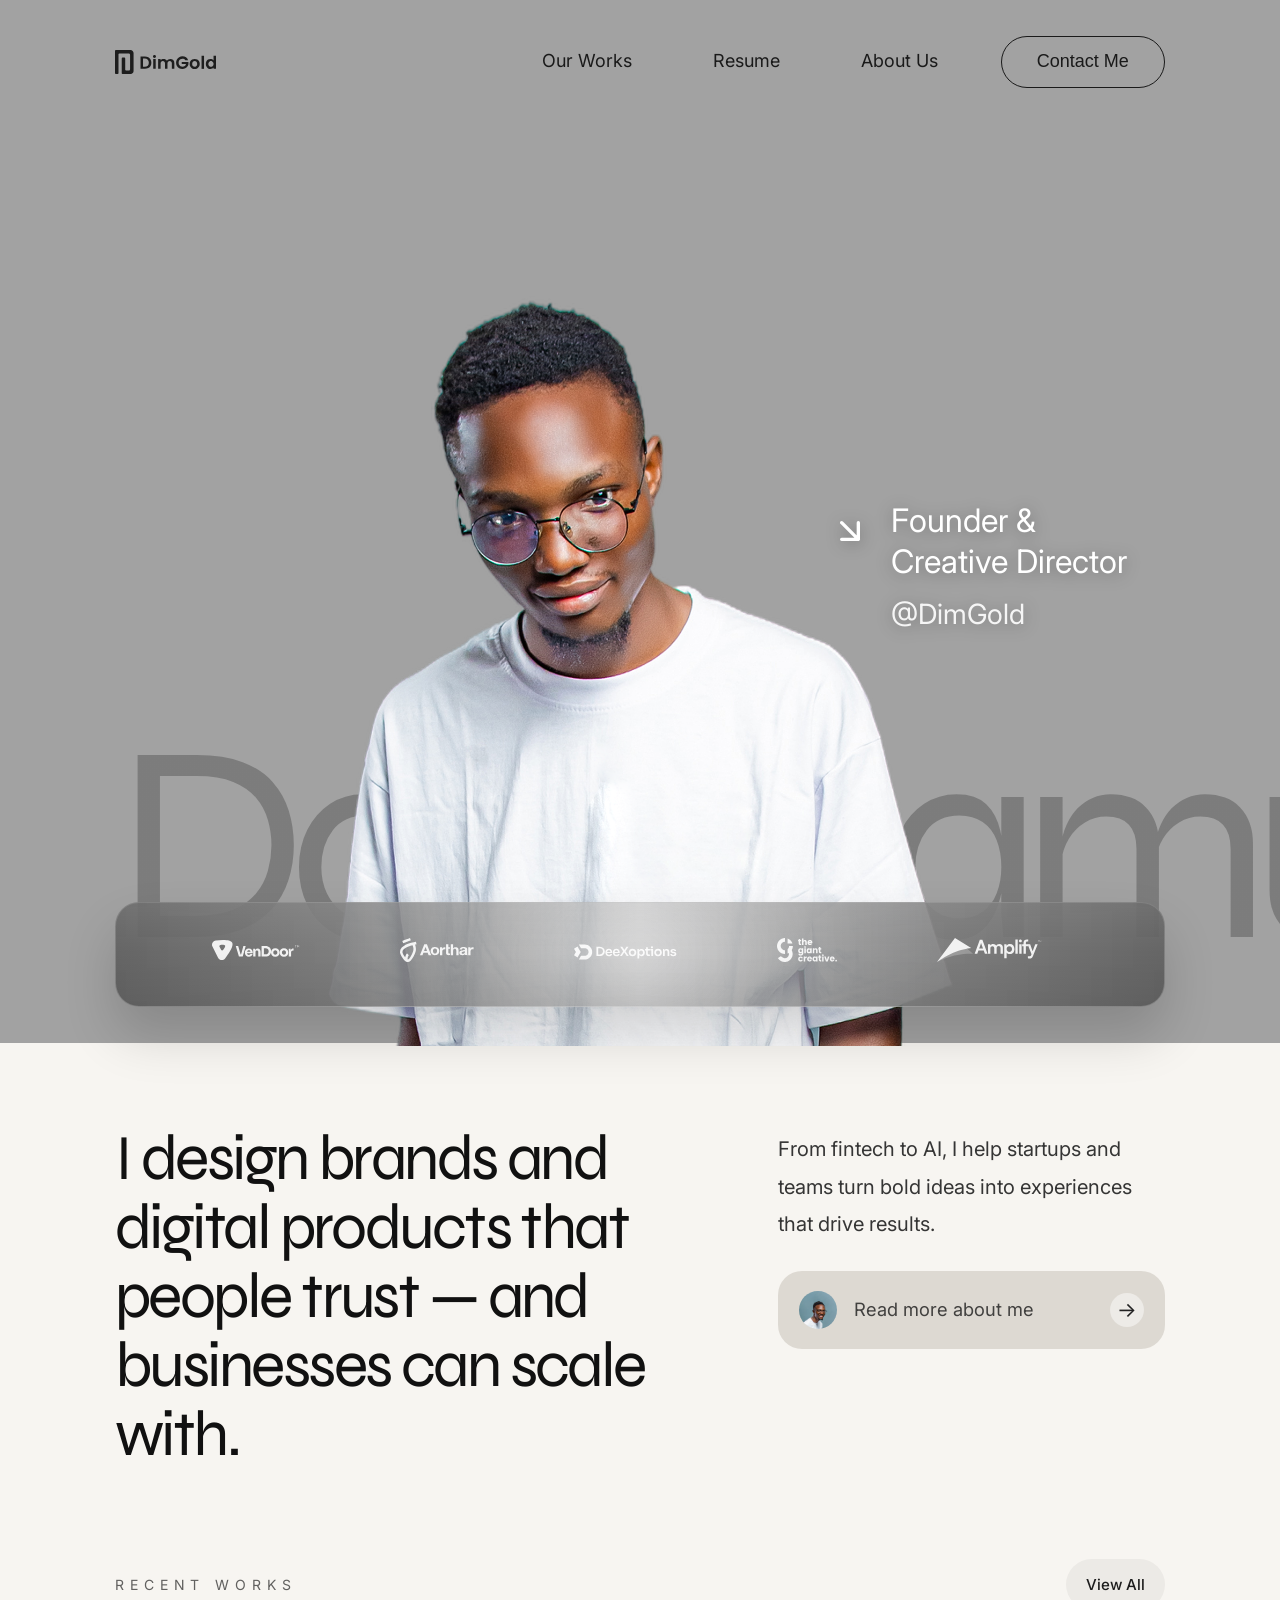
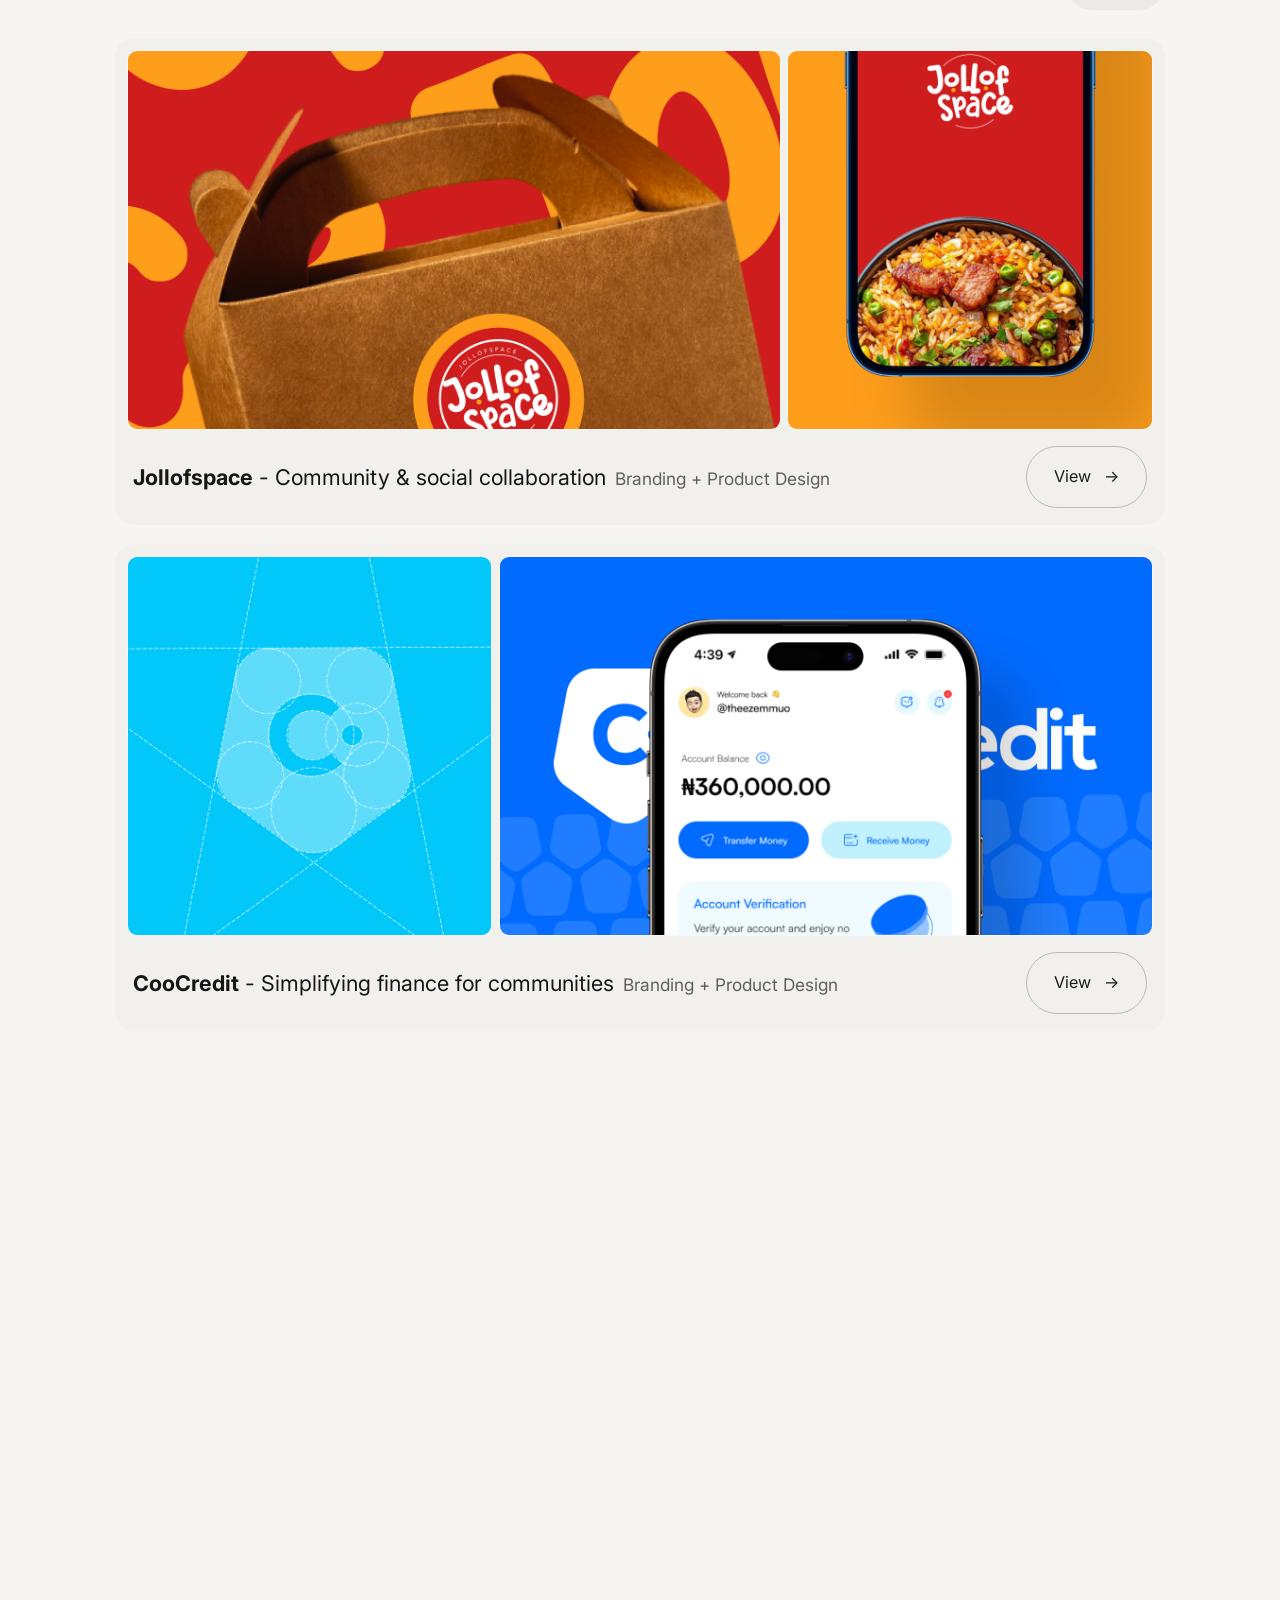
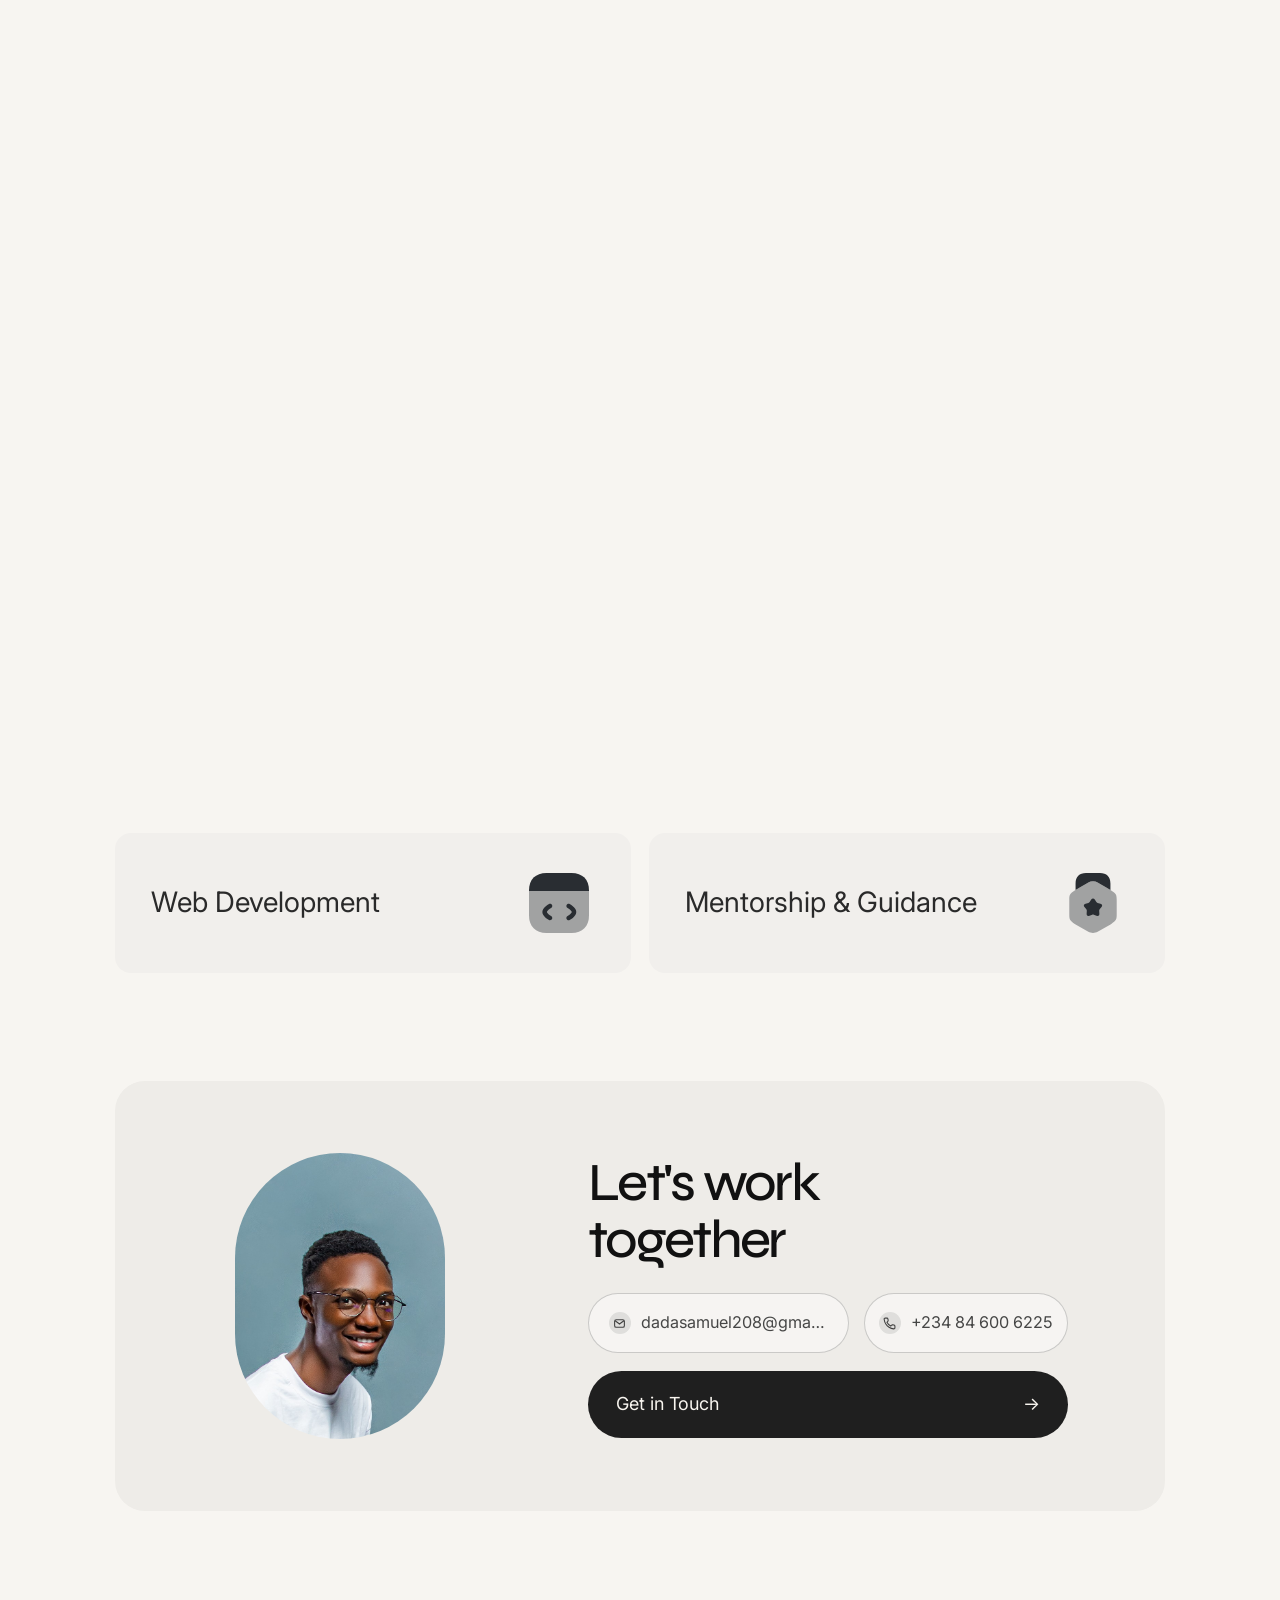
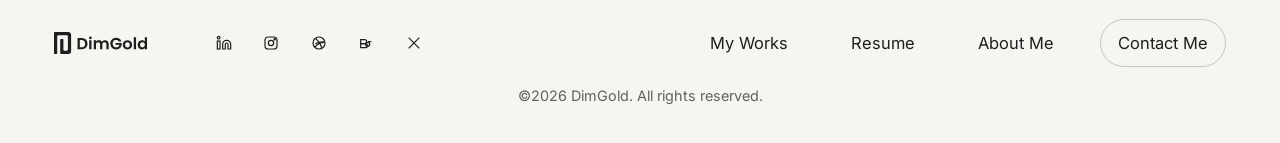
<file: index.html>
<!DOCTYPE html>
<html lang="en">
<head>
    <meta charset="UTF-8">
    <meta name="viewport" content="width=device-width, initial-scale=1.0">
    <title>DimGold - Portfolio</title>
    <link rel="icon" type="image/svg+xml" href="favicon.svg">
    <link rel="stylesheet" href="style.css">
    <link href="https://fonts.googleapis.com/css2?family=Syne:wght@400;600;700;800&family=Inter:wght@300;400;500&display=swap" rel="stylesheet">
    <link href="https://api.fontshare.com/v2/css?f[]=satoshi@400&display=swap" rel="stylesheet">
</head>
<body class="home-page">
    <div class="container">
        <header class="header">
            <div class="header-brand">
                <div class="logo">
                    <img src="logo/logo.svg" alt="DimGold">
                </div>
                <button class="menu-toggle" type="button" aria-expanded="false" aria-controls="site-nav" aria-label="Open menu">
                    <span></span>
                    <span></span>
                    <span></span>
                </button>
            </div>
            <nav class="nav" id="site-nav">
                <button class="nav-close" type="button" aria-label="Close menu" data-close-nav="true">
                    <span aria-hidden="true">&larr;</span>
                    <span>Back</span>
                </button>
                <a href="selected-works.html">Our Works</a>
                <a href="#resume">Resume</a>
                <a href="about.html">About Us</a>
                <button class="contact-btn">Contact Me</button>
            </nav>
            <button class="nav-backdrop" type="button" aria-label="Close menu"></button>
        </header>

        <section class="hero">
            <div class="hero-content">
                <div class="hero-image">
                    <img src="hero-image.png" alt="Creative Director">
                </div>
                <div class="hero-overlay">
                    <div class="hero-text">
                        <svg width="40" height="40" viewBox="0 0 24 24" fill="none" stroke="white" stroke-width="2" stroke-linecap="round" stroke-linejoin="round">
                            <path d="M7 7l10 10M17 7v10H7"/>
                        </svg>
                        <div class="hero-title">
                            <p class="subtitle">Founder &</p>
                            <p class="subtitle">Creative Director</p>
                            <p class="handle">@DimGold</p>
                        </div>
                    </div>
                </div>
                <div class="background-text">
                    <span>Dada Samuel Oladimeji  Dada Samuel Oladimeji  </span>
                </div>
            </div>
        </section>

        <section class="companies">
            <div class="company-strip">
                <div class="company-marquee">
                    <div class="company-track">
                        <div class="company-logo">
                            <img src="company_strip/Logo 1.svg" alt="Logo 1">
                        </div>
                        <div class="company-logo">
                            <img src="company_strip/Logo 2.svg" alt="Logo 2">
                        </div>
                        <div class="company-logo">
                            <img src="company_strip/Logo 3.svg" alt="Logo 3">
                        </div>
                        <div class="company-logo">
                            <img src="company_strip/Logo 4.svg" alt="Logo 4">
                        </div>
                        <div class="company-logo">
                            <img src="company_strip/Logo 5.svg" alt="Logo 5">
                        </div>
                    </div>
                    <div class="company-track" aria-hidden="true">
                        <div class="company-logo">
                            <img src="company_strip/Logo 6.svg" alt="Logo 6">
                        </div>
                        <div class="company-logo">
                            <img src="company_strip/Logo 7.svg" alt="Logo 7">
                        </div>
                        <div class="company-logo">
                            <img src="company_strip/Logo 8.svg" alt="Logo 8">
                        </div>
                        <div class="company-logo">
                            <img src="company_strip/Logo 9.svg" alt="Logo 9">
                        </div>
                        <div class="company-logo">
                            <img src="company_strip/Logo 10.svg" alt="Logo 10">
                        </div>
                    </div>
                </div>
            </div>
        </section>

        <section class="intro-section">
            <div class="intro-grid">
                <div class="intro-heading">
                    <h2>I design brands and digital products that people trust &mdash; and businesses can scale with.</h2>
                </div>
                <div class="intro-side">
                    <p class="intro-copy">From fintech to AI, I help startups and teams turn bold ideas into experiences that drive results.</p>
                    <a class="about-card" href="about.html" aria-label="Read more about me">
                        <div class="about-avatar" aria-hidden="true">
                            <img src="worktg.jpg" alt="">
                        </div>
                        <span class="about-card-text">Read more about me</span>
                        <span class="about-arrow" aria-hidden="true">&rarr;</span>
                    </a>
                </div>
            </div>
        </section>

        <section class="works-section" id="works">
            <div class="works-header">
                <p class="works-kicker">RECENT WORKS</p>
                <a class="works-all" href="selected-works.html">View All</a>
            </div>
            <div class="works-panel">
                <div class="works-gallery">
                    <div class="work-frame">
                        <img src="thumbnail/jollofspace_1.png" alt="Jollofspace thumbnail">
                    </div>
                    <div class="work-frame">
                        <img src="thumbnail/jollofspace_2.png" alt="Jollofspace thumbnail">
                    </div>
                </div>
                <div class="works-footer">
                    <div class="works-meta">
                        <p class="work-title"><strong>Jollofspace</strong> - Community & social collaboration</p>
                        <p class="work-category">Branding + Product Design</p>
                    </div>
                    <a class="work-view" href="jollofspace.html">
                        <span>View</span>
                        <span aria-hidden="true">&rarr;</span>
                    </a>
                </div>
            </div>
            <div class="works-panel works-panel-alt">
                <div class="works-gallery works-gallery-alt">
                    <div class="work-frame">
                        <img src="thumbnail/coocredit_1.png" alt="CooCredit thumbnail">
                    </div>
                    <div class="work-frame">
                        <img src="thumbnail/coocredit_2.png" alt="CooCredit thumbnail">
                    </div>
                </div>
                <div class="works-footer">
                    <div class="works-meta">
                        <p class="work-title"><strong>CooCredit</strong> - Simplifying finance for communities</p>
                        <p class="work-category">Branding + Product Design</p>
                    </div>
                    <a class="work-view" href="coming-soon.html?p=coocredit">
                        <span>View</span>
                        <span aria-hidden="true">&rarr;</span>
                    </a>
                </div>
            </div>
            <div class="works-panel">
                <div class="works-gallery">
                    <div class="work-frame">
                        <img src="thumbnail/stake_1.png" alt="Stakesmat AI thumbnail">
                    </div>
                    <div class="work-frame">
                        <img src="thumbnail/stake_2.png" alt="Stakesmat AI thumbnail">
                    </div>
                </div>
                <div class="works-footer">
                    <div class="works-meta">
                        <p class="work-title"><strong>Stakesmat AI</strong> - Predictive decision tools</p>
                        <p class="work-category">Branding + Product Design</p>
                    </div>
                    <a class="work-view" href="coming-soon.html?p=stakesmat">
                        <span>View</span>
                        <span aria-hidden="true">&rarr;</span>
                    </a>
                </div>
            </div>
        </section>

        <section class="testimonial-section">
            <div class="testimonial-wrap">
                <p class="testimonial-copy">DimGold's design transformed our product experience we went from idea to a scalable identity fast.</p>
                <div class="testimonial-person">
                    <div class="testimonial-avatar" aria-hidden="true">
                        <img src="worktg.jpg" alt="">
                    </div>
                    <div class="testimonial-meta">
                        <p class="testimonial-name">Peter Kolade</p>
                        <p class="testimonial-role">Founder, Amplify</p>
                    </div>
                </div>
            </div>
        </section>

        <section class="services-section" id="services">
            <div class="services-head">
                <h2>My Services</h2>
                <p>I don't just design I help you turn ideas into digital experiences people can trust and love. Here's how I can support you</p>
            </div>
            <div class="services-grid">
                <article class="service-card">
                    <p>Brand Design &amp; Strategy</p>
                    <span class="service-icon" aria-hidden="true">
                        <img src="logo/brand_design.svg" alt="">
                    </span>
                </article>
                <article class="service-card">
                    <p>Digital Product Design</p>
                    <span class="service-icon" aria-hidden="true">
                        <img src="logo/digital_product.svg" alt="">
                    </span>
                </article>
                <article class="service-card">
                    <p>Web Development</p>
                    <span class="service-icon" aria-hidden="true">
                        <img src="logo/web_development.svg" alt="">
                    </span>
                </article>
                <article class="service-card">
                    <p>Mentorship &amp; Guidance</p>
                    <span class="service-icon" aria-hidden="true">
                        <img src="logo/mentorship.svg" alt="">
                    </span>
                </article>
            </div>
        </section>

        <section class="cta-section" id="contact">
            <div class="cta-panel">
                <div class="cta-photo">
                    <img src="worktg.jpg" alt="DimGold portrait">
                </div>
                <div class="cta-content">
                    <h2>Let's work<br>together</h2>
                    <div class="cta-chips">
                        <a class="cta-chip cta-chip-email" href="mailto:dadasamuel208@gmail.com">
                            <span class="cta-chip-icon" aria-hidden="true">
                                <svg width="12" height="12" viewBox="0 0 24 24" fill="none" stroke="currentColor" stroke-width="2">
                                    <rect x="3" y="5" width="18" height="14" rx="3"></rect>
                                    <path d="M4 7l8 6 8-6"></path>
                                </svg>
                            </span>
                            <span>dadasamuel208@gmail.com</span>
                        </a>
                        <a class="cta-chip" href="tel:+234846002625">
                            <span class="cta-chip-icon" aria-hidden="true">
                                <svg width="12" height="12" viewBox="0 0 24 24" fill="none" stroke="currentColor" stroke-width="2">
                                    <path d="M22 16.9v3a2 2 0 0 1-2.2 2 19.8 19.8 0 0 1-8.6-3.1 19.5 19.5 0 0 1-6-6A19.8 19.8 0 0 1 2.1 4.2 2 2 0 0 1 4.1 2h3a2 2 0 0 1 2 1.7l.4 2.6a2 2 0 0 1-.6 1.8L7.3 9.7a16 16 0 0 0 7 7l1.6-1.6a2 2 0 0 1 1.8-.6l2.6.4a2 2 0 0 1 1.7 2z"></path>
                                </svg>
                            </span>
                            <span>+234 84 600 6225</span>
                        </a>
                    </div>
                    <a class="cta-button" href="mailto:dadasamuel208@gmail.com">
                        <span>Get in Touch</span>
                        <span aria-hidden="true">&rarr;</span>
                    </a>
                </div>
            </div>
        </section>

        <footer class="footer">
            <div class="footer-top">
                <a class="footer-brand" href="#">
                    <img src="logo/logo.svg" alt="DimGold">
                </a>

                <div class="footer-socials" aria-label="Social media links">
                    <a href="#" aria-label="LinkedIn">
                        <svg width="16" height="16" viewBox="0 0 24 24" fill="none" stroke="currentColor" stroke-width="1.8">
                            <path d="M16 8a6 6 0 0 1 6 6v7h-4v-7a2 2 0 0 0-2-2 2 2 0 0 0-2 2v7h-4v-7a6 6 0 0 1 6-6z"></path>
                            <rect x="2" y="9" width="4" height="12"></rect>
                            <circle cx="4" cy="4" r="2"></circle>
                        </svg>
                    </a>
                    <a href="#" aria-label="Instagram">
                        <svg width="16" height="16" viewBox="0 0 24 24" fill="none" stroke="currentColor" stroke-width="1.8">
                            <rect x="3" y="3" width="18" height="18" rx="5"></rect>
                            <circle cx="12" cy="12" r="4"></circle>
                            <circle cx="17.5" cy="6.5" r="1"></circle>
                        </svg>
                    </a>
                    <a href="#" aria-label="Dribbble">
                        <svg width="16" height="16" viewBox="0 0 24 24" fill="none" stroke="currentColor" stroke-width="1.8">
                            <circle cx="12" cy="12" r="9"></circle>
                            <path d="M7 5.5c4.5 3.3 7.6 8.1 9 13.6"></path>
                            <path d="M20.5 10.5c-5-.4-9.7.4-14 2.7"></path>
                            <path d="M6 18.2c3.3-4.3 7.9-6.8 13.8-7"></path>
                        </svg>
                    </a>
                    <a href="#" aria-label="Behance">
                        <svg width="16" height="16" viewBox="0 0 24 24" fill="none" stroke="currentColor" stroke-width="1.8">
                            <path d="M4 7h6a3 3 0 0 1 0 6H4z"></path>
                            <path d="M4 13h7a3 3 0 0 1 0 6H4z"></path>
                            <path d="M15 10h5"></path>
                            <path d="M14.5 17a3 3 0 1 0 0-6 3 3 0 0 0 0 6z"></path>
                        </svg>
                    </a>
                    <a href="#" aria-label="X">
                        <svg width="16" height="16" viewBox="0 0 24 24" fill="none" stroke="currentColor" stroke-width="1.8">
                            <path d="M4 4l16 16"></path>
                            <path d="M20 4L4 20"></path>
                        </svg>
                    </a>
                </div>

                <div class="footer-links">
                    <a href="selected-works.html">My Works</a>
                    <a href="#resume">Resume</a>
                    <a href="about.html">About Me</a>
                    <a class="footer-contact" href="#contact">Contact Me</a>
                </div>
            </div>
            <p class="footer-copy">&copy;2026 DimGold. All rights reserved.</p>
        </footer>
    </div>
    <script src="script.js"></script>
</body>
</html>
</file>
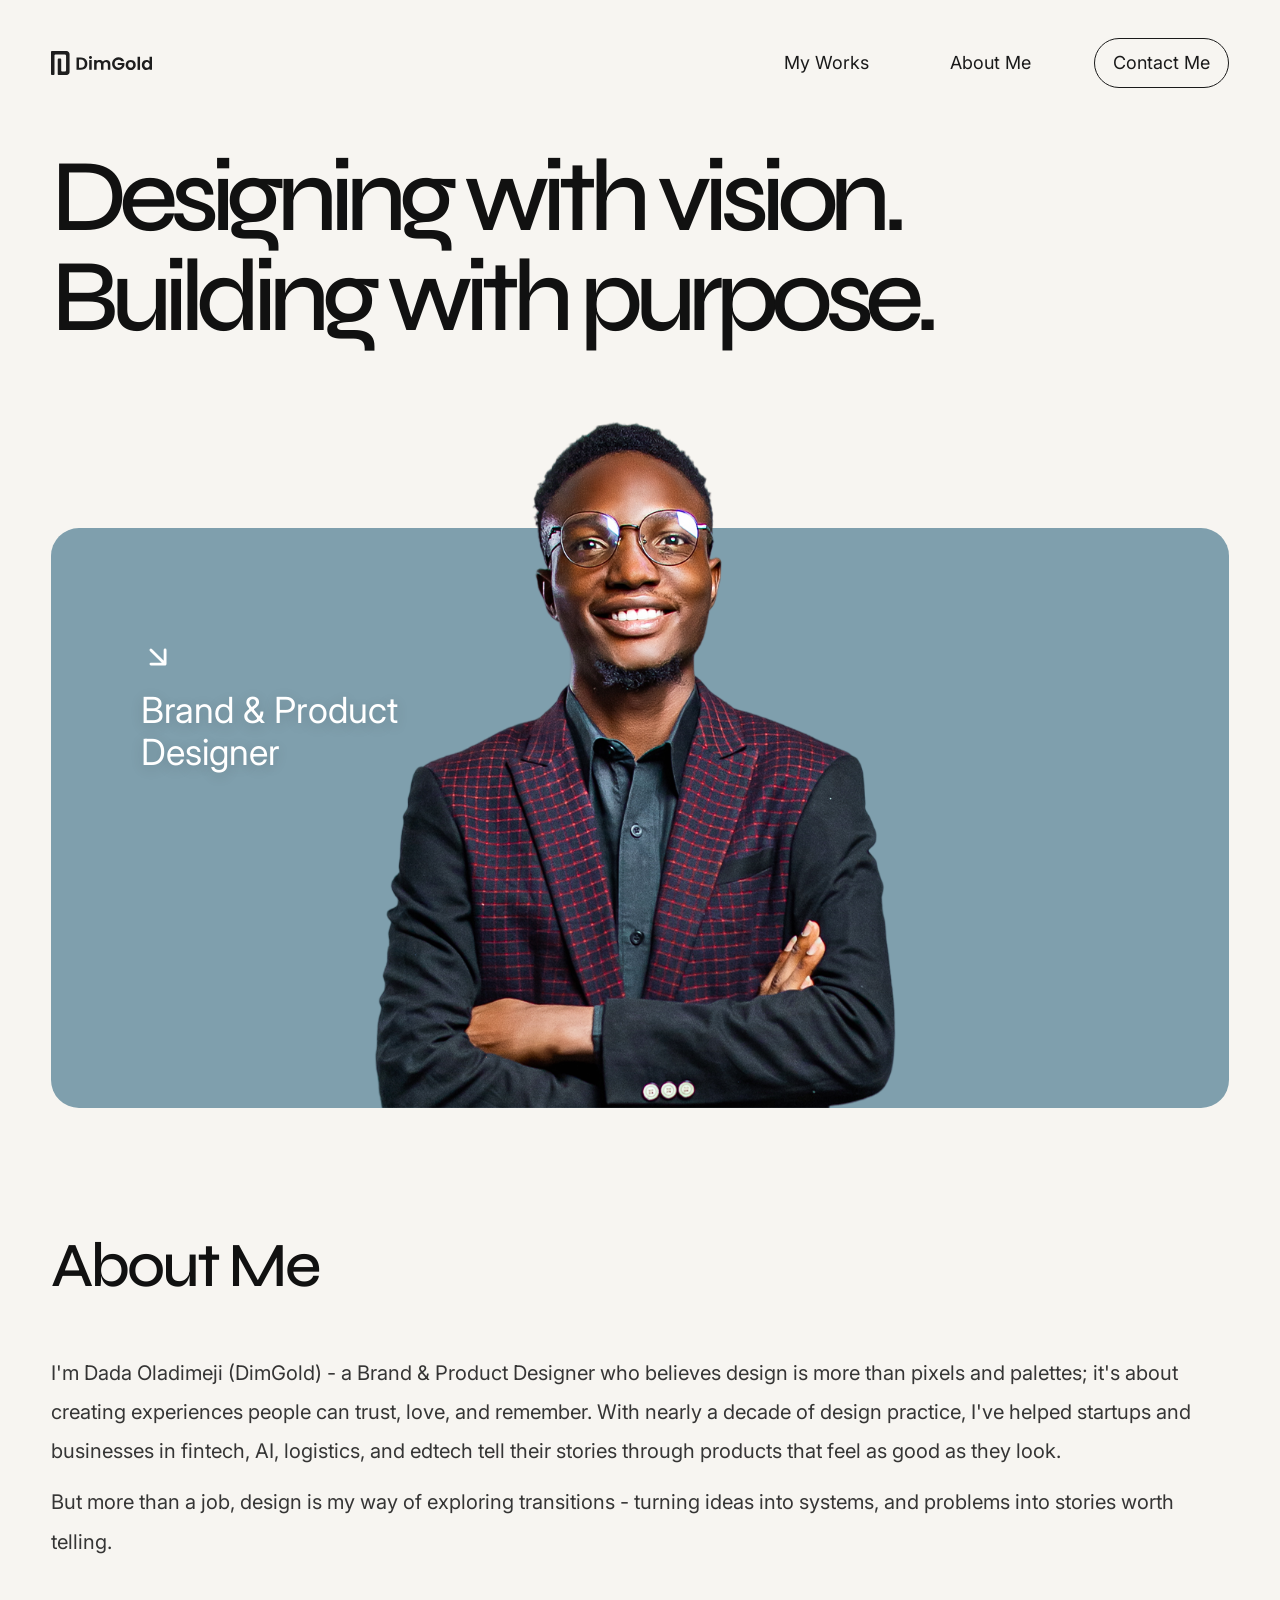
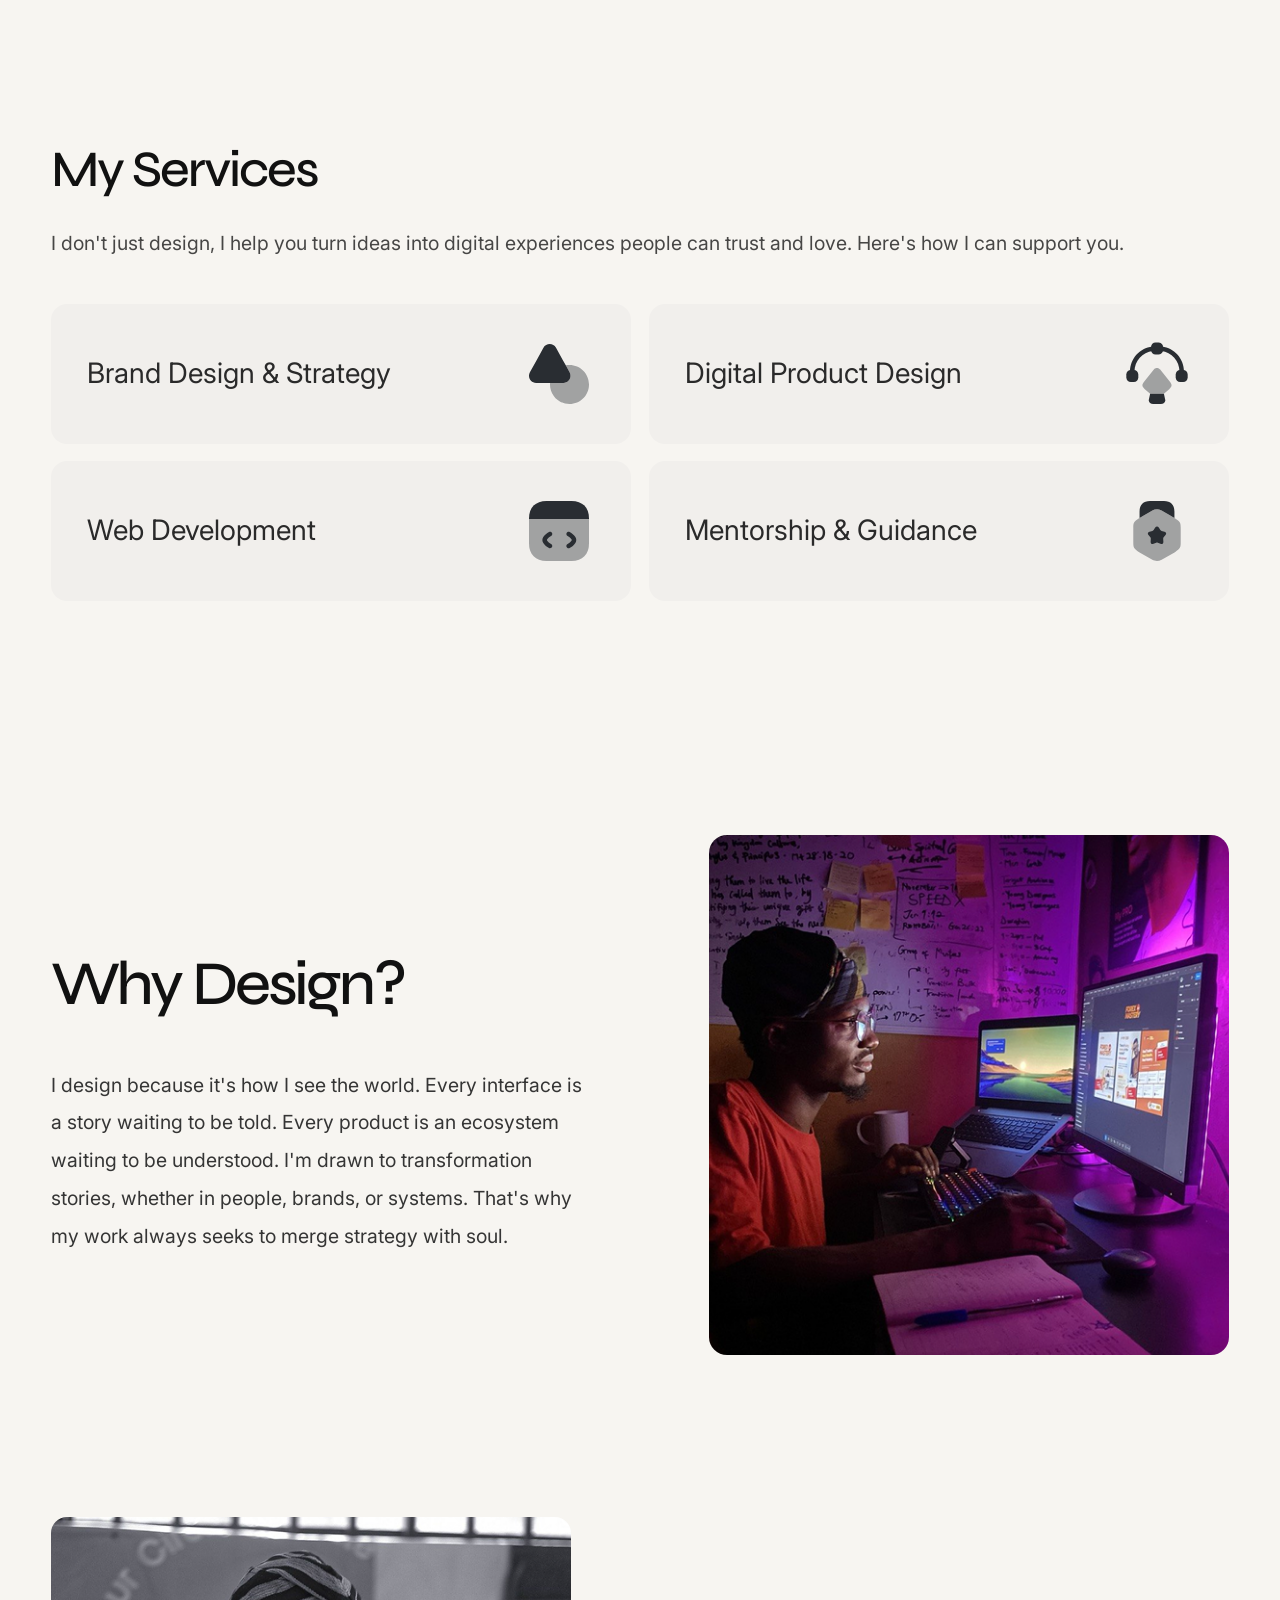
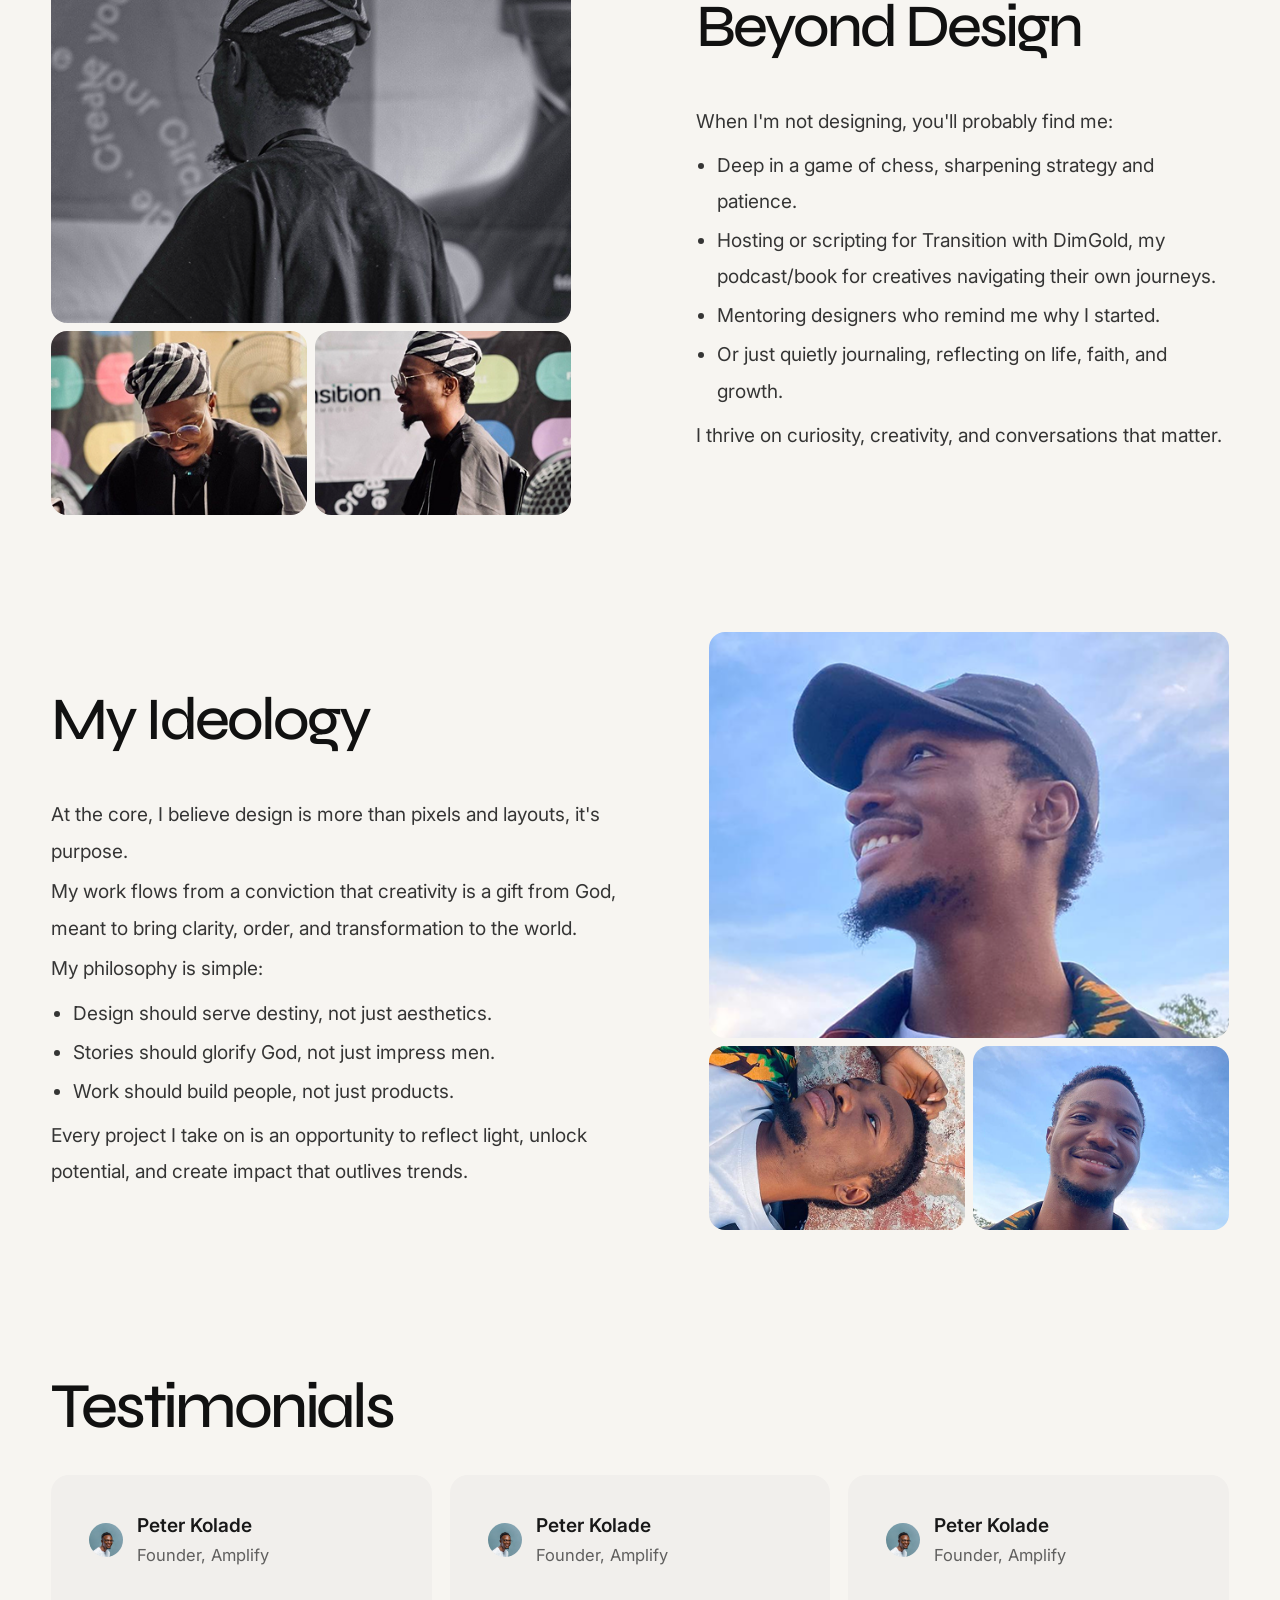
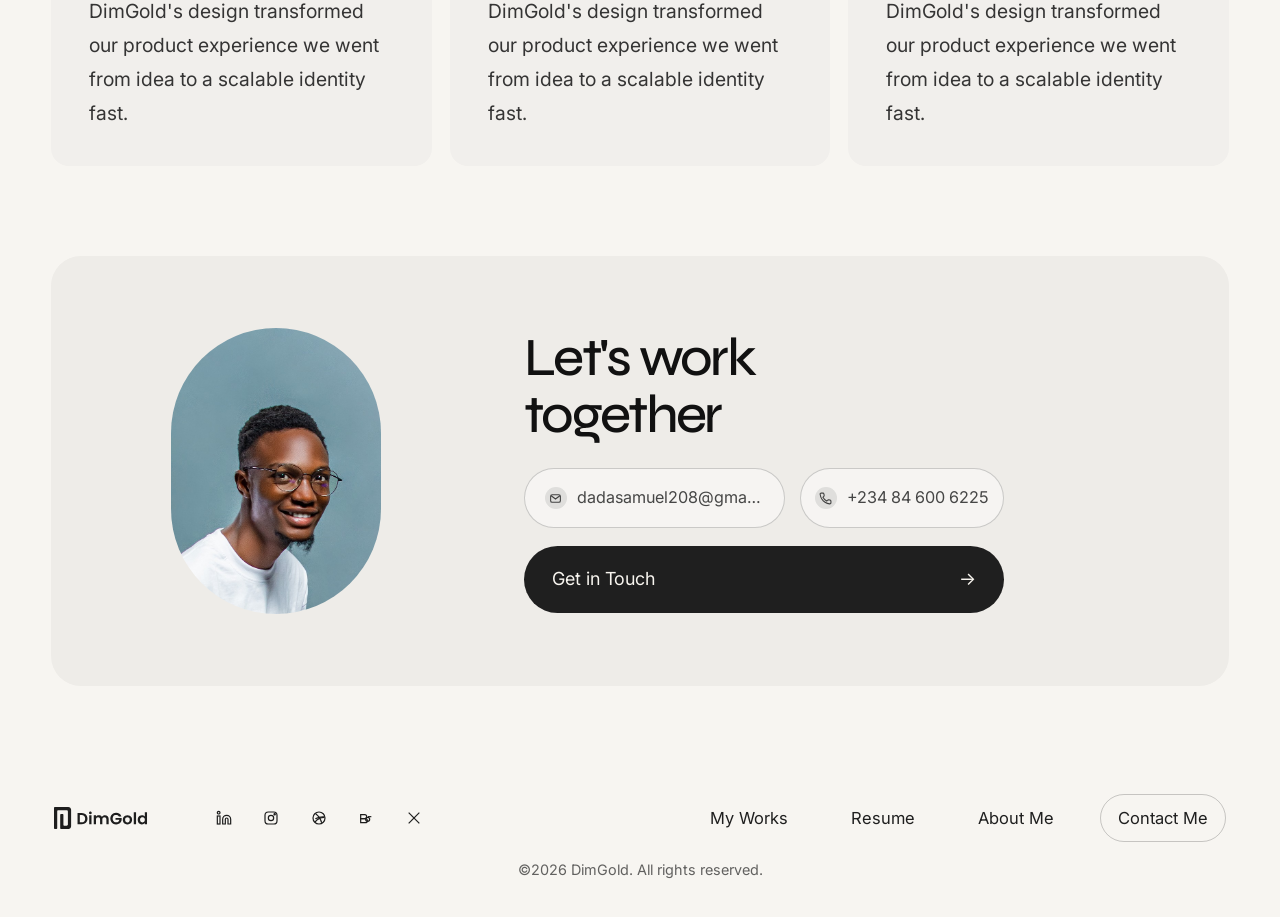
<file: about.html>
<!DOCTYPE html>
<html lang="en">
<head>
    <meta charset="UTF-8">
    <meta name="viewport" content="width=device-width, initial-scale=1.0">
    <title>DimGold - About Me</title>
    <link rel="icon" type="image/svg+xml" href="favicon.svg">
    <link rel="stylesheet" href="style.css">
    <link href="https://fonts.googleapis.com/css2?family=Syne:wght@400;600;700;800&family=Inter:wght@300;400;500&display=swap" rel="stylesheet">
    <link href="https://api.fontshare.com/v2/css?f[]=satoshi@400&display=swap" rel="stylesheet">
</head>
<body class="about-page">
    <div class="container">
        <header class="header works-page-header">
            <a class="logo" href="index.html">
                <img src="logo/logo.svg" alt="DimGold">
            </a>
            <nav class="nav">
                <a href="selected-works.html">My Works</a>
                <a href="about.html">About Me</a>
                <a class="contact-btn works-page-contact" href="index.html#contact">Contact Me</a>
            </nav>
        </header>

        <section class="about-hero">
            <div class="about-hero-inner">
                <h1>Designing with vision.<br>Building with purpose.</h1>

                <div class="about-hero-card">
                    <div class="about-hero-figure">
                        <img src="about_page_img/about_me.png" alt="DimGold brand and product designer portrait">
                    </div>
                    <div class="about-hero-overlay">
                        <svg width="34" height="34" viewBox="0 0 24 24" fill="none" stroke="white" stroke-width="2" stroke-linecap="round" stroke-linejoin="round" aria-hidden="true">
                            <path d="M7 7l10 10M17 7v10H7"/>
                        </svg>
                        <p>Brand &amp; Product<br>Designer</p>
                    </div>
                </div>
            </div>
        </section>

        <section class="about-story-section">
            <div class="about-story-inner">
                <div class="about-story-copy">
                    <h2>About Me</h2>
                    <p>I'm Dada Oladimeji (DimGold) - a Brand &amp; Product Designer who believes design is more than pixels and palettes; it's about creating experiences people can trust, love, and remember. With nearly a decade of design practice, I've helped startups and businesses in fintech, AI, logistics, and edtech tell their stories through products that feel as good as they look.</p>
                    <p>But more than a job, design is my way of exploring transitions - turning ideas into systems, and problems into stories worth telling.</p>
                </div>
            </div>
        </section>

        <section class="services-section about-services-section" id="services">
            <div class="services-head about-services-head">
                <span class="about-services-mark" aria-hidden="true">
                    <svg width="18" height="18" viewBox="0 0 24 24" fill="none" stroke="currentColor" stroke-width="1.8" stroke-linecap="round" stroke-linejoin="round">
                        <rect x="5" y="5" width="14" height="14" rx="4"></rect>
                        <path d="M10 9l5 3-5 3V9z"></path>
                    </svg>
                </span>
                <h2>My Services</h2>
                <p>I don't just design, I help you turn ideas into digital experiences people can trust and love. Here's how I can support you.</p>
            </div>
            <div class="services-grid">
                <article class="service-card">
                    <p>Brand Design &amp; Strategy</p>
                    <span class="service-icon" aria-hidden="true">
                        <img src="logo/brand_design.svg" alt="">
                    </span>
                </article>
                <article class="service-card">
                    <p>Digital Product Design</p>
                    <span class="service-icon" aria-hidden="true">
                        <img src="logo/digital_product.svg" alt="">
                    </span>
                </article>
                <article class="service-card">
                    <p>Web Development</p>
                    <span class="service-icon" aria-hidden="true">
                        <img src="logo/web_development.svg" alt="">
                    </span>
                </article>
                <article class="service-card">
                    <p>Mentorship &amp; Guidance</p>
                    <span class="service-icon" aria-hidden="true">
                        <img src="logo/mentorship.svg" alt="">
                    </span>
                </article>
            </div>
        </section>

        <section class="why-design-section">
            <div class="why-design-inner">
                <div class="why-design-copy">
                    <h2>Why Design?</h2>
                    <p>I design because it's how I see the world. Every interface is a story waiting to be told. Every product is an ecosystem waiting to be understood. I'm drawn to transformation stories, whether in people, brands, or systems. That's why my work always seeks to merge strategy with soul.</p>
                </div>
                <div class="why-design-frame">
                    <img src="about_page_img/why_design.png" alt="Illustration representing why design matters">
                </div>
            </div>
        </section>

        <section class="about-grid-section about-grid-section-left">
            <div class="about-grid-inner">
                <div class="about-grid-frames" aria-hidden="true">
                    <div class="about-grid-frame about-grid-frame-large">
                        <img src="about_page_img/beyond_design_1.png" alt="">
                    </div>
                    <div class="about-grid-frame about-grid-frame-small">
                        <img src="about_page_img/beyond_design_2.png" alt="">
                    </div>
                    <div class="about-grid-frame about-grid-frame-small">
                        <img src="about_page_img/beyond_design_3.png" alt="">
                    </div>
                </div>
                <div class="about-grid-copy">
                    <h2>Beyond Design</h2>
                    <p>When I'm not designing, you'll probably find me:</p>
                    <ul>
                        <li>Deep in a game of chess, sharpening strategy and patience.</li>
                        <li>Hosting or scripting for Transition with DimGold, my podcast/book for creatives navigating their own journeys.</li>
                        <li>Mentoring designers who remind me why I started.</li>
                        <li>Or just quietly journaling, reflecting on life, faith, and growth.</li>
                    </ul>
                    <p>I thrive on curiosity, creativity, and conversations that matter.</p>
                </div>
            </div>
        </section>

        <section class="about-grid-section about-grid-section-right">
            <div class="about-grid-inner">
                <div class="about-grid-copy">
                    <h2>My Ideology</h2>
                    <p>At the core, I believe design is more than pixels and layouts, it's purpose.</p>
                    <p>My work flows from a conviction that creativity is a gift from God, meant to bring clarity, order, and transformation to the world.</p>
                    <p>My philosophy is simple:</p>
                    <ul>
                        <li>Design should serve destiny, not just aesthetics.</li>
                        <li>Stories should glorify God, not just impress men.</li>
                        <li>Work should build people, not just products.</li>
                    </ul>
                    <p>Every project I take on is an opportunity to reflect light, unlock potential, and create impact that outlives trends.</p>
                </div>
                <div class="about-grid-frames" aria-hidden="true">
                    <div class="about-grid-frame about-grid-frame-large">
                        <img src="about_page_img/ideology_1.png" alt="">
                    </div>
                    <div class="about-grid-frame about-grid-frame-small">
                        <img src="about_page_img/ideology_2.png" alt="">
                    </div>
                    <div class="about-grid-frame about-grid-frame-small">
                        <img src="about_page_img/ideology_3.png" alt="">
                    </div>
                </div>
            </div>
        </section>

        <section class="works-testimonials-section about-works-testimonials-section">
            <div class="works-testimonials-head">
                <h2>Testimonials</h2>
            </div>
            <div class="works-testimonials-grid">
                <article class="works-testimonial-card">
                    <div class="works-testimonial-top">
                        <div class="works-testimonial-avatar" aria-hidden="true">
                            <img src="worktg.jpg" alt="">
                        </div>
                        <div class="works-testimonial-meta">
                            <p class="works-testimonial-name">Peter Kolade</p>
                            <p class="works-testimonial-role">Founder, Amplify</p>
                        </div>
                    </div>
                    <p class="works-testimonial-copy">DimGold's design transformed our product experience we went from idea to a scalable identity fast.</p>
                </article>

                <article class="works-testimonial-card">
                    <div class="works-testimonial-top">
                        <div class="works-testimonial-avatar" aria-hidden="true">
                            <img src="worktg.jpg" alt="">
                        </div>
                        <div class="works-testimonial-meta">
                            <p class="works-testimonial-name">Peter Kolade</p>
                            <p class="works-testimonial-role">Founder, Amplify</p>
                        </div>
                    </div>
                    <p class="works-testimonial-copy">DimGold's design transformed our product experience we went from idea to a scalable identity fast.</p>
                </article>

                <article class="works-testimonial-card">
                    <div class="works-testimonial-top">
                        <div class="works-testimonial-avatar" aria-hidden="true">
                            <img src="worktg.jpg" alt="">
                        </div>
                        <div class="works-testimonial-meta">
                            <p class="works-testimonial-name">Peter Kolade</p>
                            <p class="works-testimonial-role">Founder, Amplify</p>
                        </div>
                    </div>
                    <p class="works-testimonial-copy">DimGold's design transformed our product experience we went from idea to a scalable identity fast.</p>
                </article>
            </div>
        </section>

        <section class="cta-section" id="contact">
            <div class="cta-panel">
                <div class="cta-photo">
                    <img src="worktg.jpg" alt="DimGold portrait">
                </div>
                <div class="cta-content">
                    <h2>Let's work<br>together</h2>
                    <div class="cta-chips">
                        <a class="cta-chip cta-chip-email" href="mailto:dadasamuel208@gmail.com">
                            <span class="cta-chip-icon" aria-hidden="true">
                                <svg width="12" height="12" viewBox="0 0 24 24" fill="none" stroke="currentColor" stroke-width="2">
                                    <rect x="3" y="5" width="18" height="14" rx="3"></rect>
                                    <path d="M4 7l8 6 8-6"></path>
                                </svg>
                            </span>
                            <span>dadasamuel208@gmail.com</span>
                        </a>
                        <a class="cta-chip" href="tel:+234846002625">
                            <span class="cta-chip-icon" aria-hidden="true">
                                <svg width="12" height="12" viewBox="0 0 24 24" fill="none" stroke="currentColor" stroke-width="2">
                                    <path d="M22 16.9v3a2 2 0 0 1-2.2 2 19.8 19.8 0 0 1-8.6-3.1 19.5 19.5 0 0 1-6-6A19.8 19.8 0 0 1 2.1 4.2 2 2 0 0 1 4.1 2h3a2 2 0 0 1 2 1.7l.4 2.6a2 2 0 0 1-.6 1.8L7.3 9.7a16 16 0 0 0 7 7l1.6-1.6a2 2 0 0 1 1.8-.6l2.6.4a2 2 0 0 1 1.7 2z"></path>
                                </svg>
                            </span>
                            <span>+234 84 600 6225</span>
                        </a>
                    </div>
                    <a class="cta-button" href="mailto:dadasamuel208@gmail.com">
                        <span>Get in Touch</span>
                        <span aria-hidden="true">&rarr;</span>
                    </a>
                </div>
            </div>
        </section>

        <footer class="footer">
            <div class="footer-top">
                <a class="footer-brand" href="#">
                    <img src="logo/logo.svg" alt="DimGold">
                </a>

                <div class="footer-socials" aria-label="Social media links">
                    <a href="#" aria-label="LinkedIn">
                        <svg width="16" height="16" viewBox="0 0 24 24" fill="none" stroke="currentColor" stroke-width="1.8">
                            <path d="M16 8a6 6 0 0 1 6 6v7h-4v-7a2 2 0 0 0-2-2 2 2 0 0 0-2 2v7h-4v-7a6 6 0 0 1 6-6z"></path>
                            <rect x="2" y="9" width="4" height="12"></rect>
                            <circle cx="4" cy="4" r="2"></circle>
                        </svg>
                    </a>
                    <a href="#" aria-label="Instagram">
                        <svg width="16" height="16" viewBox="0 0 24 24" fill="none" stroke="currentColor" stroke-width="1.8">
                            <rect x="3" y="3" width="18" height="18" rx="5"></rect>
                            <circle cx="12" cy="12" r="4"></circle>
                            <circle cx="17.5" cy="6.5" r="1"></circle>
                        </svg>
                    </a>
                    <a href="#" aria-label="Dribbble">
                        <svg width="16" height="16" viewBox="0 0 24 24" fill="none" stroke="currentColor" stroke-width="1.8">
                            <circle cx="12" cy="12" r="9"></circle>
                            <path d="M7 5.5c4.5 3.3 7.6 8.1 9 13.6"></path>
                            <path d="M20.5 10.5c-5-.4-9.7.4-14 2.7"></path>
                            <path d="M6 18.2c3.3-4.3 7.9-6.8 13.8-7"></path>
                        </svg>
                    </a>
                    <a href="#" aria-label="Behance">
                        <svg width="16" height="16" viewBox="0 0 24 24" fill="none" stroke="currentColor" stroke-width="1.8">
                            <path d="M4 7h6a3 3 0 0 1 0 6H4z"></path>
                            <path d="M4 13h7a3 3 0 0 1 0 6H4z"></path>
                            <path d="M15 10h5"></path>
                            <path d="M14.5 17a3 3 0 1 0 0-6 3 3 0 0 0 0 6z"></path>
                        </svg>
                    </a>
                    <a href="#" aria-label="X">
                        <svg width="16" height="16" viewBox="0 0 24 24" fill="none" stroke="currentColor" stroke-width="1.8">
                            <path d="M4 4l16 16"></path>
                            <path d="M20 4L4 20"></path>
                        </svg>
                    </a>
                </div>

                <div class="footer-links">
                    <a href="selected-works.html">My Works</a>
                    <a href="#resume">Resume</a>
                    <a href="about.html">About Me</a>
                    <a class="footer-contact" href="#contact">Contact Me</a>
                </div>
            </div>
            <p class="footer-copy">&copy;2026 DimGold. All rights reserved.</p>
        </footer>
    </div>
    <script src="script.js"></script>
</body>
</html>
</file>
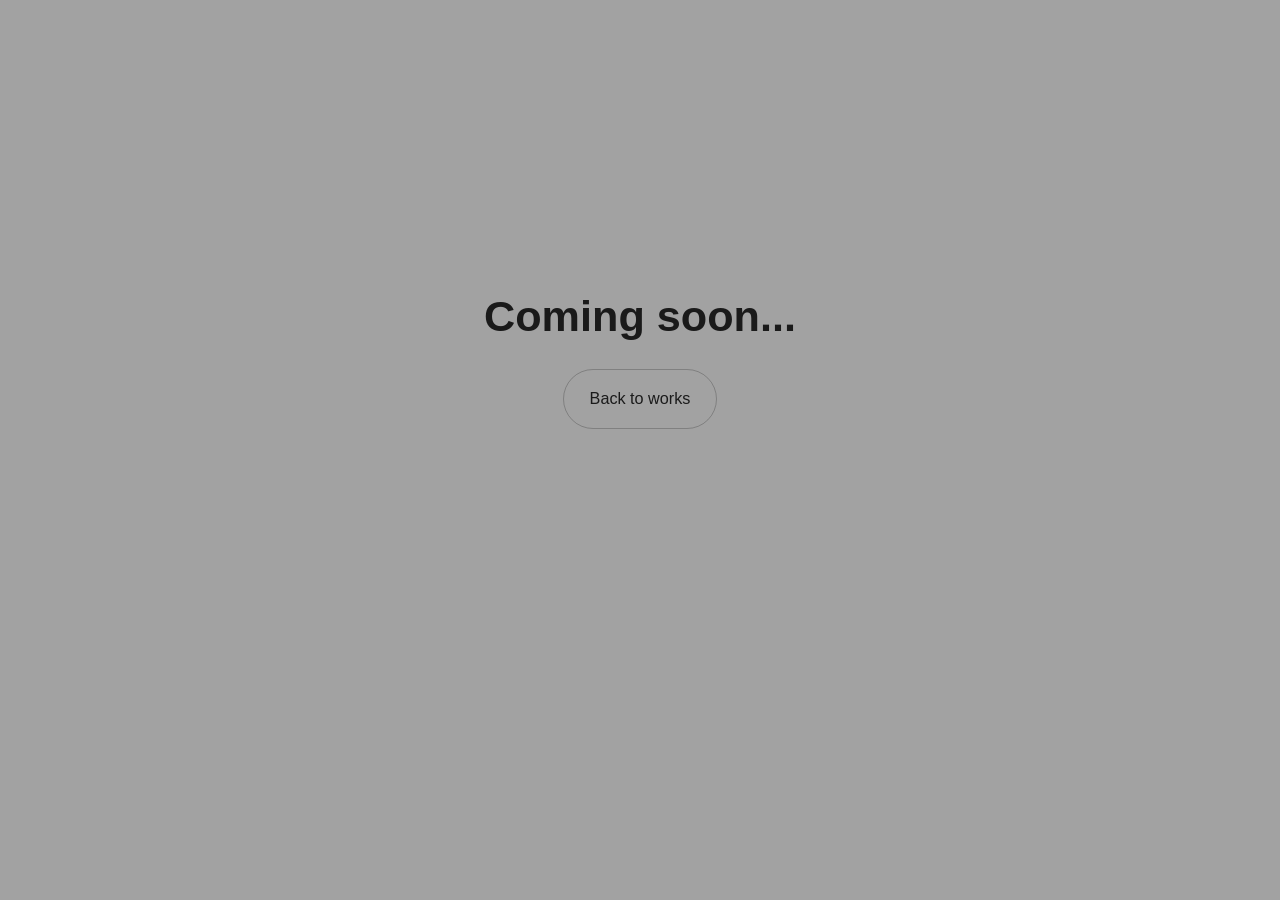
<file: coming-soon.html>
<!DOCTYPE html>
<html lang="en">
<head>
  <meta charset="utf-8">
  <meta name="viewport" content="width=device-width,initial-scale=1">
  <title>Coming soon</title>
  <link rel="stylesheet" href="style.css">
</head>
<body>
  <main style="min-height:80vh; display:flex; align-items:center; justify-content:center;">
    <div style="text-align:center; padding:2rem;">
      <h1 id="cs-title" style="font-size:2.4rem; margin-bottom:1rem;">Coming soon...</h1>
      <p id="cs-sub" style="color:var(--text-muted); margin-bottom:1.25rem; display:none;">This project page is being prepared. Check back soon.</p>
      <a class="work-view" id="cs-back" href="selected-works.html" style="display:inline-block; padding:0.9rem 1.4rem; border-radius:999px; text-decoration:none;">Back to works</a>
    </div>
  </main>

  <script>
    (function(){
      const params = new URLSearchParams(location.search);
      const slug = (params.get('p') || '').toLowerCase();
      const map = {
        'jollofspace': 'Jollofspace',
        'coocredit': 'CooCredit',
        'stakesmat': 'Stakesmat AI',
        'stakesmart': 'Stakesmart'
      };
      if(slug && map[slug]){
        document.getElementById('cs-title').textContent = map[slug] + ' — Coming soon...';
        document.getElementById('cs-sub').style.display = 'block';
      }
    })();
  </script>
</body>
</html>
</file>
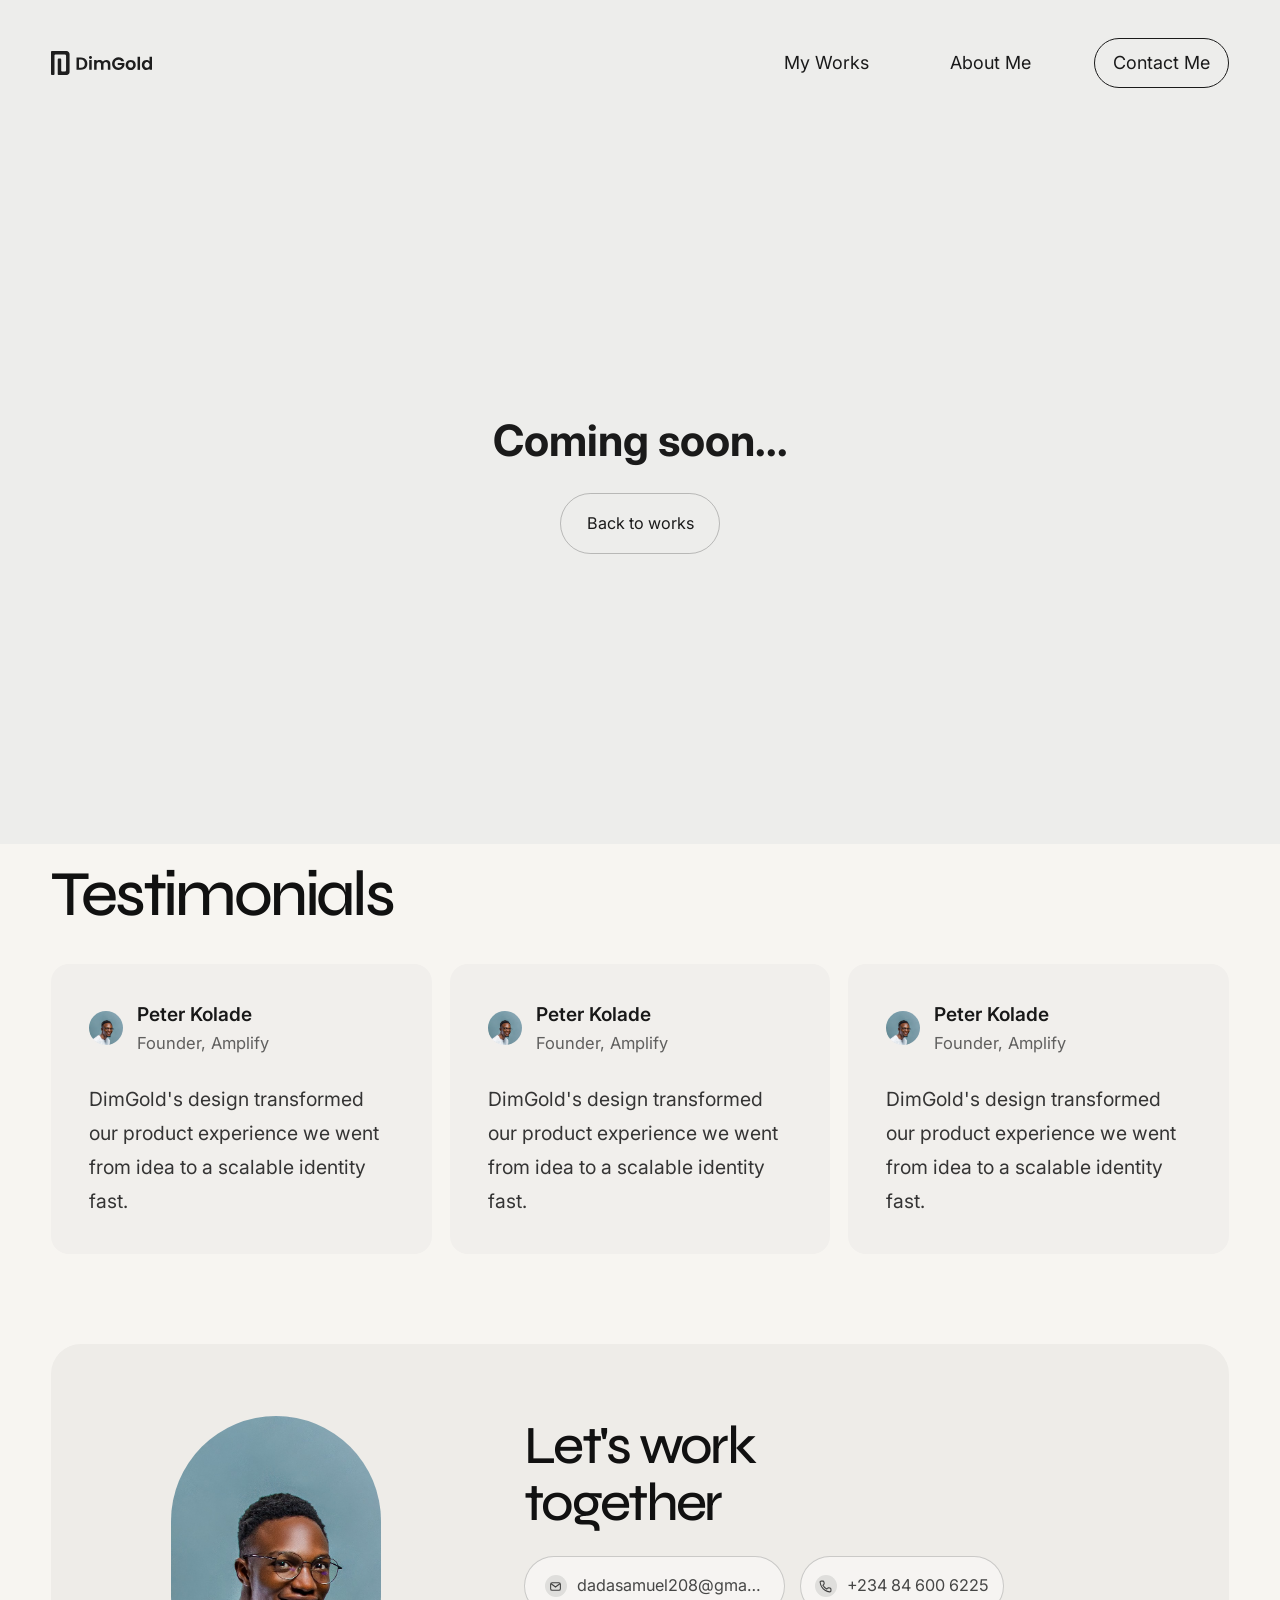
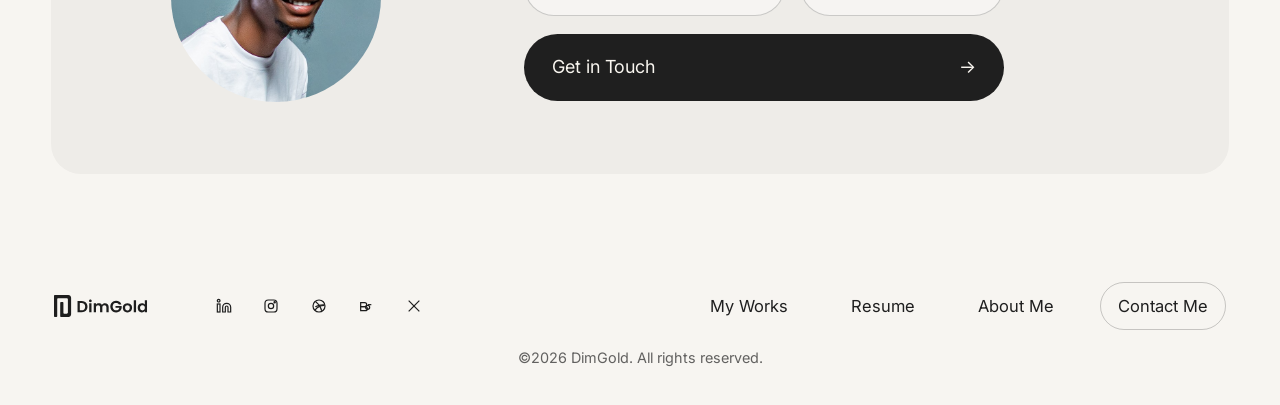
<file: coocredit.html>
<!DOCTYPE html>
<html lang="en">
<head>
    <meta charset="UTF-8">
    <meta name="viewport" content="width=device-width, initial-scale=1.0">
    <title>DimGold - CooCredit</title>
    <link rel="icon" type="image/svg+xml" href="favicon.svg">
    <link rel="stylesheet" href="style.css">
    <link href="https://fonts.googleapis.com/css2?family=Syne:wght@400;600;700;800&family=Inter:wght@300;400;500&display=swap" rel="stylesheet">
    <link href="https://api.fontshare.com/v2/css?f[]=satoshi@400&display=swap" rel="stylesheet">
</head>
<body class="project-page">
    <div class="container">
        <header class="header works-page-header">
            <a class="logo" href="index.html">
                <img src="logo/logo.svg" alt="DimGold">
            </a>
            <nav class="nav">
                <a href="selected-works.html">My Works</a>
                <a href="about.html">About Me</a>
                <a class="contact-btn works-page-contact" href="index.html#contact">Contact Me</a>
            </nav>
        </header>

        <main style="min-height:80vh; display:flex; align-items:center; justify-content:center;">
            <div style="text-align:center; padding:2rem;">
                <h1 style="font-size:2.4rem; margin-bottom:1rem;">Coming soon...</h1>
                <a class="work-view" href="selected-works.html" style="display:inline-block; padding:0.9rem 1.4rem; border-radius:999px; text-decoration:none;">Back to works</a>
            </div>
        </main>

        <section class="works-testimonials-section project-testimonials-section">
            <div class="works-testimonials-head">
                <h2>Testimonials</h2>
            </div>
            <div class="works-testimonials-grid">
                <article class="works-testimonial-card">
                    <div class="works-testimonial-top">
                        <div class="works-testimonial-avatar" aria-hidden="true">
                            <img src="worktg.jpg" alt="">
                        </div>
                        <div class="works-testimonial-meta">
                            <p class="works-testimonial-name">Peter Kolade</p>
                            <p class="works-testimonial-role">Founder, Amplify</p>
                        </div>
                    </div>
                    <p class="works-testimonial-copy">DimGold's design transformed our product experience we went from idea to a scalable identity fast.</p>
                </article>

                <article class="works-testimonial-card">
                    <div class="works-testimonial-top">
                        <div class="works-testimonial-avatar" aria-hidden="true">
                            <img src="worktg.jpg" alt="">
                        </div>
                        <div class="works-testimonial-meta">
                            <p class="works-testimonial-name">Peter Kolade</p>
                            <p class="works-testimonial-role">Founder, Amplify</p>
                        </div>
                    </div>
                    <p class="works-testimonial-copy">DimGold's design transformed our product experience we went from idea to a scalable identity fast.</p>
                </article>

                <article class="works-testimonial-card">
                    <div class="works-testimonial-top">
                        <div class="works-testimonial-avatar" aria-hidden="true">
                            <img src="worktg.jpg" alt="">
                        </div>
                        <div class="works-testimonial-meta">
                            <p class="works-testimonial-name">Peter Kolade</p>
                            <p class="works-testimonial-role">Founder, Amplify</p>
                        </div>
                    </div>
                    <p class="works-testimonial-copy">DimGold's design transformed our product experience we went from idea to a scalable identity fast.</p>
                </article>
            </div>
        </section>

        <section class="cta-section" id="contact">
            <div class="cta-panel">
                <div class="cta-photo">
                    <img src="worktg.jpg" alt="DimGold portrait">
                </div>
                <div class="cta-content">
                    <h2>Let's work<br>together</h2>
                    <div class="cta-chips">
                        <a class="cta-chip cta-chip-email" href="mailto:dadasamuel208@gmail.com">
                            <span class="cta-chip-icon" aria-hidden="true">
                                <svg width="12" height="12" viewBox="0 0 24 24" fill="none" stroke="currentColor" stroke-width="2">
                                    <rect x="3" y="5" width="18" height="14" rx="3"></rect>
                                    <path d="M4 7l8 6 8-6"></path>
                                </svg>
                            </span>
                            <span>dadasamuel208@gmail.com</span>
                        </a>
                        <a class="cta-chip" href="tel:+234846002625">
                            <span class="cta-chip-icon" aria-hidden="true">
                                <svg width="12" height="12" viewBox="0 0 24 24" fill="none" stroke="currentColor" stroke-width="2">
                                    <path d="M22 16.9v3a2 2 0 0 1-2.2 2 19.8 19.8 0 0 1-8.6-3.1 19.5 19.5 0 0 1-6-6A19.8 19.8 0 0 1 2.1 4.2 2 2 0 0 1 4.1 2h3a2 2 0 0 1 2 1.7l.4 2.6a2 2 0 0 1-.6 1.8L7.3 9.7a16 16 0 0 0 7 7l1.6-1.6a2 2 0 0 1 1.8-.6l2.6.4a2 2 0 0 1 1.7 2z"></path>
                                </svg>
                            </span>
                            <span>+234 84 600 6225</span>
                        </a>
                    </div>
                    <a class="cta-button" href="mailto:dadasamuel208@gmail.com">
                        <span>Get in Touch</span>
                        <span aria-hidden="true">&rarr;</span>
                    </a>
                </div>
            </div>
        </section>

        <footer class="footer">
            <div class="footer-top">
                <a class="footer-brand" href="#">
                    <img src="logo/logo.svg" alt="DimGold">
                </a>

                <div class="footer-socials" aria-label="Social media links">
                    <a href="#" aria-label="LinkedIn">
                        <svg width="16" height="16" viewBox="0 0 24 24" fill="none" stroke="currentColor" stroke-width="1.8">
                            <path d="M16 8a6 6 0 0 1 6 6v7h-4v-7a2 2 0 0 0-2-2 2 2 0 0 0-2 2v7h-4v-7a6 6 0 0 1 6-6z"></path>
                            <rect x="2" y="9" width="4" height="12"></rect>
                            <circle cx="4" cy="4" r="2"></circle>
                        </svg>
                    </a>
                    <a href="#" aria-label="Instagram">
                        <svg width="16" height="16" viewBox="0 0 24 24" fill="none" stroke="currentColor" stroke-width="1.8">
                            <rect x="3" y="3" width="18" height="18" rx="5"></rect>
                            <circle cx="12" cy="12" r="4"></circle>
                            <circle cx="17.5" cy="6.5" r="1"></circle>
                        </svg>
                    </a>
                    <a href="#" aria-label="Dribbble">
                        <svg width="16" height="16" viewBox="0 0 24 24" fill="none" stroke="currentColor" stroke-width="1.8">
                            <circle cx="12" cy="12" r="9"></circle>
                            <path d="M7 5.5c4.5 3.3 7.6 8.1 9 13.6"></path>
                            <path d="M20.5 10.5c-5-.4-9.7.4-14 2.7"></path>
                            <path d="M6 18.2c3.3-4.3 7.9-6.8 13.8-7"></path>
                        </svg>
                    </a>
                    <a href="#" aria-label="Behance">
                        <svg width="16" height="16" viewBox="0 0 24 24" fill="none" stroke="currentColor" stroke-width="1.8">
                            <path d="M4 7h6a3 3 0 0 1 0 6H4z"></path>
                            <path d="M4 13h7a3 3 0 0 1 0 6H4z"></path>
                            <path d="M15 10h5"></path>
                            <path d="M14.5 17a3 3 0 1 0 0-6 3 3 0 0 0 0 6z"></path>
                        </svg>
                    </a>
                    <a href="#" aria-label="X">
                        <svg width="16" height="16" viewBox="0 0 24 24" fill="none" stroke="currentColor" stroke-width="1.8">
                            <path d="M4 4l16 16"></path>
                            <path d="M20 4L4 20"></path>
                        </svg>
                    </a>
                </div>

                <div class="footer-links">
                    <a href="selected-works.html">My Works</a>
                    <a href="#resume">Resume</a>
                    <a href="about.html">About Me</a>
                    <a class="footer-contact" href="#contact">Contact Me</a>
                </div>
            </div>
            <p class="footer-copy">&copy;2026 DimGold. All rights reserved.</p>
        </footer>
    </div>
    <script src="script.js"></script>
</body>
</html>
</file>
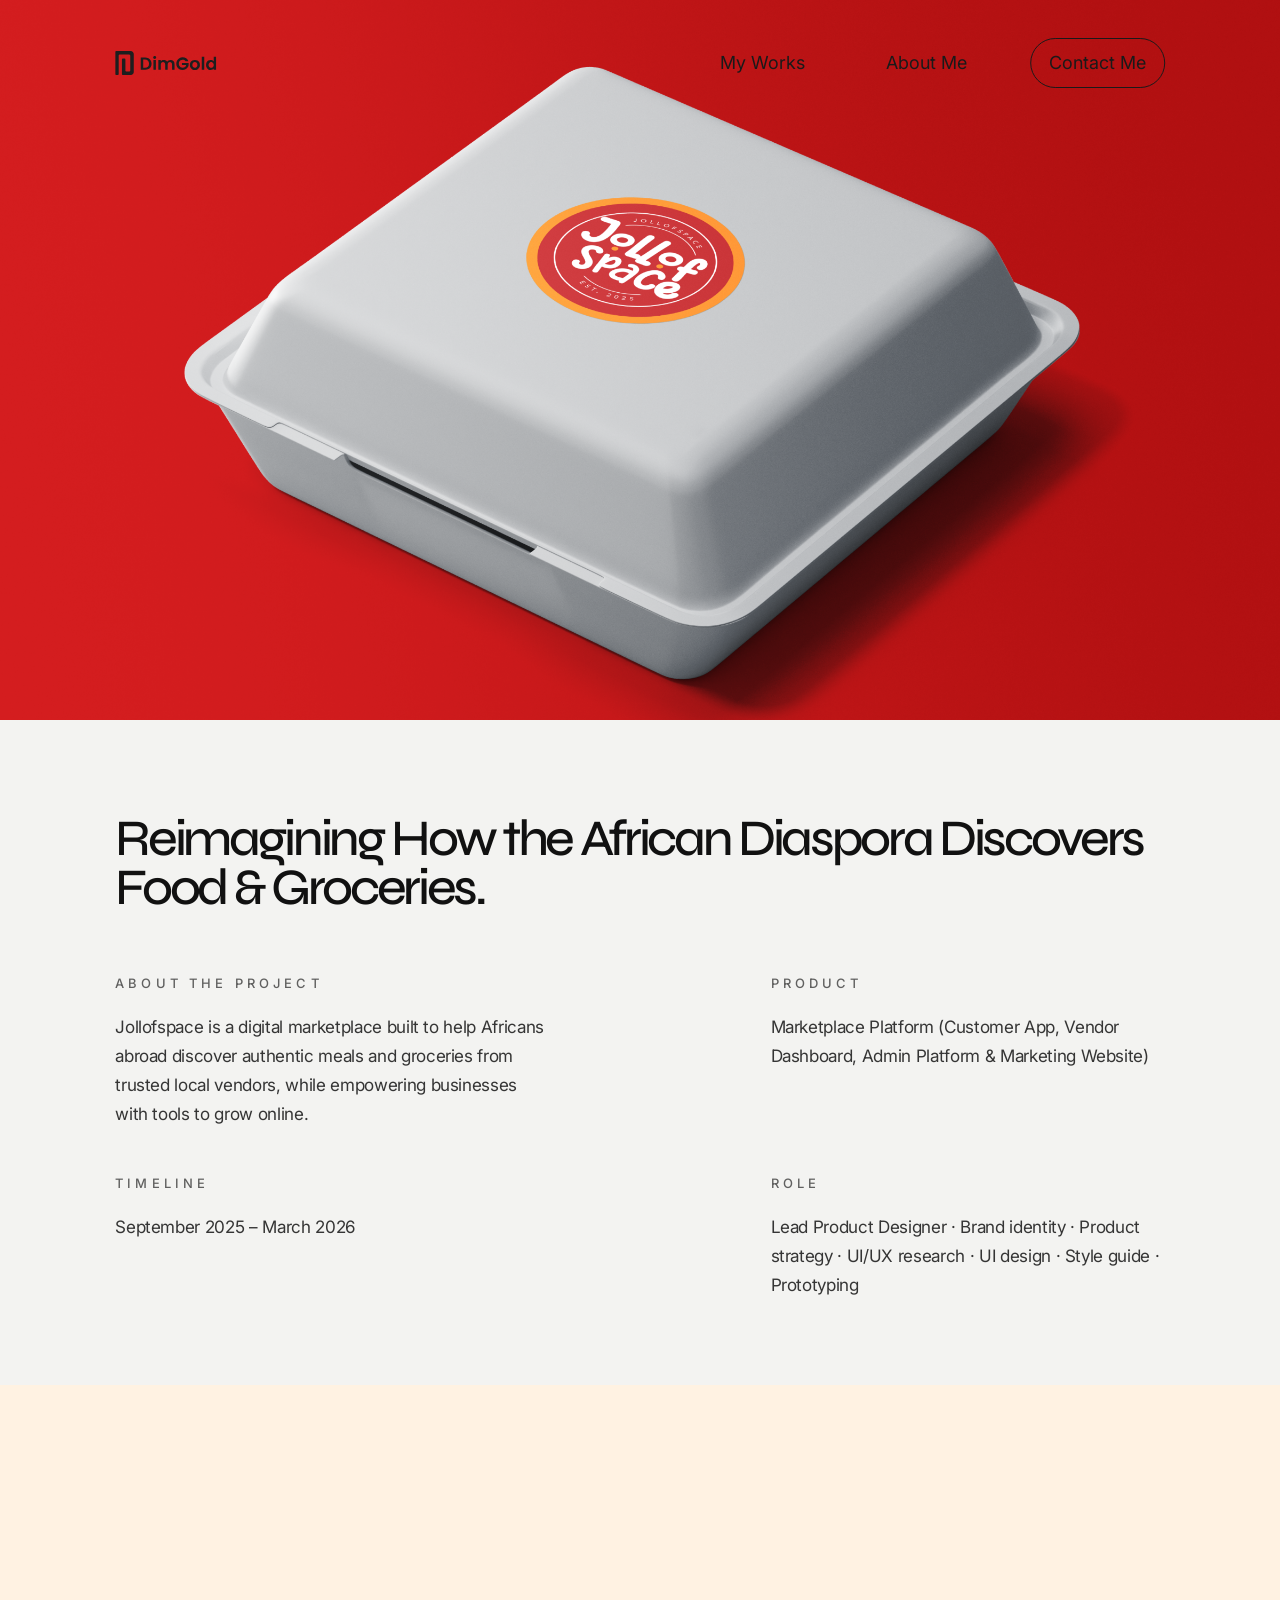
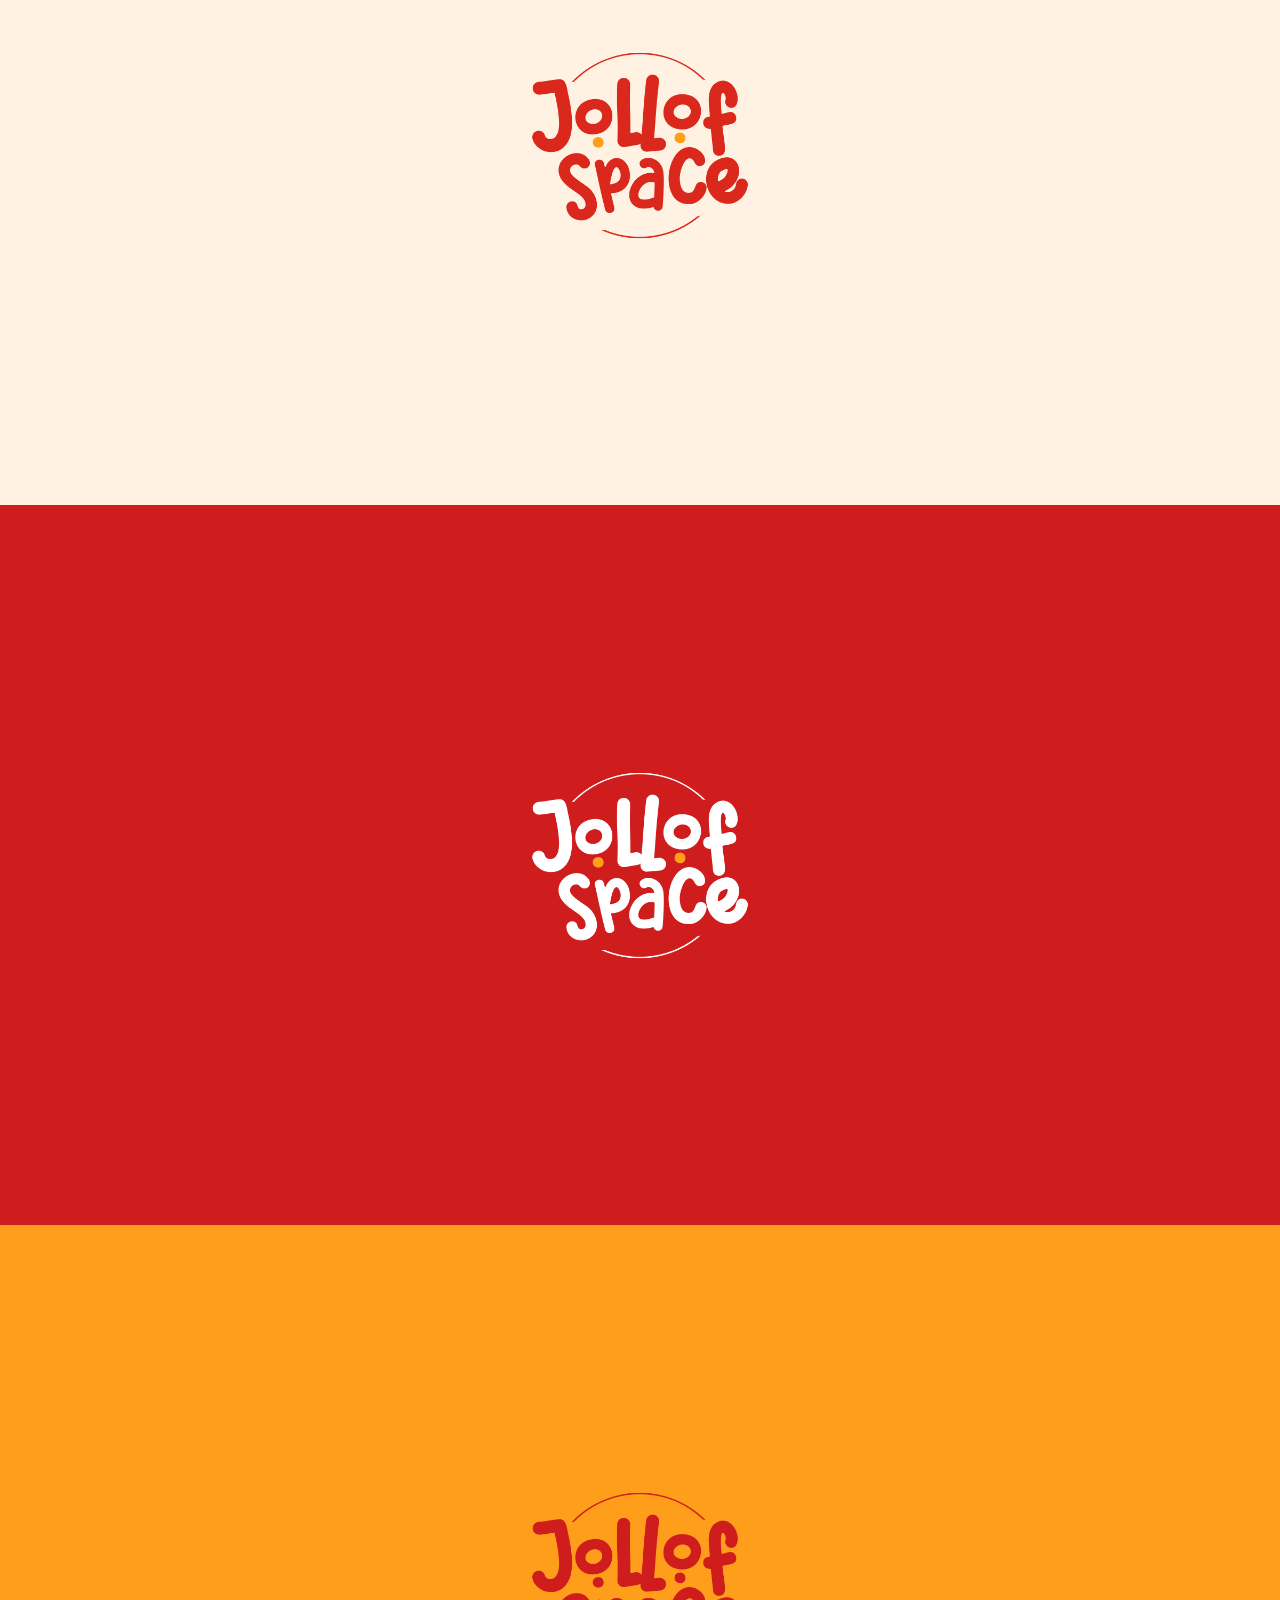
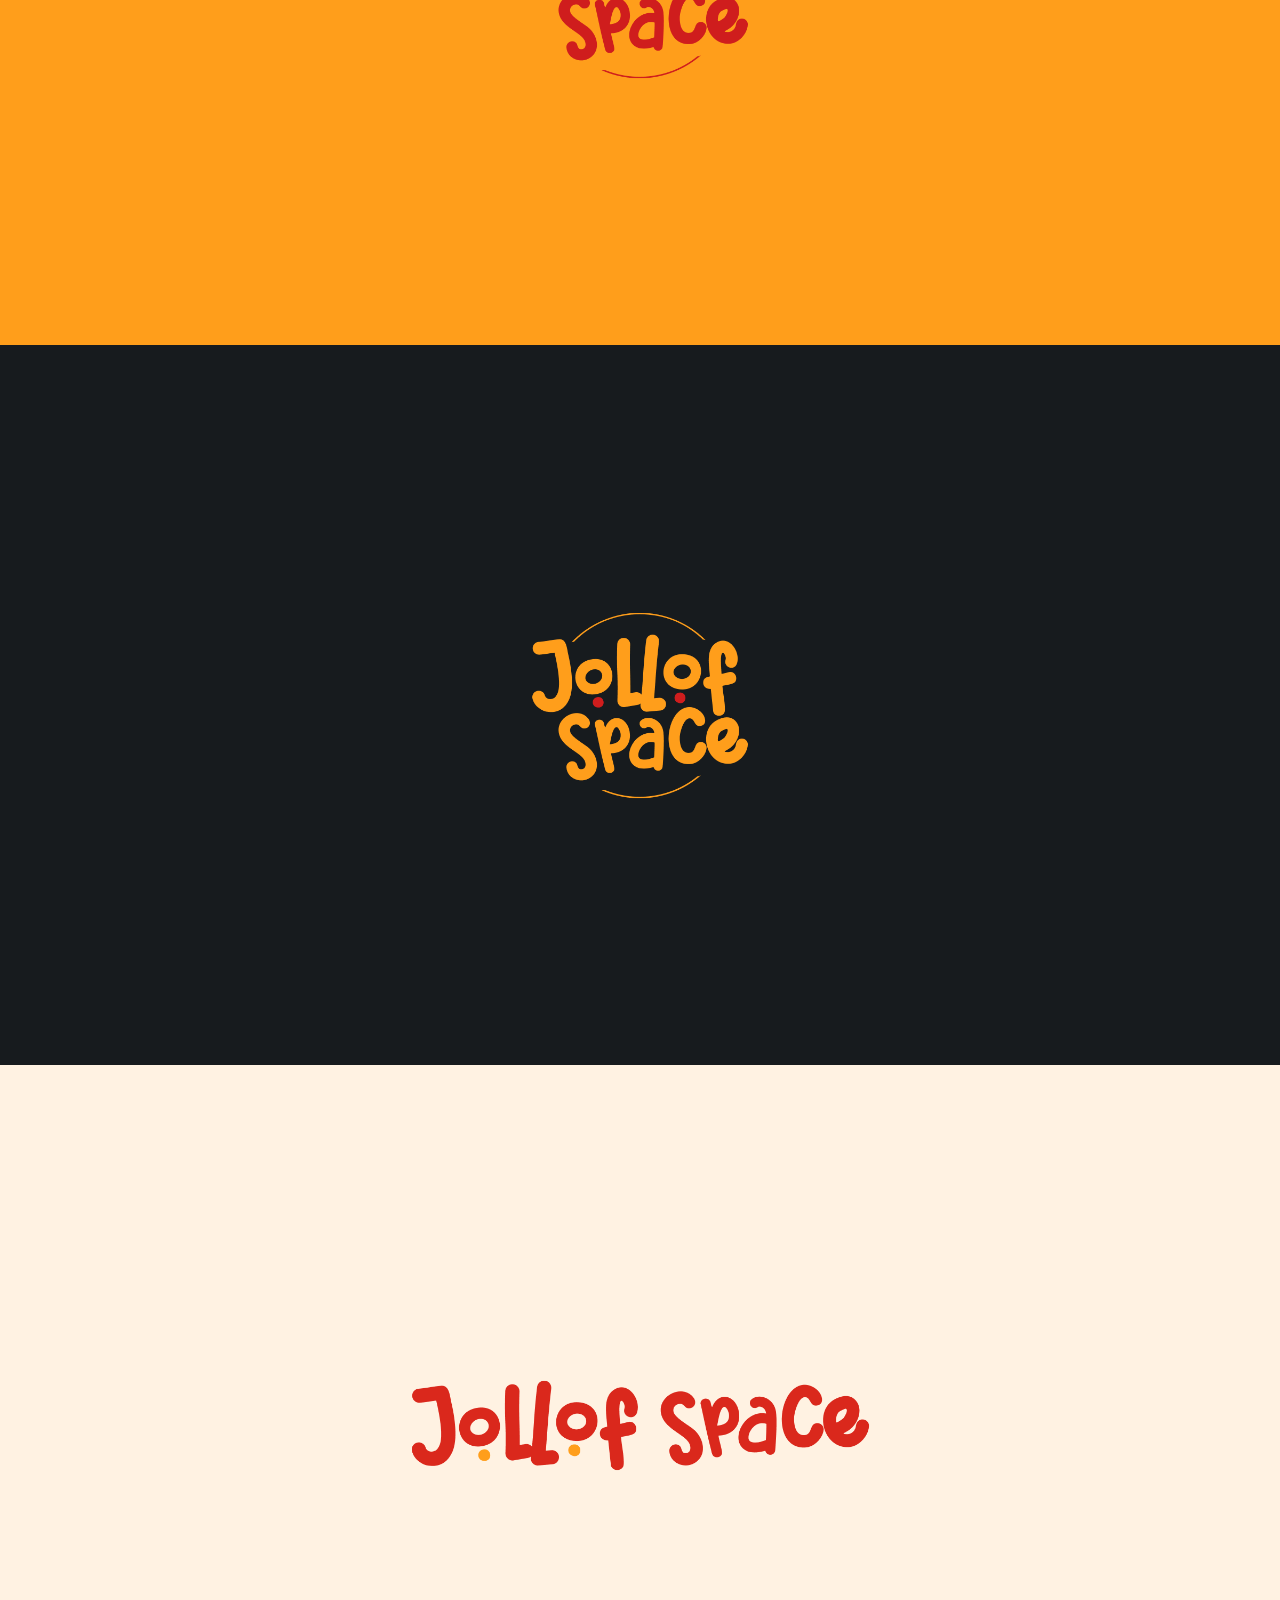
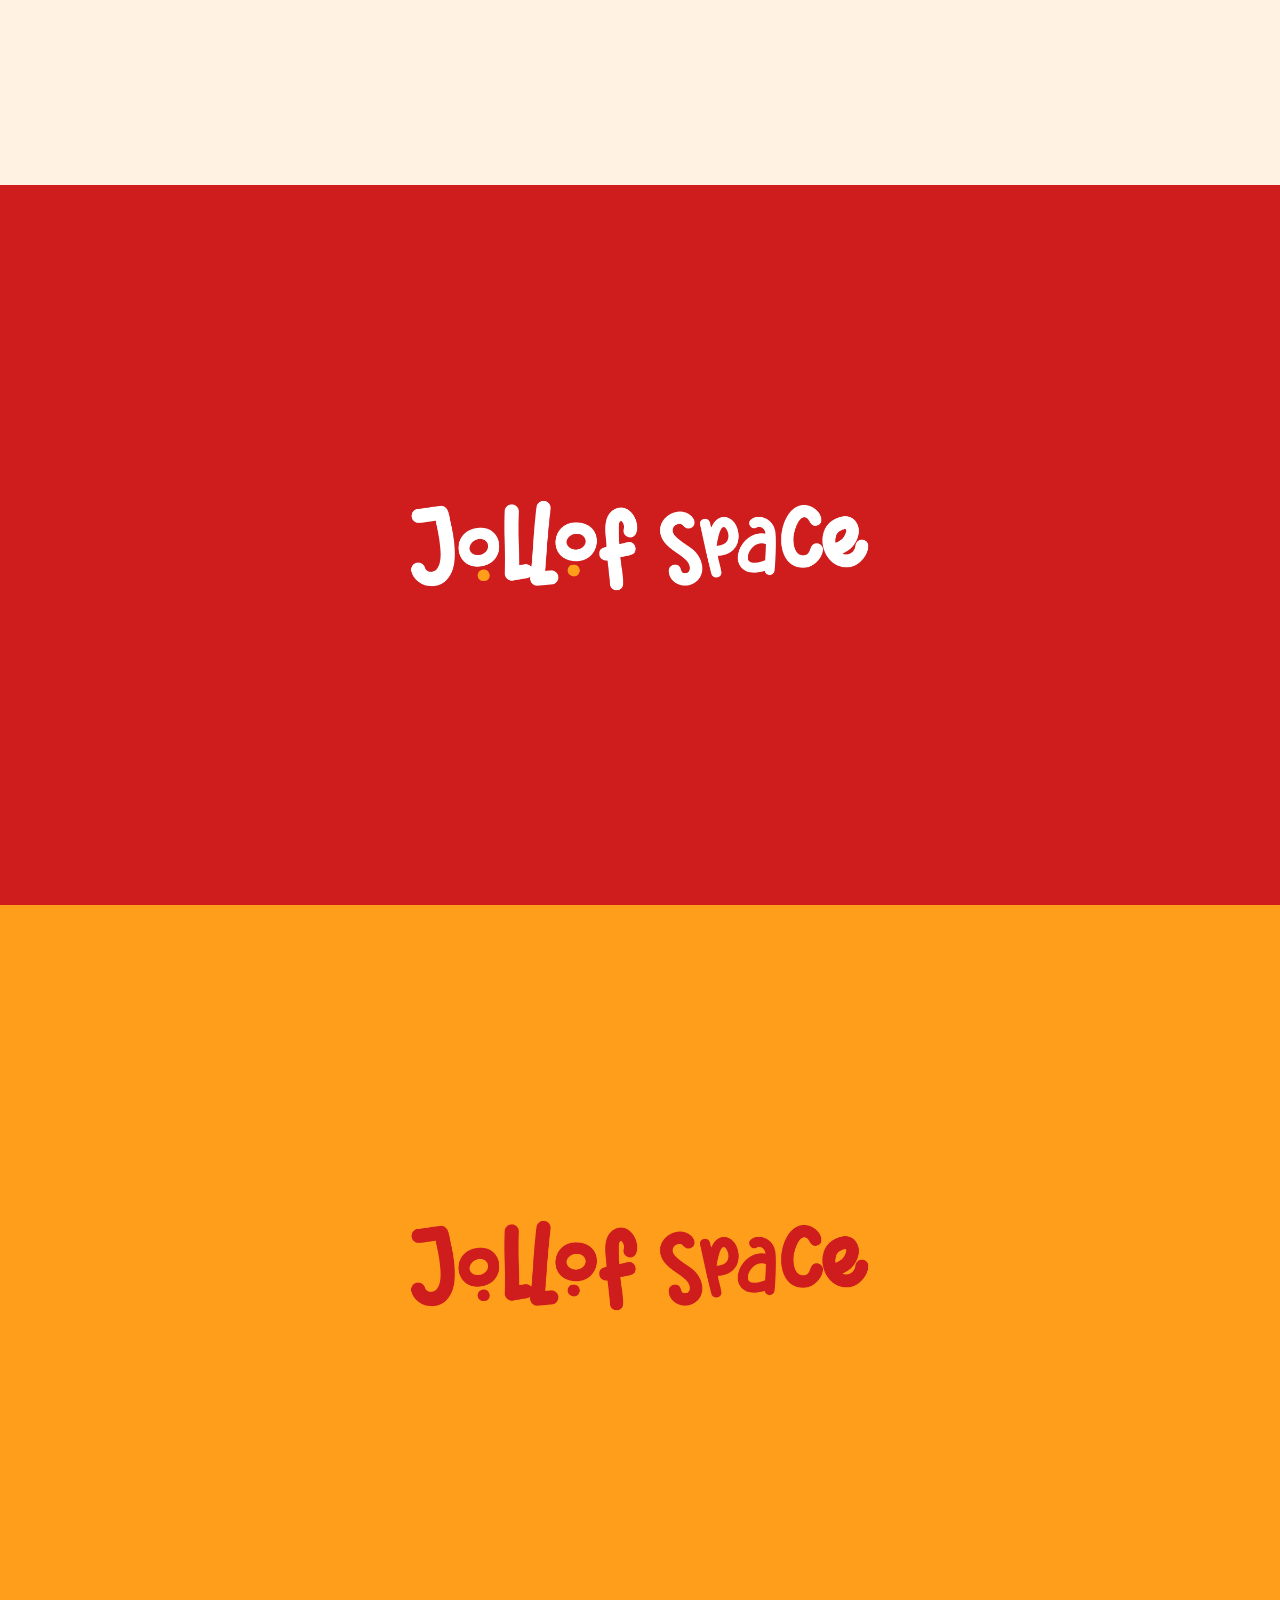
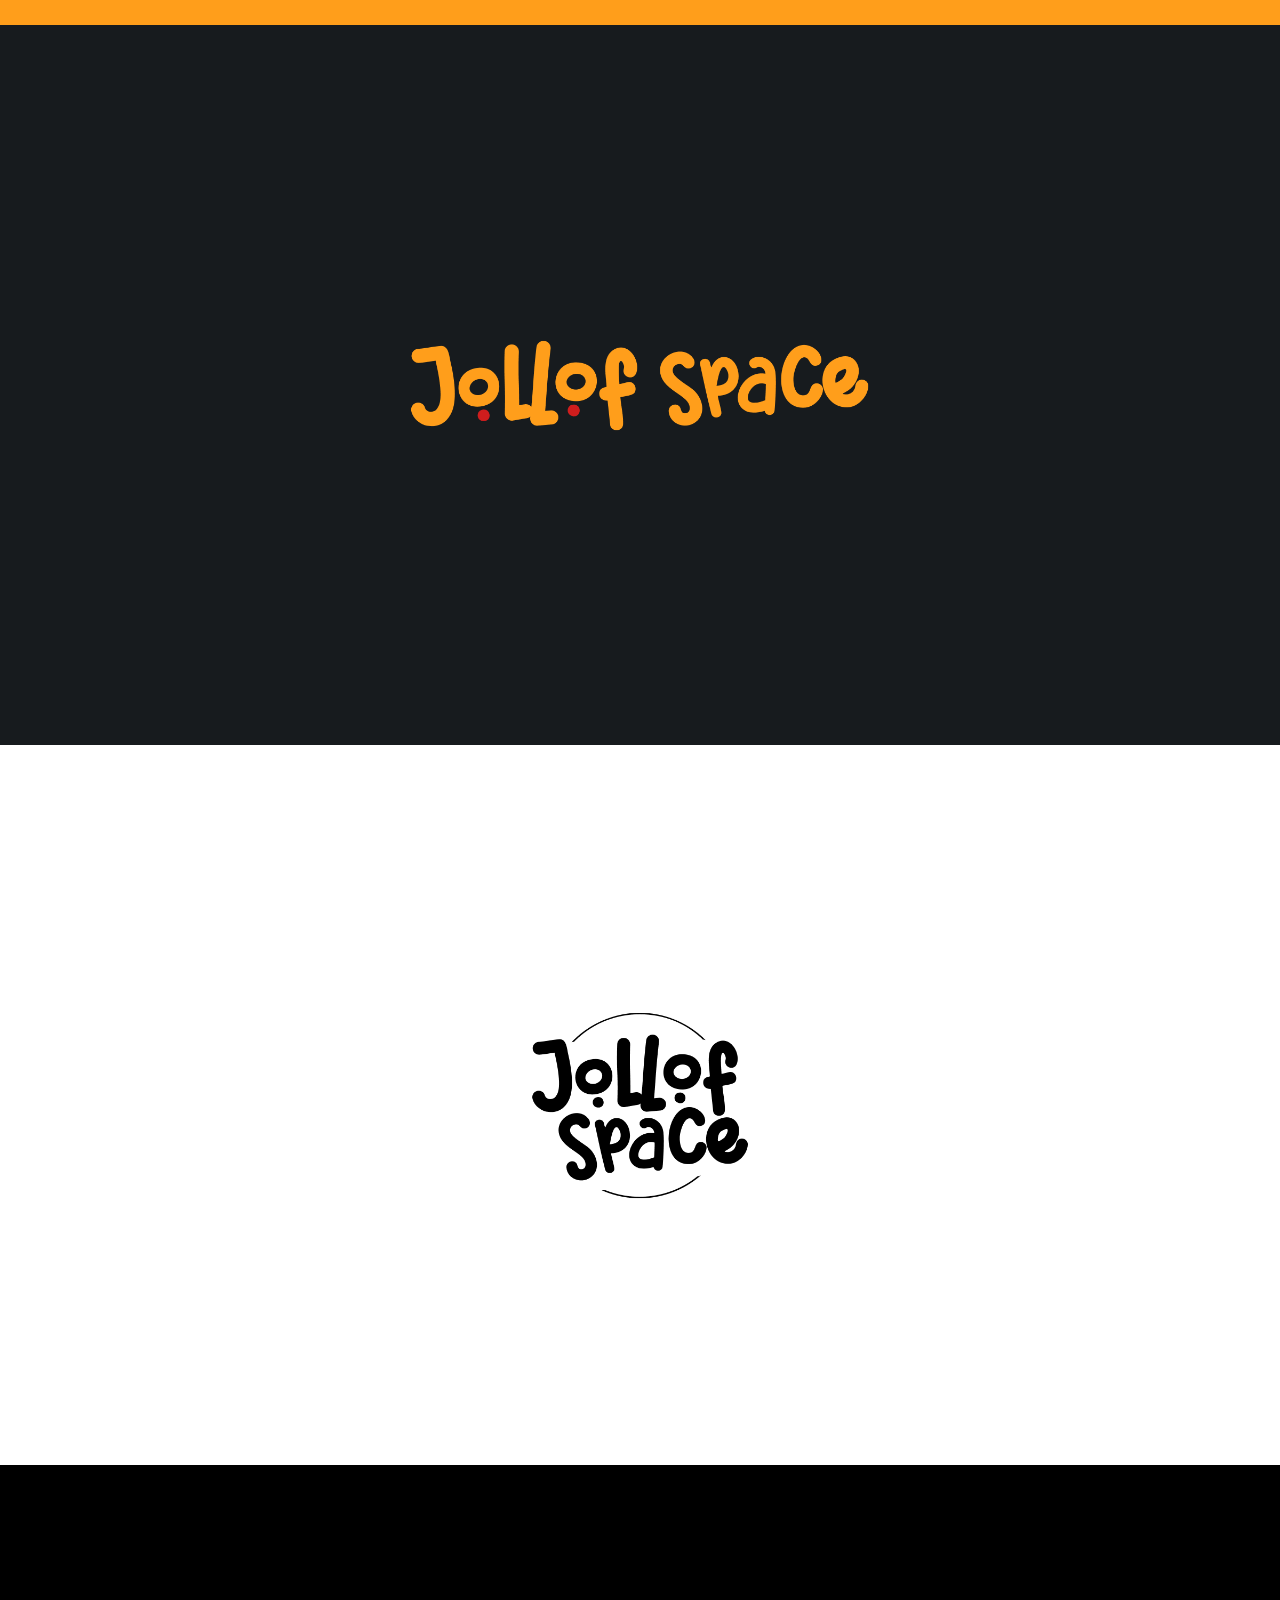
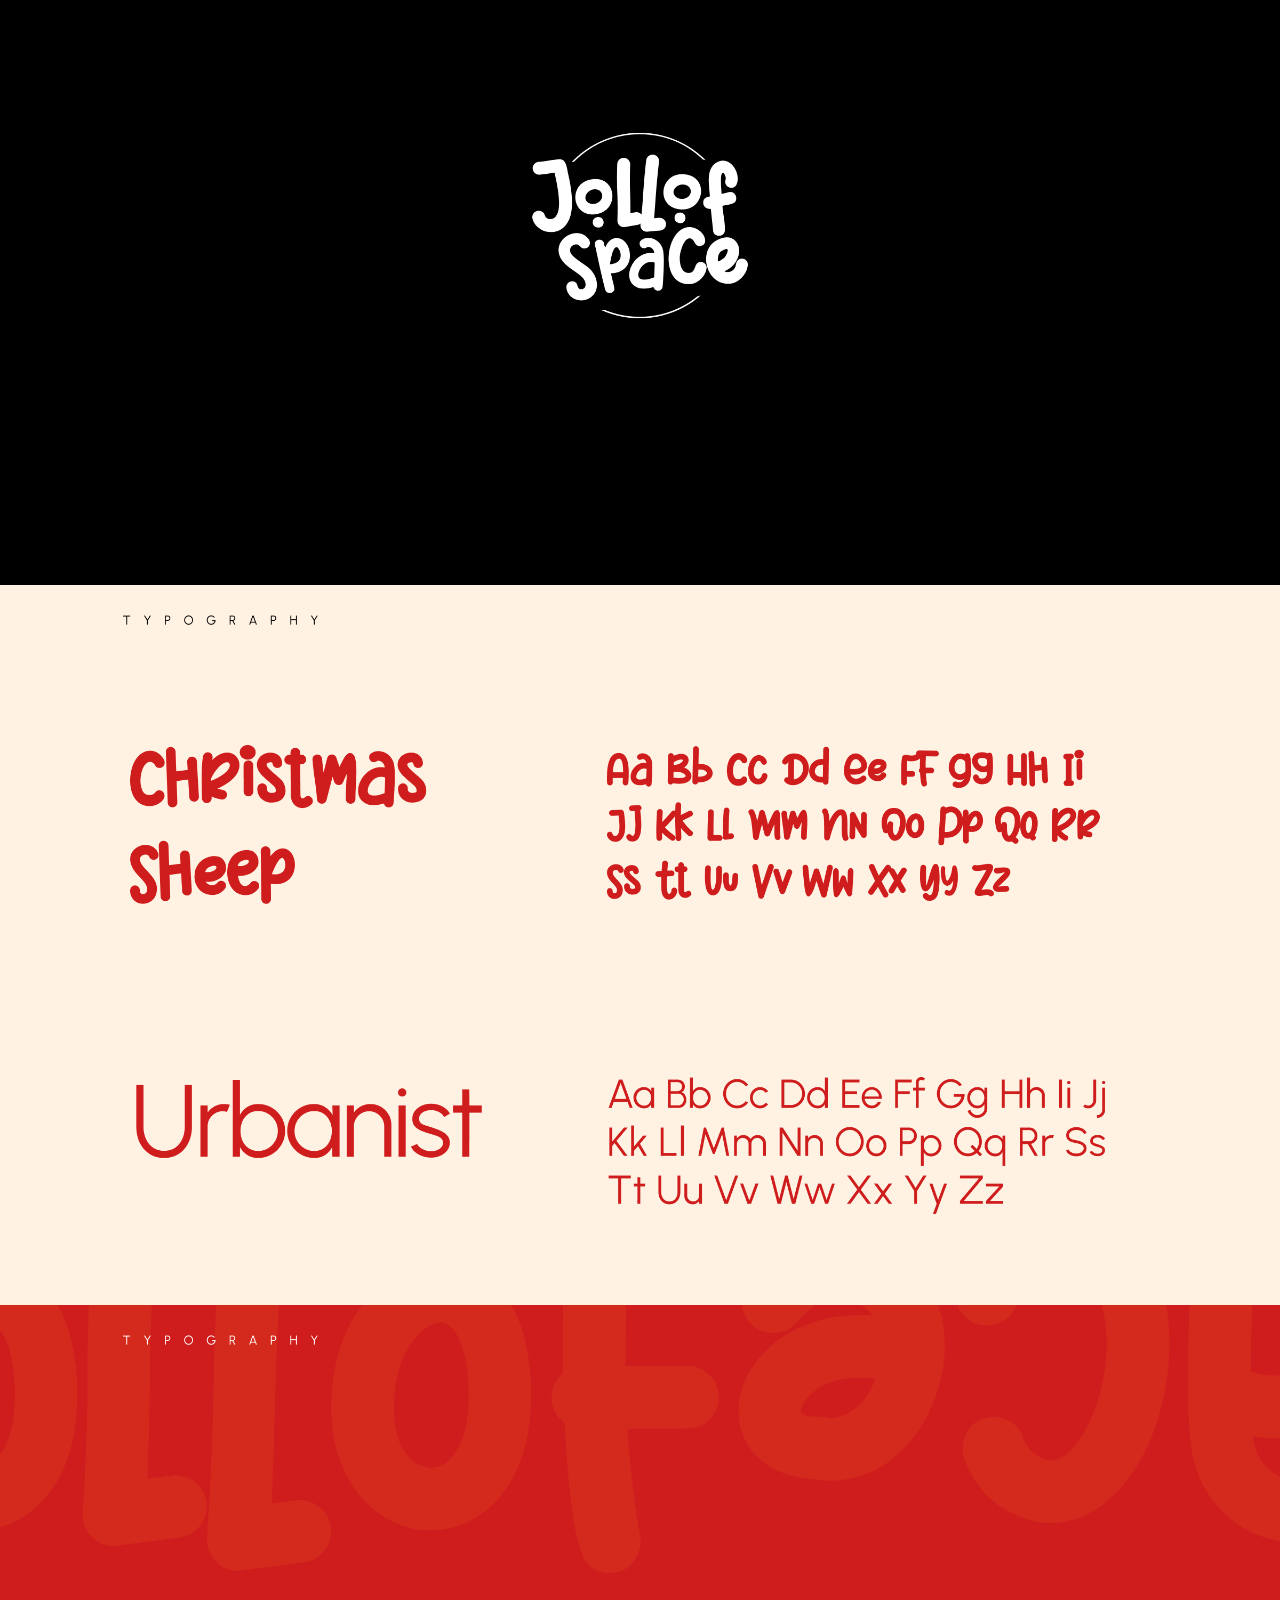
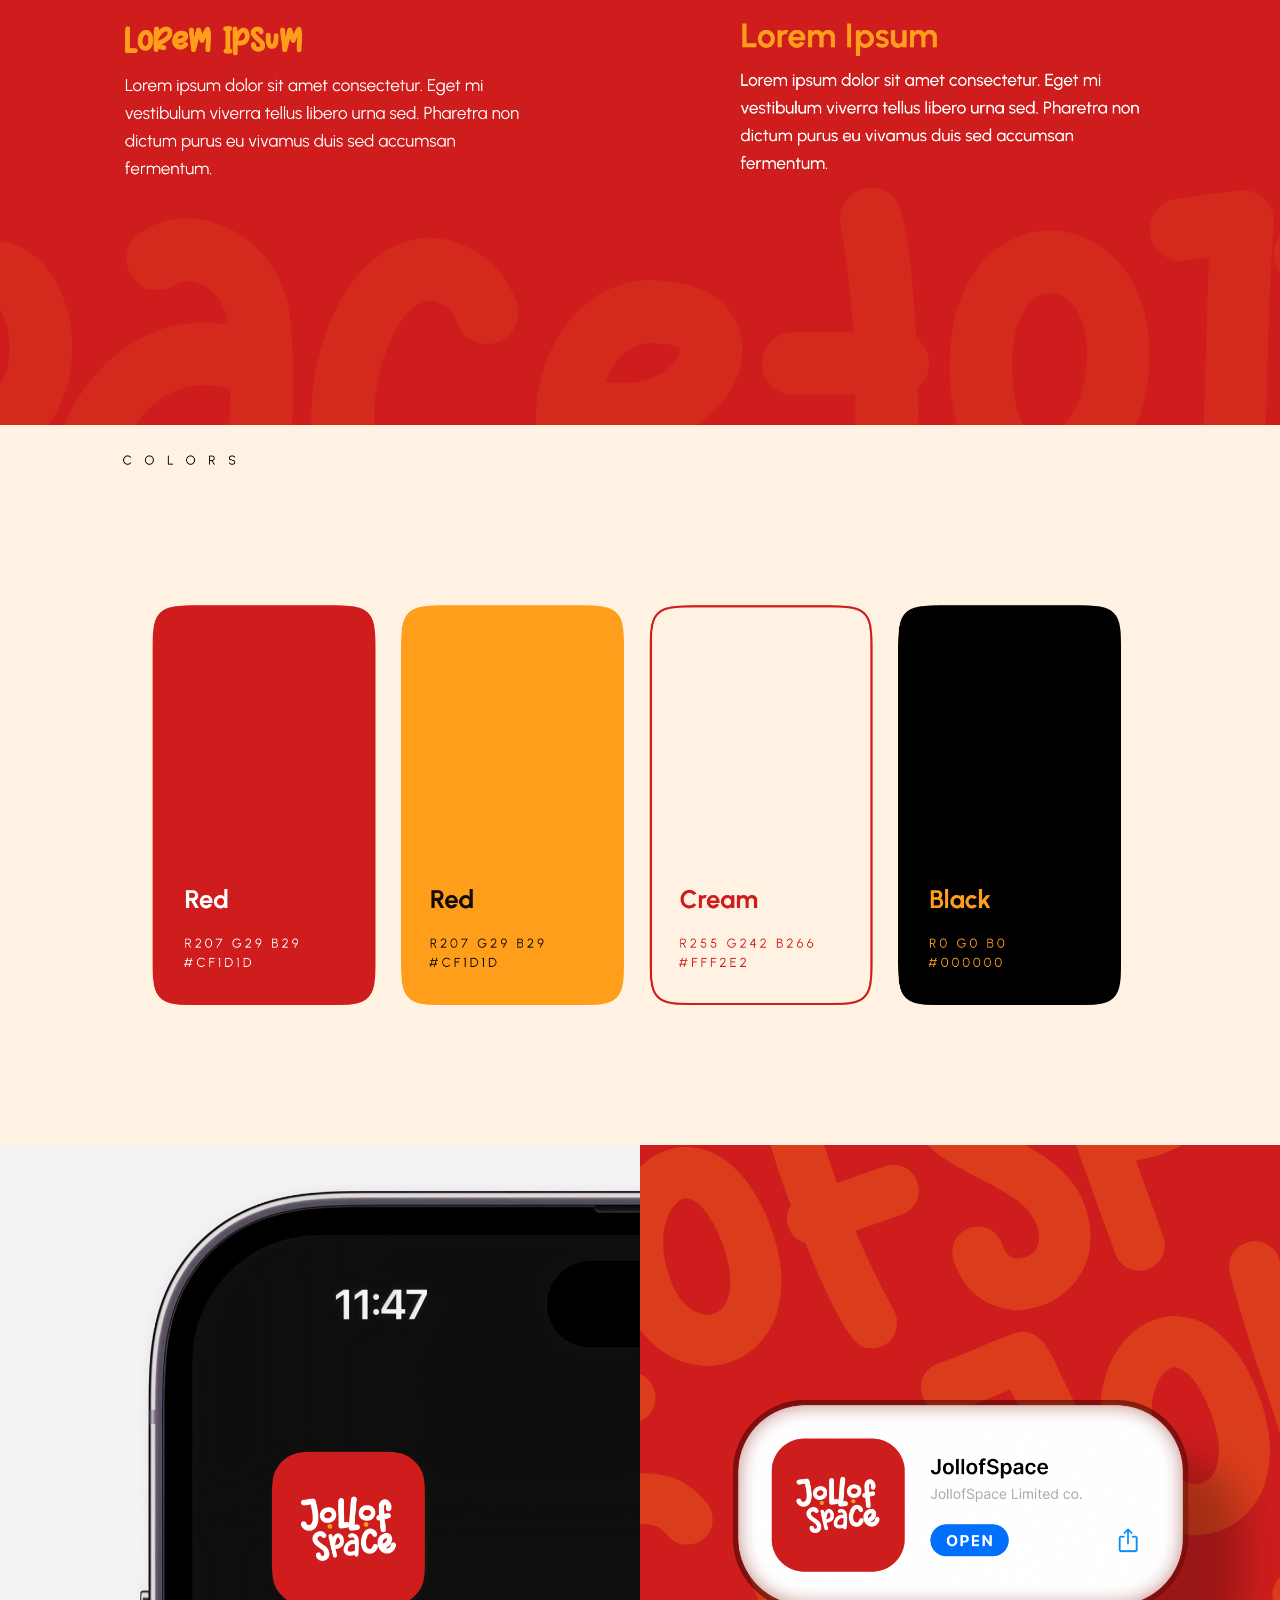
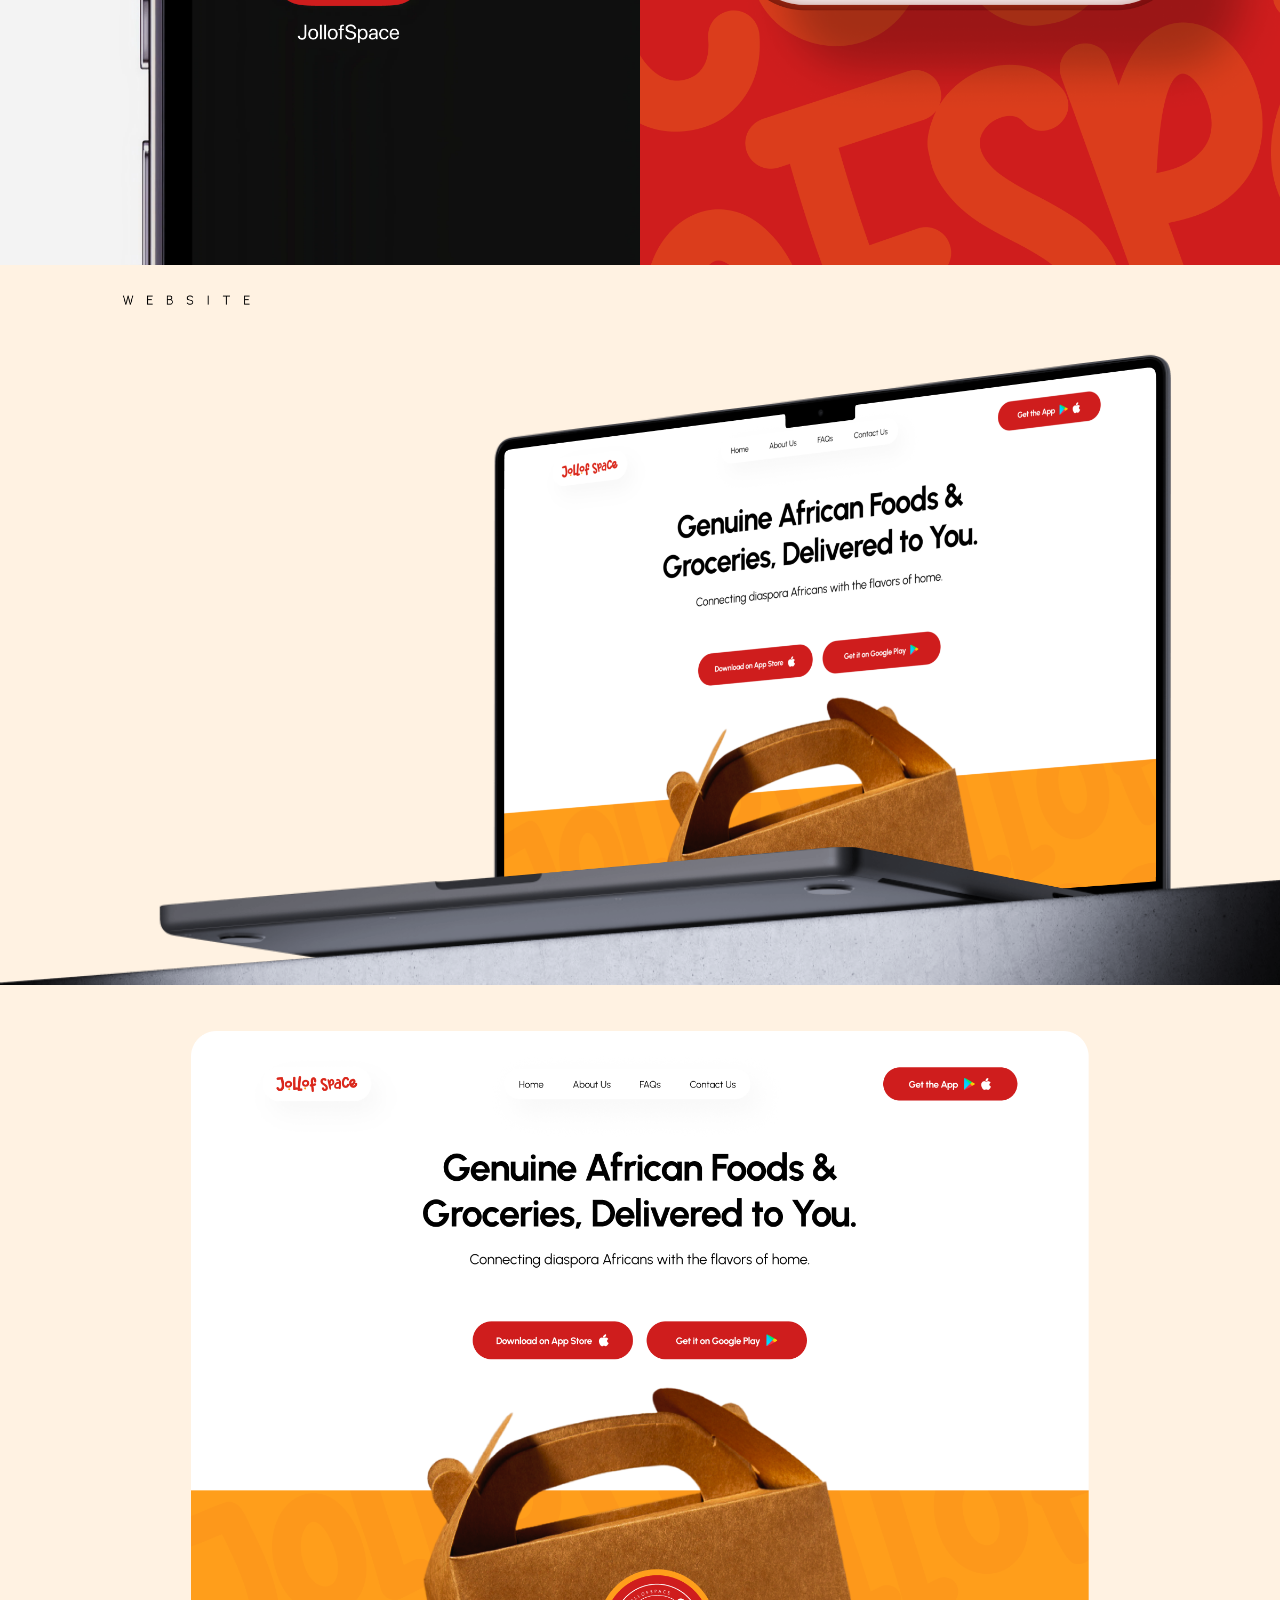
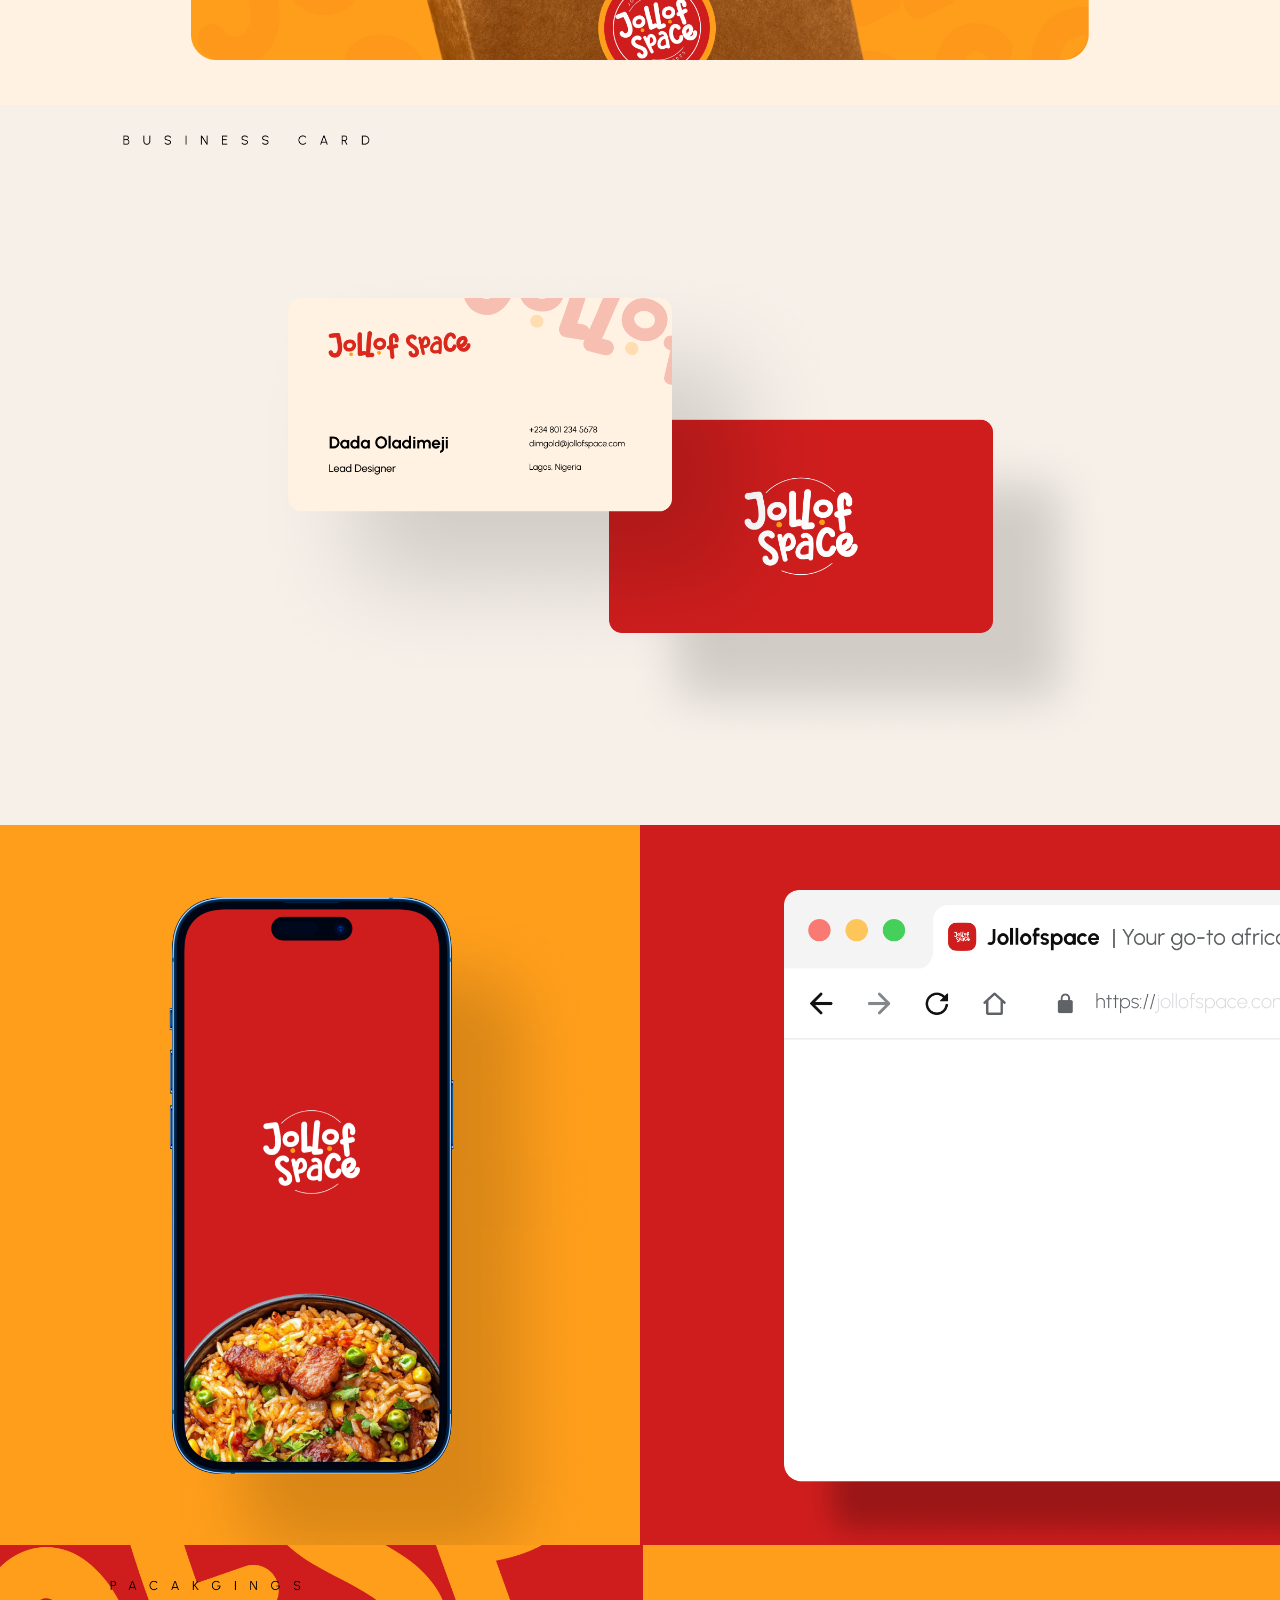
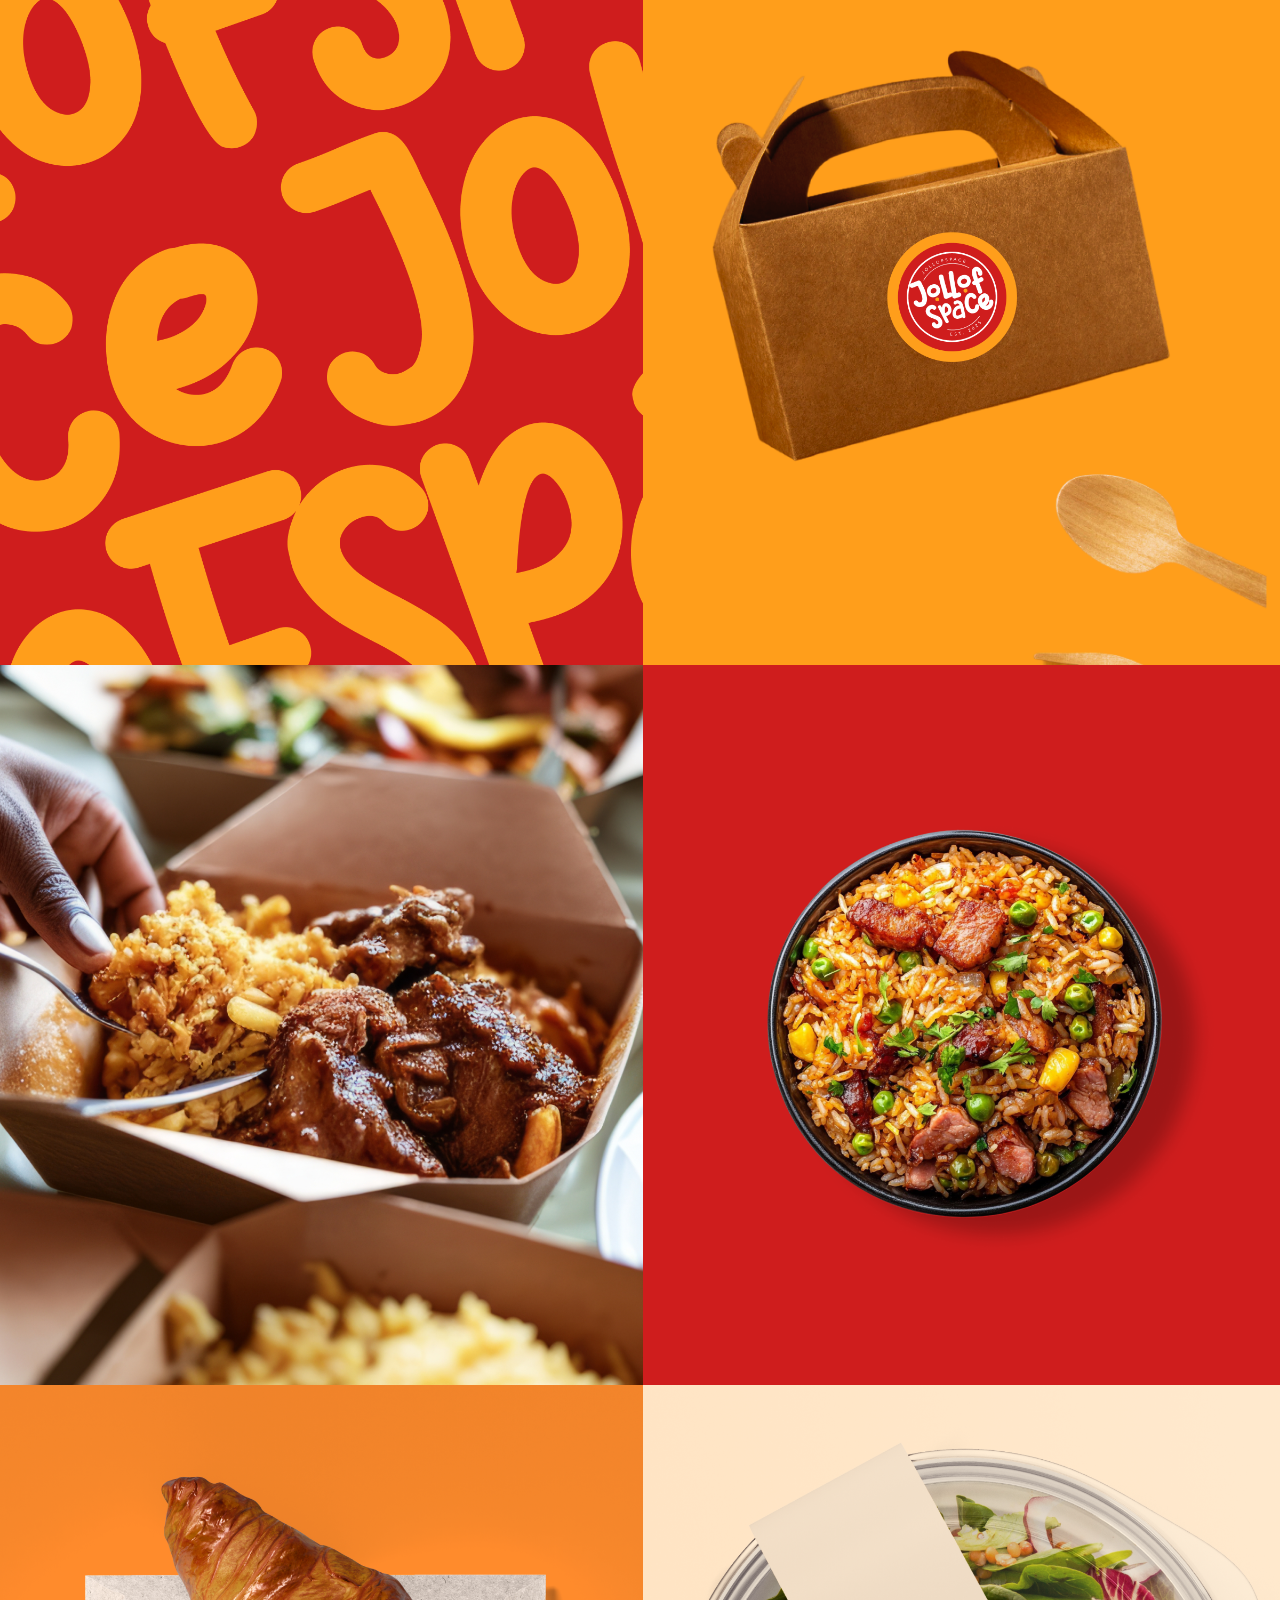
<file: jollofspace.html>
<!DOCTYPE html>
<html lang="en">
<head>
    <meta charset="UTF-8">
    <meta name="viewport" content="width=device-width, initial-scale=1.0">
    <title>DimGold — Jollof Space</title>
    <link rel="icon" type="image/svg+xml" href="favicon.svg">
    <link rel="stylesheet" href="style.css">
    <link href="https://fonts.googleapis.com/css2?family=Syne:wght@400;500;600&family=Inter:wght@300;400;500&display=swap" rel="stylesheet">
</head>
<body class="project-page jollofspace-page">
    <div class="container">
        <header class="header works-page-header project-page-header">
            <a class="logo" href="index.html"><img src="logo/logo.svg" alt="DimGold"></a>
            <nav class="nav">
                <a href="selected-works.html">My Works</a>
                <a href="about.html">About Me</a>
                <a class="contact-btn works-page-contact" href="index.html#contact">Contact Me</a>
            </nav>
        </header>

        <main>
            <section class="project-opening-visual" aria-label="Jollof Space hero visual">
                <img src="jollof_space/Slide%2016_9%20-%2025.png" alt="Jollof Space food packaging">
            </section>

            <section class="project-overview-section jollofspace-overview">
                <div class="project-overview-inner">
                    <h1>Reimagining How the African Diaspora Discovers Food &amp; Groceries.</h1>
                    <div class="project-overview-grid">
                        <div class="project-overview-column">
                            <p class="project-label">ABOUT THE PROJECT</p>
                            <p class="project-copy">Jollofspace is a digital marketplace built to help Africans abroad discover authentic meals and groceries from trusted local vendors, while empowering businesses with tools to grow online.</p>
                        </div>
                        <div class="project-overview-column">
                            <p class="project-label">PRODUCT</p>
                            <p class="project-copy">Marketplace Platform (Customer App, Vendor Dashboard, Admin Platform &amp; Marketing Website)</p>
                        </div>
                        <div class="project-overview-column">
                            <p class="project-label">TIMELINE</p>
                            <p class="project-copy">September 2025 – March 2026</p>
                        </div>
                        <div class="project-overview-column">
                            <p class="project-label">ROLE</p>
                            <p class="project-copy">Lead Product Designer · Brand identity · Product strategy · UI/UX research · UI design · Style guide · Prototyping</p>
                        </div>
                    </div>
                </div>
            </section>

            <!-- Remaining project visuals. Add new visuals to this stack in their intended story order. -->
            <section class="project-image-stack" aria-label="Jollof Space project visuals">
                <img src="jollof_space/Slide%2016_9%20-%201.png" alt="Jollof Space project visual 1">
                <img src="jollof_space/Slide%2016_9%20-%202.png" alt="Jollof Space project visual 2" loading="lazy">
                <img src="jollof_space/Slide%2016_9%20-%203.png" alt="Jollof Space project visual 3" loading="lazy">
                <img src="jollof_space/Slide%2016_9%20-%204.png" alt="Jollof Space project visual 4" loading="lazy">
                <img src="jollof_space/Slide%2016_9%20-%205.png" alt="Jollof Space project visual 5" loading="lazy">
                <img src="jollof_space/Slide%2016_9%20-%206.png" alt="Jollof Space project visual 6" loading="lazy">
                <img src="jollof_space/Slide%2016_9%20-%207.png" alt="Jollof Space project visual 7" loading="lazy">
                <img src="jollof_space/Slide%2016_9%20-%208.png" alt="Jollof Space project visual 8" loading="lazy">
                <img src="jollof_space/Slide%2016_9%20-%2013.png" alt="Jollof Space project visual 13" loading="lazy">
                <img src="jollof_space/Slide%2016_9%20-%2014.png" alt="Jollof Space project visual 14" loading="lazy">
                <img src="jollof_space/Slide%2016_9%20-%2015.png" alt="Jollof Space project visual 15" loading="lazy">
                <img src="jollof_space/Slide%2016_9%20-%2016.png" alt="Jollof Space project visual 16" loading="lazy">
                <img src="jollof_space/Slide%2016_9%20-%2017.png" alt="Jollof Space project visual 17" loading="lazy">
                <img src="jollof_space/Slide%2016_9%20-%2018.png" alt="Jollof Space project visual 18" loading="lazy">
                <img src="jollof_space/Slide%2016_9%20-%2019.png" alt="Jollof Space project visual 19" loading="lazy">
                <img src="jollof_space/Slide%2016_9%20-%2020.png" alt="Jollof Space project visual 20" loading="lazy">
                <img src="jollof_space/Slide%2016_9%20-%2021.png" alt="Jollof Space project visual 21" loading="lazy">
                <img src="jollof_space/Slide%2016_9%20-%2022.png" alt="Jollof Space project visual 22" loading="lazy">
                <img src="jollof_space/Slide%2016_9%20-%2023.png" alt="Jollof Space project visual 23" loading="lazy">
                <img src="jollof_space/Slide%2016_9%20-%2024.png" alt="Jollof Space project visual 24" loading="lazy">
                <img src="jollof_space/Slide%2016_9%20-%2026.png" alt="Jollof Space project visual 26" loading="lazy">
                <img src="jollof_space/Slide%2016_9%20-%2027.png" alt="Jollof Space project visual 27" loading="lazy">
                <img src="jollof_space/Slide%2016_9%20-%2028.png" alt="Jollof Space project visual 28" loading="lazy">
                <img src="jollof_space/Slide%2016_9%20-%2029.png" alt="Jollof Space project visual 29" loading="lazy">
                <img src="jollof_space/Slide%2016_9%20-%2030.png" alt="Jollof Space project visual 30" loading="lazy">
                <img src="jollof_space/Slide%2016_9%20-%2031.png" alt="Jollof Space project visual 31" loading="lazy">
            </section>

            <section class="works-testimonials-section">
                <div class="works-testimonials-head"><h2>Testimonials</h2></div>
                <div class="works-testimonials-grid">
                    <article class="works-testimonial-card">
                        <div class="works-testimonial-top"><div class="works-testimonial-avatar"><img src="worktg.jpg" alt=""></div><div class="works-testimonial-meta"><p class="works-testimonial-name">Peter Kolade</p><p class="works-testimonial-role">Founder, Amplify</p></div></div>
                        <p class="works-testimonial-copy">DimGold's design transformed our product experience—we went from idea to a scalable identity fast.</p>
                    </article>
                    <article class="works-testimonial-card">
                        <div class="works-testimonial-top"><div class="works-testimonial-avatar"><img src="worktg.jpg" alt=""></div><div class="works-testimonial-meta"><p class="works-testimonial-name">Peter Kolade</p><p class="works-testimonial-role">Founder, Amplify</p></div></div>
                        <p class="works-testimonial-copy">DimGold's design transformed our product experience—we went from idea to a scalable identity fast.</p>
                    </article>
                    <article class="works-testimonial-card">
                        <div class="works-testimonial-top"><div class="works-testimonial-avatar"><img src="worktg.jpg" alt=""></div><div class="works-testimonial-meta"><p class="works-testimonial-name">Peter Kolade</p><p class="works-testimonial-role">Founder, Amplify</p></div></div>
                        <p class="works-testimonial-copy">DimGold's design transformed our product experience—we went from idea to a scalable identity fast.</p>
                    </article>
                </div>
            </section>

            <section class="cta-section" id="contact">
                <div class="cta-panel">
                    <div class="cta-photo"><img src="worktg.jpg" alt="DimGold portrait"></div>
                    <div class="cta-content">
                        <h2>Let's work<br>together</h2>
                        <div class="cta-chips">
                            <a class="cta-chip cta-chip-email" href="mailto:dadasamuel208@gmail.com">dadasamuel208@gmail.com</a>
                            <a class="cta-chip" href="tel:+234846002625">+234 84 600 6225</a>
                        </div>
                        <a class="cta-button" href="mailto:dadasamuel208@gmail.com"><span>Get in Touch</span><span aria-hidden="true">&rarr;</span></a>
                    </div>
                </div>
            </section>

            <footer class="footer">
                <div class="footer-top">
                    <a class="footer-brand" href="index.html"><img src="logo/logo.svg" alt="DimGold"></a>
                    <div class="footer-links">
                        <a href="selected-works.html">My Works</a>
                        <a href="about.html">About Me</a>
                        <a class="footer-contact" href="#contact">Contact Me</a>
                    </div>
                </div>
                <p class="footer-copy">&copy;2026 DimGold. All rights reserved.</p>
            </footer>
        </main>
    </div>
</body>
</html>
</file>
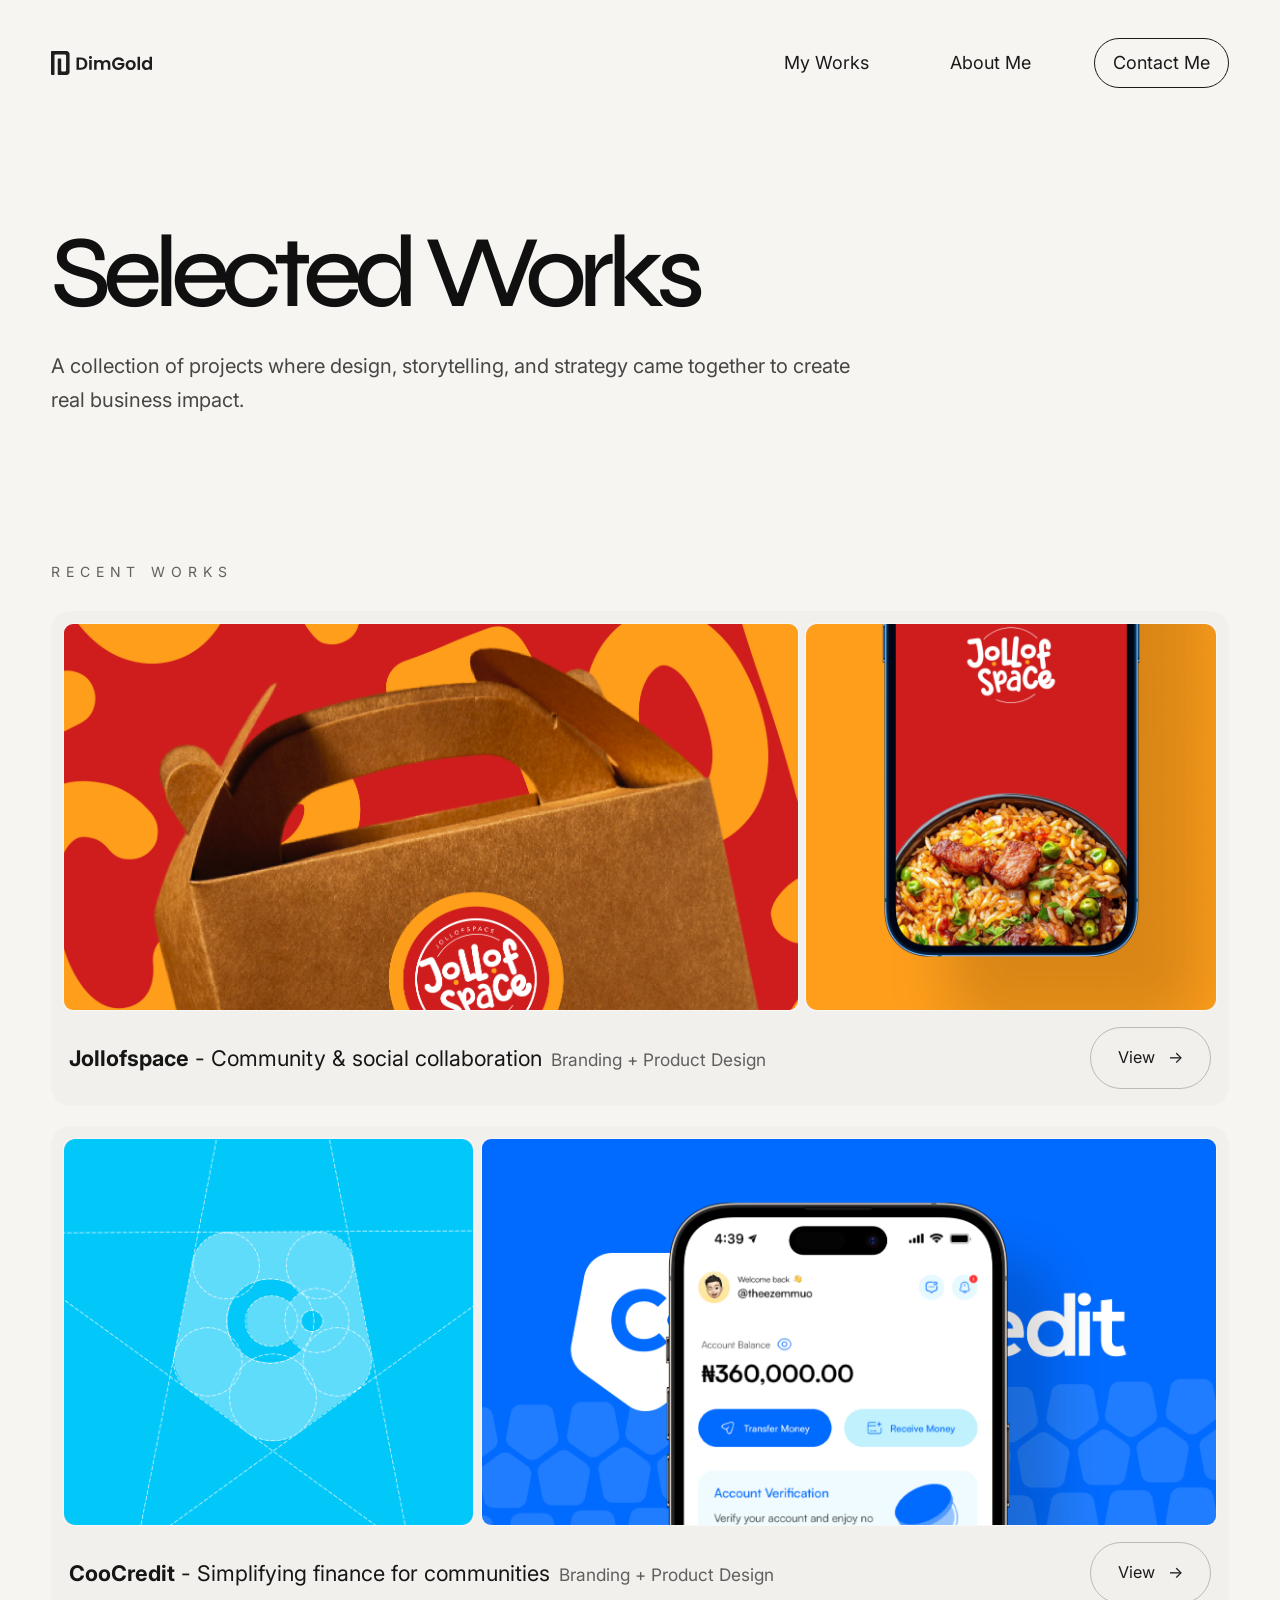
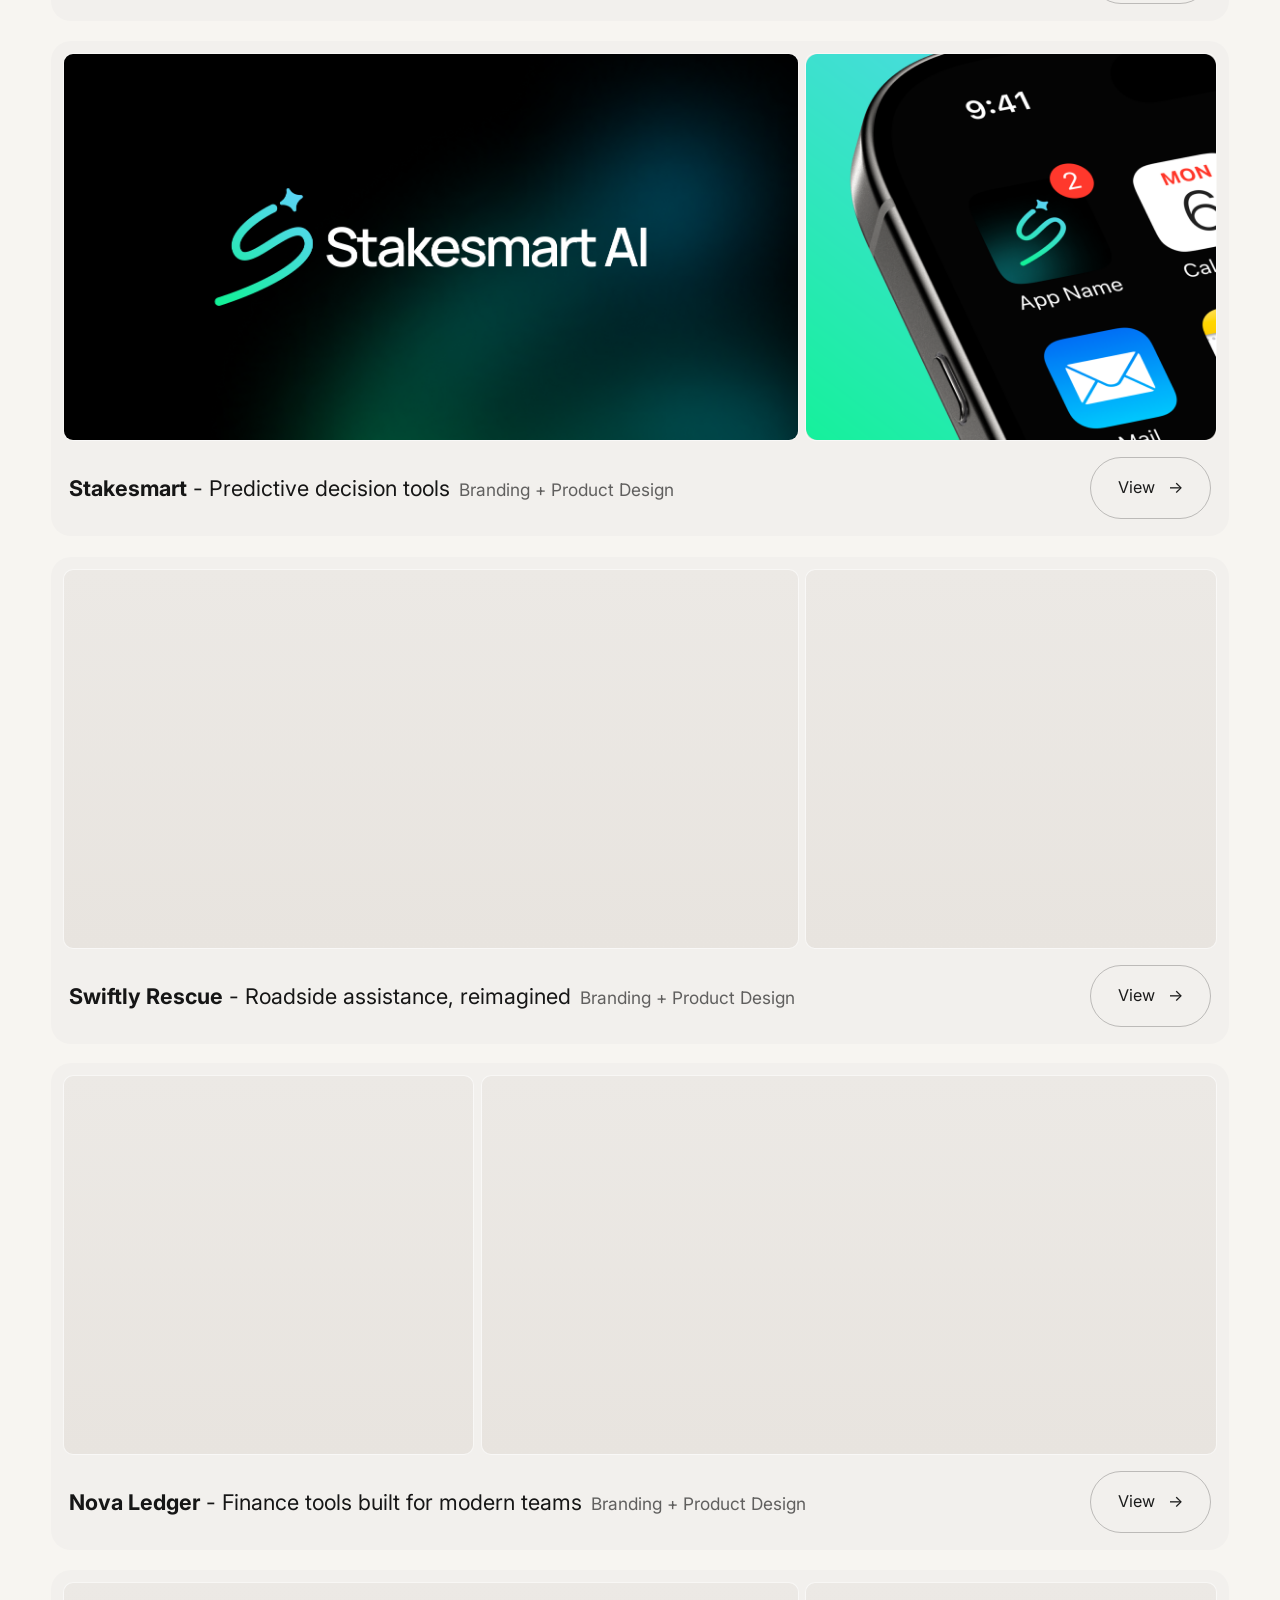
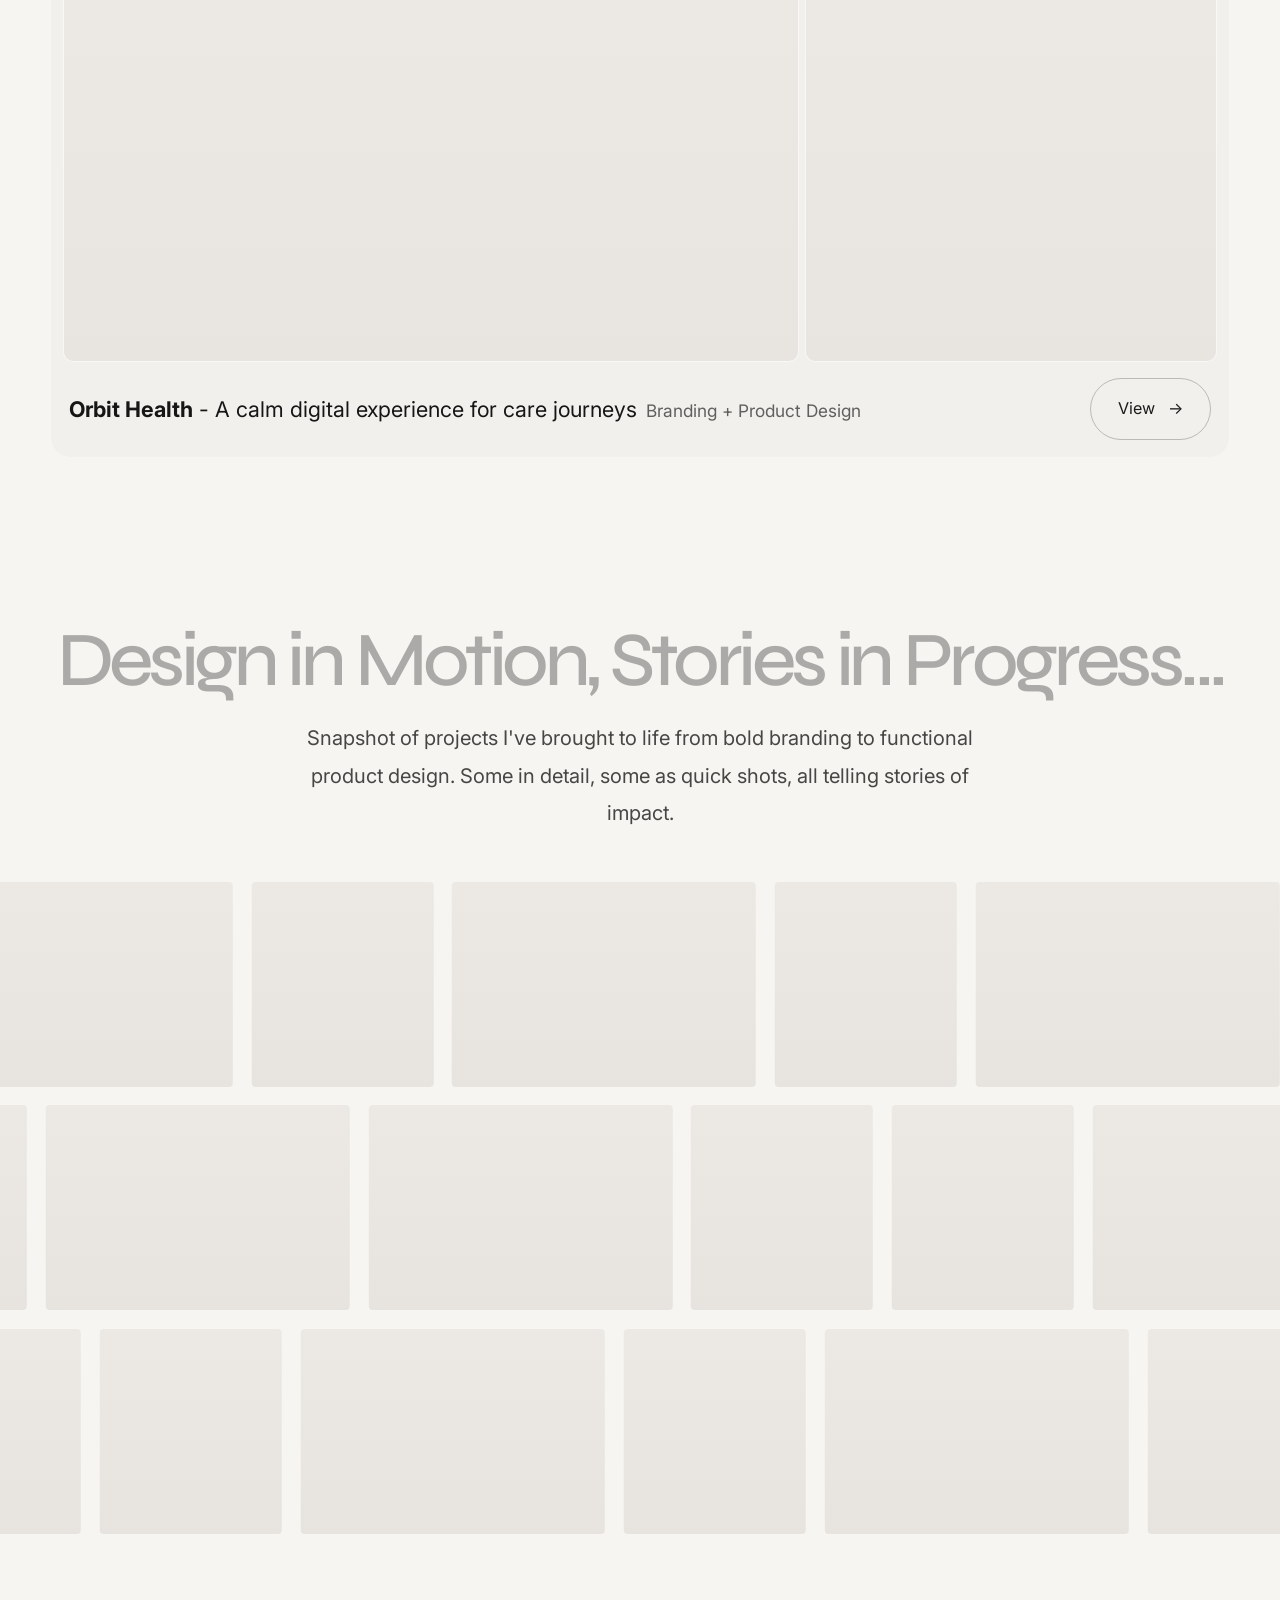
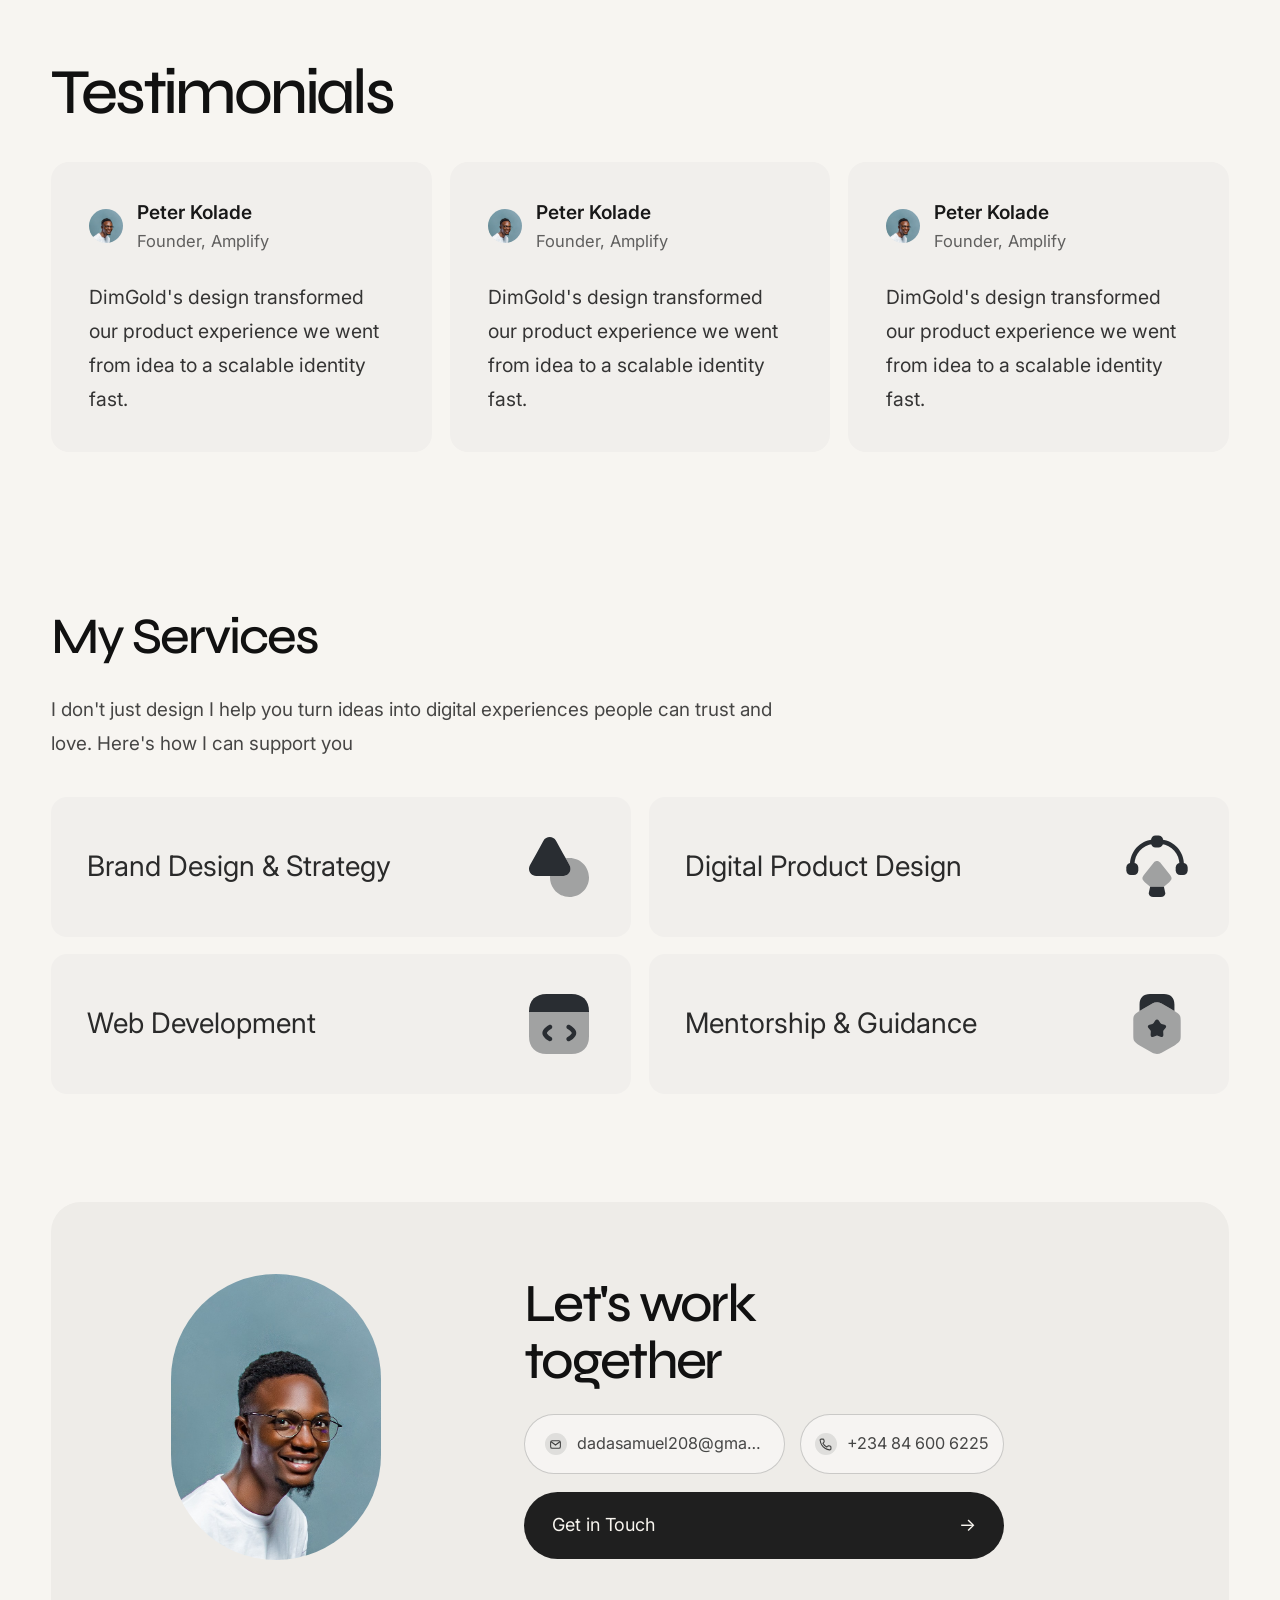
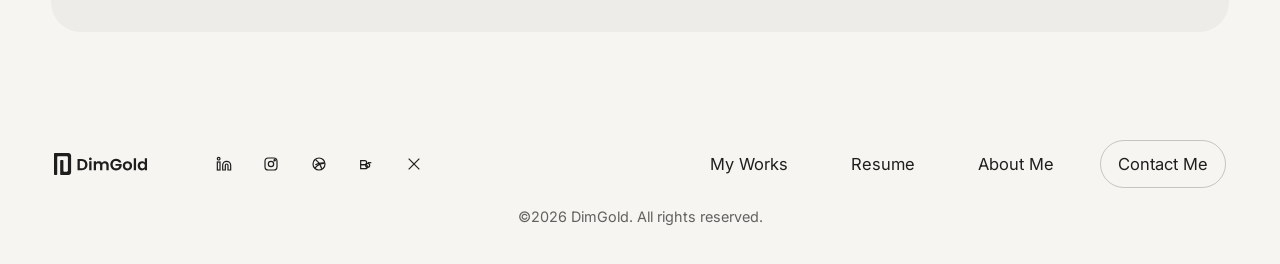
<file: selected-works.html>
<!DOCTYPE html>
<html lang="en">
<head>
    <meta charset="UTF-8">
    <meta name="viewport" content="width=device-width, initial-scale=1.0">
    <title>DimGold - Selected Works</title>
    <link rel="icon" type="image/svg+xml" href="favicon.svg">
    <link rel="stylesheet" href="style.css">
    <link href="https://fonts.googleapis.com/css2?family=Syne:wght@400;600;700;800&family=Inter:wght@300;400;500&display=swap" rel="stylesheet">
    <link href="https://api.fontshare.com/v2/css?f[]=satoshi@400&display=swap" rel="stylesheet">
</head>
<body class="works-page">
    <div class="container">
        <header class="header works-page-header">
            <a class="logo" href="index.html">
                <img src="logo/logo.svg" alt="DimGold">
            </a>
            <nav class="nav">
                <a href="selected-works.html">My Works</a>
                <a href="about.html">About Me</a>
                <a class="contact-btn works-page-contact" href="index.html#contact">Contact Me</a>
            </nav>
        </header>

        <section class="selected-hero">
            <div class="selected-hero-inner">
                <h1>Selected Works</h1>
                <p>A collection of projects where design, storytelling, and strategy came together to create real business impact.</p>
            </div>
        </section>

        <section class="works-section selected-works-list">
            <div class="works-header">
                <p class="works-kicker">RECENT WORKS</p>
            </div>
            <div class="works-panel">
                <div class="works-gallery">
                    <div class="work-frame">
                        <img src="thumbnail/jollofspace_1.png" alt="Jollofspace thumbnail">
                    </div>
                    <div class="work-frame">
                        <img src="thumbnail/jollofspace_2.png" alt="Jollofspace thumbnail">
                    </div>
                </div>
                <div class="works-footer">
                    <div class="works-meta">
                        <p class="work-title"><strong>Jollofspace</strong> - Community & social collaboration</p>
                        <p class="work-category">Branding + Product Design</p>
                    </div>
                    <a class="work-view" href="jollofspace.html">
                        <span>View</span>
                        <span aria-hidden="true">&rarr;</span>
                    </a>
                </div>
            </div>
            <div class="works-panel works-panel-alt">
                <div class="works-gallery works-gallery-alt">
                    <div class="work-frame">
                        <img src="thumbnail/coocredit_1.png" alt="CooCredit thumbnail">
                    </div>
                    <div class="work-frame">
                        <img src="thumbnail/coocredit_2.png" alt="CooCredit thumbnail">
                    </div>
                </div>
                <div class="works-footer">
                    <div class="works-meta">
                        <p class="work-title"><strong>CooCredit</strong> - Simplifying finance for communities</p>
                        <p class="work-category">Branding + Product Design</p>
                    </div>
                    <a class="work-view" href="coming-soon.html?p=coocredit">
                        <span>View</span>
                        <span aria-hidden="true">&rarr;</span>
                    </a>
                </div>
            </div>
            <div class="works-panel">
                <div class="works-gallery">
                    <div class="work-frame">
                        <img src="thumbnail/stake_1.png" alt="Stakesmart thumbnail">
                    </div>
                    <div class="work-frame">
                        <img src="thumbnail/stake_2.png" alt="Stakesmart thumbnail">
                    </div>
                </div>
                <div class="works-footer">
                    <div class="works-meta">
                        <p class="work-title"><strong>Stakesmart</strong> - Predictive decision tools</p>
                        <p class="work-category">Branding + Product Design</p>
                    </div>
                    <a class="work-view" href="coming-soon.html?p=stakesmat">
                        <span>View</span>
                        <span aria-hidden="true">&rarr;</span>
                    </a>
                </div>
            </div>
            <div class="works-panel">
                <div class="works-gallery">
                    <div class="work-frame"></div>
                    <div class="work-frame"></div>
                </div>
                <div class="works-footer">
                    <div class="works-meta">
                        <p class="work-title"><strong>Swiftly Rescue</strong> - Roadside assistance, reimagined</p>
                        <p class="work-category">Branding + Product Design</p>
                    </div>
                    <a class="work-view" href="selected-works.html">
                        <span>View</span>
                        <span aria-hidden="true">&rarr;</span>
                    </a>
                </div>
            </div>
            <div class="works-panel works-panel-alt">
                <div class="works-gallery works-gallery-alt">
                    <div class="work-frame"></div>
                    <div class="work-frame"></div>
                </div>
                <div class="works-footer">
                    <div class="works-meta">
                        <p class="work-title"><strong>Nova Ledger</strong> - Finance tools built for modern teams</p>
                        <p class="work-category">Branding + Product Design</p>
                    </div>
                    <a class="work-view" href="selected-works.html">
                        <span>View</span>
                        <span aria-hidden="true">&rarr;</span>
                    </a>
                </div>
            </div>
            <div class="works-panel">
                <div class="works-gallery">
                    <div class="work-frame"></div>
                    <div class="work-frame"></div>
                </div>
                <div class="works-footer">
                    <div class="works-meta">
                        <p class="work-title"><strong>Orbit Health</strong> - A calm digital experience for care journeys</p>
                        <p class="work-category">Branding + Product Design</p>
                    </div>
                    <a class="work-view" href="selected-works.html">
                        <span>View</span>
                        <span aria-hidden="true">&rarr;</span>
                    </a>
                </div>
            </div>
        </section>

        <section class="motion-gallery-section">
            <div class="motion-gallery-head">
                <h2>Design in Motion, Stories in Progress...</h2>
                <p>Snapshot of projects I've brought to life from bold branding to functional product design. Some in detail, some as quick shots, all telling stories of impact.</p>
            </div>

            <div class="motion-gallery">
                <div class="motion-row motion-row-left">
                    <div class="motion-marquee">
                        <div class="motion-track">
                            <div class="motion-frame motion-frame-sm"></div>
                            <div class="motion-frame motion-frame-lg"></div>
                            <div class="motion-frame motion-frame-sm"></div>
                            <div class="motion-frame motion-frame-lg"></div>
                        </div>
                        <div class="motion-track" aria-hidden="true">
                            <div class="motion-frame motion-frame-sm"></div>
                            <div class="motion-frame motion-frame-lg"></div>
                            <div class="motion-frame motion-frame-sm"></div>
                            <div class="motion-frame motion-frame-lg"></div>
                        </div>
                    </div>
                </div>

                <div class="motion-row motion-row-right">
                    <div class="motion-marquee">
                        <div class="motion-track">
                            <div class="motion-frame motion-frame-lg"></div>
                            <div class="motion-frame motion-frame-sm"></div>
                            <div class="motion-frame motion-frame-sm"></div>
                            <div class="motion-frame motion-frame-lg"></div>
                        </div>
                        <div class="motion-track" aria-hidden="true">
                            <div class="motion-frame motion-frame-lg"></div>
                            <div class="motion-frame motion-frame-sm"></div>
                            <div class="motion-frame motion-frame-sm"></div>
                            <div class="motion-frame motion-frame-lg"></div>
                        </div>
                    </div>
                </div>

                <div class="motion-row motion-row-left motion-row-last">
                    <div class="motion-marquee">
                        <div class="motion-track">
                            <div class="motion-frame motion-frame-lg"></div>
                            <div class="motion-frame motion-frame-sm"></div>
                            <div class="motion-frame motion-frame-lg"></div>
                            <div class="motion-frame motion-frame-sm"></div>
                        </div>
                        <div class="motion-track" aria-hidden="true">
                            <div class="motion-frame motion-frame-lg"></div>
                            <div class="motion-frame motion-frame-sm"></div>
                            <div class="motion-frame motion-frame-lg"></div>
                            <div class="motion-frame motion-frame-sm"></div>
                        </div>
                    </div>
                </div>
            </div>
        </section>

        <section class="works-testimonials-section">
            <div class="works-testimonials-head">
                <h2>Testimonials</h2>
            </div>
            <div class="works-testimonials-grid">
                <article class="works-testimonial-card">
                    <div class="works-testimonial-top">
                        <div class="works-testimonial-avatar" aria-hidden="true">
                            <img src="worktg.jpg" alt="">
                        </div>
                        <div class="works-testimonial-meta">
                            <p class="works-testimonial-name">Peter Kolade</p>
                            <p class="works-testimonial-role">Founder, Amplify</p>
                        </div>
                    </div>
                    <p class="works-testimonial-copy">DimGold's design transformed our product experience we went from idea to a scalable identity fast.</p>
                </article>

                <article class="works-testimonial-card">
                    <div class="works-testimonial-top">
                        <div class="works-testimonial-avatar" aria-hidden="true">
                            <img src="worktg.jpg" alt="">
                        </div>
                        <div class="works-testimonial-meta">
                            <p class="works-testimonial-name">Peter Kolade</p>
                            <p class="works-testimonial-role">Founder, Amplify</p>
                        </div>
                    </div>
                    <p class="works-testimonial-copy">DimGold's design transformed our product experience we went from idea to a scalable identity fast.</p>
                </article>

                <article class="works-testimonial-card">
                    <div class="works-testimonial-top">
                        <div class="works-testimonial-avatar" aria-hidden="true">
                            <img src="worktg.jpg" alt="">
                        </div>
                        <div class="works-testimonial-meta">
                            <p class="works-testimonial-name">Peter Kolade</p>
                            <p class="works-testimonial-role">Founder, Amplify</p>
                        </div>
                    </div>
                    <p class="works-testimonial-copy">DimGold's design transformed our product experience we went from idea to a scalable identity fast.</p>
                </article>
            </div>
        </section>

        <section class="services-section works-services-section" id="services">
            <div class="services-head">
                <h2>My Services</h2>
                <p>I don't just design I help you turn ideas into digital experiences people can trust and love. Here's how I can support you</p>
            </div>
            <div class="services-grid">
                <article class="service-card">
                    <p>Brand Design &amp; Strategy</p>
                    <span class="service-icon" aria-hidden="true">
                        <img src="logo/brand_design.svg" alt="">
                    </span>
                </article>
                <article class="service-card">
                    <p>Digital Product Design</p>
                    <span class="service-icon" aria-hidden="true">
                        <img src="logo/digital_product.svg" alt="">
                    </span>
                </article>
                <article class="service-card">
                    <p>Web Development</p>
                    <span class="service-icon" aria-hidden="true">
                        <img src="logo/web_development.svg" alt="">
                    </span>
                </article>
                <article class="service-card">
                    <p>Mentorship &amp; Guidance</p>
                    <span class="service-icon" aria-hidden="true">
                        <img src="logo/mentorship.svg" alt="">
                    </span>
                </article>
            </div>
        </section>

        <section class="cta-section" id="contact">
            <div class="cta-panel">
                <div class="cta-photo">
                    <img src="worktg.jpg" alt="DimGold portrait">
                </div>
                <div class="cta-content">
                    <h2>Let's work<br>together</h2>
                    <div class="cta-chips">
                        <a class="cta-chip cta-chip-email" href="mailto:dadasamuel208@gmail.com">
                            <span class="cta-chip-icon" aria-hidden="true">
                                <svg width="12" height="12" viewBox="0 0 24 24" fill="none" stroke="currentColor" stroke-width="2">
                                    <rect x="3" y="5" width="18" height="14" rx="3"></rect>
                                    <path d="M4 7l8 6 8-6"></path>
                                </svg>
                            </span>
                            <span>dadasamuel208@gmail.com</span>
                        </a>
                        <a class="cta-chip" href="tel:+234846002625">
                            <span class="cta-chip-icon" aria-hidden="true">
                                <svg width="12" height="12" viewBox="0 0 24 24" fill="none" stroke="currentColor" stroke-width="2">
                                    <path d="M22 16.9v3a2 2 0 0 1-2.2 2 19.8 19.8 0 0 1-8.6-3.1 19.5 19.5 0 0 1-6-6A19.8 19.8 0 0 1 2.1 4.2 2 2 0 0 1 4.1 2h3a2 2 0 0 1 2 1.7l.4 2.6a2 2 0 0 1-.6 1.8L7.3 9.7a16 16 0 0 0 7 7l1.6-1.6a2 2 0 0 1 1.8-.6l2.6.4a2 2 0 0 1 1.7 2z"></path>
                                </svg>
                            </span>
                            <span>+234 84 600 6225</span>
                        </a>
                    </div>
                    <a class="cta-button" href="mailto:dadasamuel208@gmail.com">
                        <span>Get in Touch</span>
                        <span aria-hidden="true">&rarr;</span>
                    </a>
                </div>
            </div>
        </section>

        <footer class="footer">
            <div class="footer-top">
                <a class="footer-brand" href="index.html">
                    <img src="logo/logo.svg" alt="DimGold">
                </a>

                <div class="footer-socials" aria-label="Social media links">
                    <a href="#" aria-label="LinkedIn">
                        <svg width="16" height="16" viewBox="0 0 24 24" fill="none" stroke="currentColor" stroke-width="1.8">
                            <path d="M16 8a6 6 0 0 1 6 6v7h-4v-7a2 2 0 0 0-2-2 2 2 0 0 0-2 2v7h-4v-7a6 6 0 0 1 6-6z"></path>
                            <rect x="2" y="9" width="4" height="12"></rect>
                            <circle cx="4" cy="4" r="2"></circle>
                        </svg>
                    </a>
                    <a href="#" aria-label="Instagram">
                        <svg width="16" height="16" viewBox="0 0 24 24" fill="none" stroke="currentColor" stroke-width="1.8">
                            <rect x="3" y="3" width="18" height="18" rx="5"></rect>
                            <circle cx="12" cy="12" r="4"></circle>
                            <circle cx="17.5" cy="6.5" r="1"></circle>
                        </svg>
                    </a>
                    <a href="#" aria-label="Dribbble">
                        <svg width="16" height="16" viewBox="0 0 24 24" fill="none" stroke="currentColor" stroke-width="1.8">
                            <circle cx="12" cy="12" r="9"></circle>
                            <path d="M7 5.5c4.5 3.3 7.6 8.1 9 13.6"></path>
                            <path d="M20.5 10.5c-5-.4-9.7.4-14 2.7"></path>
                            <path d="M6 18.2c3.3-4.3 7.9-6.8 13.8-7"></path>
                        </svg>
                    </a>
                    <a href="#" aria-label="Behance">
                        <svg width="16" height="16" viewBox="0 0 24 24" fill="none" stroke="currentColor" stroke-width="1.8">
                            <path d="M4 7h6a3 3 0 0 1 0 6H4z"></path>
                            <path d="M4 13h7a3 3 0 0 1 0 6H4z"></path>
                            <path d="M15 10h5"></path>
                            <path d="M14.5 17a3 3 0 1 0 0-6 3 3 0 0 0 0 6z"></path>
                        </svg>
                    </a>
                    <a href="#" aria-label="X">
                        <svg width="16" height="16" viewBox="0 0 24 24" fill="none" stroke="currentColor" stroke-width="1.8">
                            <path d="M4 4l16 16"></path>
                            <path d="M20 4L4 20"></path>
                        </svg>
                    </a>
                </div>

                <div class="footer-links">
                    <a href="selected-works.html">My Works</a>
                    <a href="index.html#resume">Resume</a>
                    <a href="about.html">About Me</a>
                    <a class="footer-contact" href="#contact">Contact Me</a>
                </div>
            </div>
            <p class="footer-copy">&copy;2026 DimGold. All rights reserved.</p>
        </footer>
    </div>
    <script src="script.js"></script>
</body>
</html>
</file>
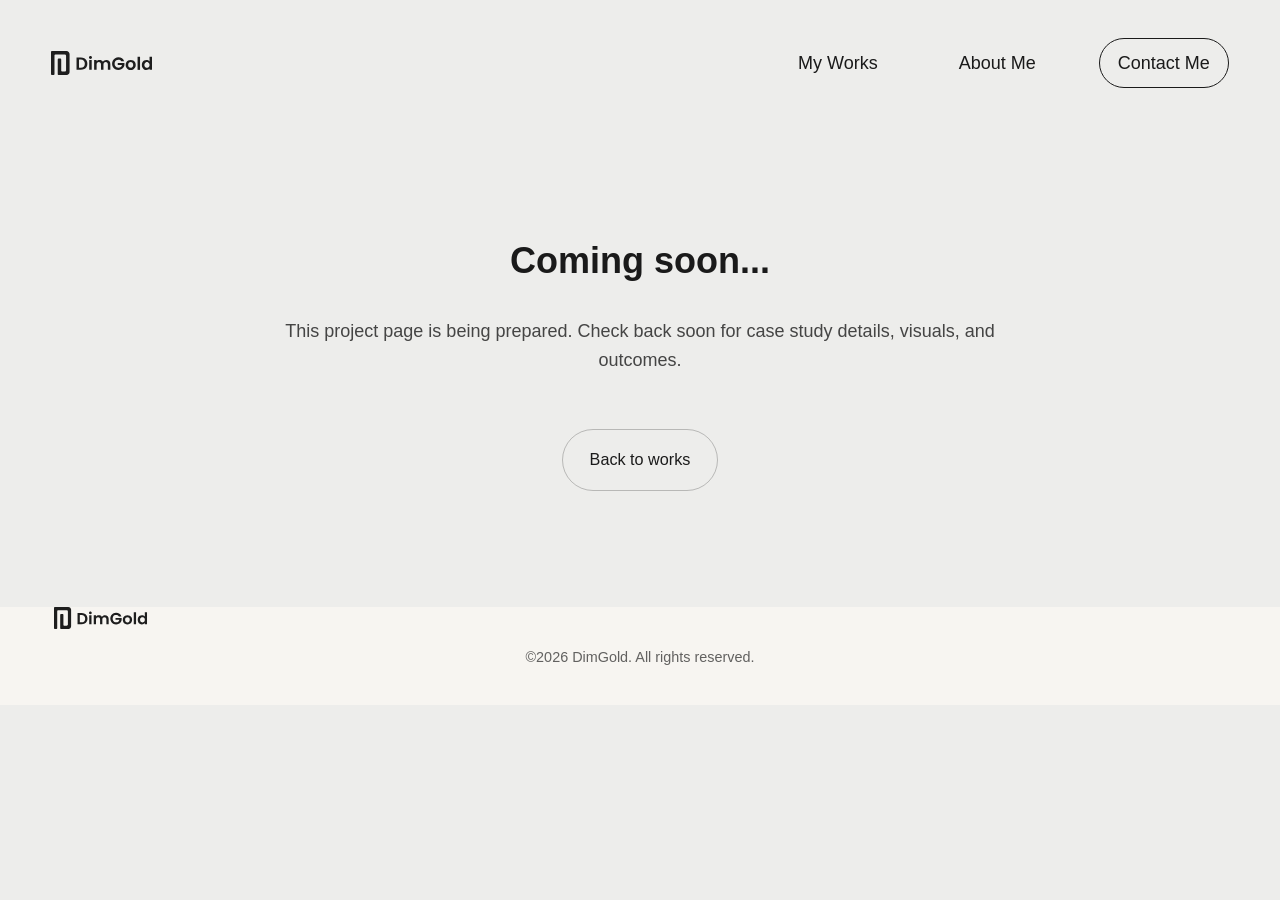
<file: stakesmat.html>
<!DOCTYPE html>
<html lang="en">
<head>
    <meta charset="UTF-8">
    <meta name="viewport" content="width=device-width, initial-scale=1.0">
    <title>DimGold - Stakesmat AI</title>
    <link rel="icon" type="image/svg+xml" href="favicon.svg">
    <link rel="stylesheet" href="style.css">
</head>
<body class="project-page">
    <div class="container">
        <header class="header works-page-header">
            <a class="logo" href="index.html">
                <img src="logo/logo.svg" alt="DimGold">
            </a>
            <nav class="nav">
                <a href="selected-works.html">My Works</a>
                <a href="about.html">About Me</a>
                <a class="contact-btn works-page-contact" href="index.html#contact">Contact Me</a>
            </nav>
        </header>

        <main class="project-coming-soon">
            <div class="project-coming-soon-inner" style="padding:6rem var(--page-gutter); text-align:center;">
                <h1>Coming soon...</h1>
                <p style="max-width:720px; margin:1.5rem auto; color:var(--text-muted);">This project page is being prepared. Check back soon for case study details, visuals, and outcomes.</p>
                <a class="work-view" href="selected-works.html" style="margin-top:1.5rem; display:inline-block;">Back to works</a>
            </div>
        </main>

        <footer class="footer">
            <div class="footer-top">
                <a class="footer-brand" href="#">
                    <img src="logo/logo.svg" alt="DimGold">
                </a>
            </div>
            <p class="footer-copy">&copy;2026 DimGold. All rights reserved.</p>
        </footer>
    </div>
    <script src="script.js"></script>
</body>
</html>
</file>
<file: style.css>
* {
    margin: 0;
    padding: 0;
    box-sizing: border-box;
}

html {
    font-size: 18px;
}

:root {
    --bg-primary: rgba(162, 162, 162, 1);
    --text-dark: #1a1a1a;
    --text-light: #4a4a4a;
    --accent: #2a2a2a;
    --overlay-bg: rgba(100, 100, 100, 0.7);
    --text-muted-strong: rgba(26, 26, 26, 0.88);
    --text-muted: rgba(26, 26, 26, 0.8);
    --text-subtle: rgba(26, 26, 26, 0.68);
    --page-max-width: 1520px;
    --page-gutter: clamp(1.5rem, 4vw, 4.5rem);
}

body {
    font-family: 'Inter', -apple-system, BlinkMacSystemFont, sans-serif;
    background: var(--bg-primary);
    color: var(--text-dark);
    line-height: 1.6;
    overflow-x: hidden;
}

.home-page {
    --page-max-width: 1280px;
    --page-gutter: clamp(5.5rem, 9vw, 11rem);
}

.container {
    max-width: 100vw;
    min-height: 100vh;
    position: relative;
    overflow-x: clip;
}

.reveal {
    opacity: 0;
    transform: translate3d(0, 34px, 0);
    transition:
        opacity 1.05s cubic-bezier(0.22, 1, 0.36, 1),
        transform 1.05s cubic-bezier(0.22, 1, 0.36, 1);
    transition-delay: var(--reveal-delay, 0s);
    will-change: opacity, transform;
}

.reveal.is-visible {
    opacity: 1;
    transform: translate3d(0, 0, 0);
}

/* Header / Navigation */
.header {
    display: flex;
    justify-content: space-between;
    align-items: center;
    width: min(calc(100% - (var(--page-gutter) * 2)), var(--page-max-width));
    margin: 0 auto;
    padding: 2rem 0;
    position: relative;
    z-index: 100;
}

.header-brand {
    display: flex;
    align-items: center;
}

.logo {
    display: flex;
    align-items: center;
    color: var(--text-dark);
}

.logo img {
    display: block;
    width: auto;
    height: 24px;
}

.menu-toggle,
.nav-backdrop,
.nav-close {
    display: none;
}

.menu-toggle {
    width: 44px;
    height: 44px;
    border: 1px solid rgba(26, 26, 26, 0.16);
    border-radius: 999px;
    background: rgba(255, 255, 255, 0.24);
    align-items: center;
    justify-content: center;
    gap: 0.22rem;
    cursor: pointer;
}

.menu-toggle span {
    display: block;
    width: 4px;
    height: 4px;
    border-radius: 999px;
    background: var(--text-dark);
}

.nav-close {
    border: 0;
    background: transparent;
    color: var(--text-dark);
    font: inherit;
    align-items: center;
    justify-content: flex-start;
    gap: 0.55rem;
    padding: 0.25rem 0 0.8rem;
    cursor: pointer;
}

.nav {
    display: flex;
    align-items: center;
    gap: 2.5rem;
}

.nav a {
    --btn-fill-color: var(--text-dark);
    text-decoration: none;
    color: var(--text-dark);
    font-size: 1rem;
    font-weight: 400;
    display: inline-flex;
    align-items: center;
    justify-content: center;
    padding: 0.55rem 1rem;
    border-radius: 999px;
    position: relative;
    overflow: hidden;
    isolation: isolate;
    transition: color 0.9s cubic-bezier(0.22, 1, 0.36, 1);
}

.nav a::before {
    content: "";
    position: absolute;
    left: 50%;
    top: 100%;
    width: 165%;
    aspect-ratio: 1;
    border-radius: 50%;
    background: var(--btn-fill-color);
    transform: translate(-50%, 0);
    transition: transform 1.15s cubic-bezier(0.22, 1, 0.36, 1) 0.08s;
    z-index: -1;
}

.nav a:hover {
    color: #f7f5f1;
}

.nav a:hover::before {
    transform: translate(-50%, -74%);
}

.contact-btn {
    --btn-fill-color: var(--text-dark);
    background: transparent;
    border: 1.5px solid var(--text-dark);
    padding: 0.8rem 1.95rem;
    border-radius: 50px;
    cursor: pointer;
    font-size: 1rem;
    font-weight: 500;
    color: var(--text-dark);
    position: relative;
    overflow: hidden;
    isolation: isolate;
    transition: color 0.9s cubic-bezier(0.22, 1, 0.36, 1), border-color 0.9s cubic-bezier(0.22, 1, 0.36, 1);
}

.contact-btn::before {
    content: "";
    position: absolute;
    left: 50%;
    top: 100%;
    width: 160%;
    aspect-ratio: 1;
    border-radius: 50%;
    background: var(--btn-fill-color);
    transform: translate(-50%, 0);
    transition: transform 1.15s cubic-bezier(0.22, 1, 0.36, 1) 0.08s;
    z-index: -1;
}

.contact-btn:hover {
    color: var(--bg-primary);
    border-color: var(--text-dark);
}

.contact-btn:hover::before {
    transform: translate(-50%, -74%);
}

/* Hero Section */
.hero {
    padding: 4rem var(--page-gutter) 1rem;
    position: relative;
    min-height: 75vh;
    display: flex;
    align-items: center;
    justify-content: center;
    overflow: visible;
}

.hero-content {
    position: relative;
    display: flex;
    justify-content: center;
    align-items: center;
    z-index: 5;
    overflow: visible;
    width: min(100%, var(--page-max-width));
}

.hero-image {
    width: 631px;
    height: 750px;
    position: relative;
    z-index: 5;
    overflow: hidden;
    margin-top: 100px;
}

.hero-image img {
    width: 100%;
    height: auto;
    object-fit: cover;
    object-position: center top;
    /* Note: For best results, use a PNG image with transparent background */
    background: transparent;
}

.hero-overlay {
    position: absolute;
    top: 36%;
    left: calc(50% + 190px);
    transform: translateY(-50%);
    z-index: 20;
    width: max-content;
}

.hero-text {
    display: flex;
    align-items: flex-start;
    gap: 1.15rem;
    color: white;
    filter: drop-shadow(0 2px 8px rgba(0, 0, 0, 0.3));
}

.hero-text svg {
    margin-top: 0.5rem;
    flex-shrink: 0;
}

.hero-title {
    display: flex;
    flex-direction: column;
    gap: 0.2rem;
}

.subtitle {
    font-size: 1.8rem;
    font-weight: 400;
    line-height: 1.16;
    color: white;
}

.handle {
    font-size: 1.55rem;
    font-weight: 400;
    opacity: 0.9;
    margin-top: 0.4rem;
    color: white;
}
/* Background Text */
.background-text {
    position: absolute;
    top: 60%;
    left: 0;
    z-index: 1;
    pointer-events: none;
    white-space: nowrap;
    opacity: 1;
    animation: scrollText 30s linear infinite;
}

@keyframes scrollText {
    0% {
        transform: translateX(-100%);
    }
    100% {
        transform: translateX(100vw);
    }
}

.background-text span {
    display: inline;
    font-family: 'Satoshi', 'Syne', sans-serif;
    font-weight: 400;
    font-style: normal;
    font-size: 280px;
    line-height: 100%;
    letter-spacing: -0.07em;
    background: linear-gradient(to right, rgba(100, 100, 100, 0.61) 0%, rgba(100, 100, 100, 0.61) 48%, rgba(0, 0, 0, 0.8) 52%, rgba(0, 0, 0, 0.8) 100%);
    -webkit-background-clip: text;
    -webkit-text-fill-color: transparent;
    background-clip: text;
    mix-blend-mode: exclusion;
}



/* Company Logos Strip */
.companies {
    padding: 0 var(--page-gutter) 2rem;
    display: flex;
    justify-content: center;
    margin-top: -9rem;
    position: relative;
    z-index: 10;
}

.company-strip {
    width: min(100%, var(--page-max-width));
    background: linear-gradient(
        90deg,
        rgba(96, 96, 96, 0.92) 0%,
        rgba(122, 122, 122, 0.88) 22%,
        rgba(176, 176, 176, 0.72) 50%,
        rgba(122, 122, 122, 0.88) 78%,
        rgba(96, 96, 96, 0.92) 100%
    );
    backdrop-filter: blur(320px) saturate(180%);
    -webkit-backdrop-filter: blur(320px) saturate(180%);
    border: 1px solid rgba(255, 255, 255, 0.18);
    box-shadow: 0 28px 52px rgba(0, 0, 0, 0.16);
    padding: 33px 96px;
    border-radius: 24px;
    display: flex;
    align-items: center;
    gap: 100px;
    height: 105px;
    flex-wrap: nowrap;
    justify-content: center;
    position: relative;
    overflow: hidden;
}

.company-strip::before {
    content: "";
    position: absolute;
    inset: -20% 26%;
    background: radial-gradient(circle, rgba(255, 255, 255, 0.42) 0%, rgba(255, 255, 255, 0.18) 28%, rgba(255, 255, 255, 0) 72%);
    filter: blur(36px);
    pointer-events: none;
}

.company-strip::after {
    content: "";
    position: absolute;
    inset: 0;
    background: linear-gradient(180deg, rgba(255, 255, 255, 0.08) 0%, rgba(255, 255, 255, 0) 48%, rgba(0, 0, 0, 0.08) 100%);
    pointer-events: none;
}

.company-logo {
    opacity: 0.9;
    transition: opacity 0.3s ease;
}

.company-marquee,
.company-track {
    display: flex;
    align-items: center;
}

.company-marquee {
    width: 100%;
    display: flex;
    gap: 2rem;
    overflow: hidden;
    white-space: nowrap;
    position: relative;
}

.company-track {
    gap: 100px;
    flex-shrink: 0;
    animation: companyMarqueeScroll 16s linear infinite;
}

.company-track[aria-hidden="true"] {
    display: flex;
}

@keyframes companyMarqueeScroll {
    from {
        transform: translateX(0);
    }
    to {
        transform: translateX(-100%);
    }
}

.company-logo:hover {
    opacity: 1;
}

/* Intro Section */
.intro-section {
    background: #f7f5f1;
    padding: 4.5rem var(--page-gutter) 5rem;
}

.intro-grid {
    width: min(100%, var(--page-max-width));
    margin: 0 auto;
    display: grid;
    grid-template-columns: minmax(0, 1.45fr) minmax(320px, 0.95fr);
    gap: 4rem;
    align-items: start;
}

.intro-heading h2 {
    max-width: 620px;
    font-family: 'Syne', sans-serif;
    font-size: clamp(2.3rem, 5vw, 4.3rem);
    font-weight: 400;
    line-height: 1.08;
    letter-spacing: -0.04em;
    color: #111111;
}

.intro-side {
    display: flex;
    flex-direction: column;
    gap: 1.6rem;
    padding-top: 0.35rem;
}

.intro-copy {
    max-width: 460px;
    font-family: 'Inter', sans-serif;
    font-size: 1.12rem;
    font-weight: 400;
    line-height: 1.85;
    color: var(--text-muted-strong);
}

.about-card {
    width: min(100%, 460px);
    min-height: 78px;
    padding: 1rem 1.15rem;
    border-radius: 24px;
    background: #ddd9d2;
    display: flex;
    align-items: center;
    gap: 0.95rem;
    text-decoration: none;
    color: var(--text-dark);
    transition: transform 0.25s ease, background 0.25s ease;
}

.about-card:hover {
    transform: translateY(-2px);
    background: #d3cec5;
}

.about-avatar {
    width: 38px;
    height: 38px;
    border-radius: 999px;
    overflow: hidden;
    display: flex;
    align-items: center;
    justify-content: center;
    flex-shrink: 0;
}

.about-avatar img {
    width: 100%;
    height: 100%;
    object-fit: cover;
    object-position: center;
}

.about-card-text {
    flex: 1;
    font-size: 1.02rem;
    color: var(--text-muted);
}

.about-arrow {
    width: 34px;
    height: 34px;
    border-radius: 999px;
    display: inline-flex;
    align-items: center;
    justify-content: center;
    font-size: 1.15rem;
    background: rgba(255, 255, 255, 0.45);
    color: #222222;
    flex-shrink: 0;
}

/* Works Section */
.works-section {
    background: #f7f5f1;
    padding: 0 var(--page-gutter) 5rem;
}

.works-section > * {
    width: min(100%, var(--page-max-width));
    margin-left: auto;
    margin-right: auto;
}

.works-header {
    display: flex;
    align-items: center;
    justify-content: space-between;
    gap: 1.5rem;
    margin-bottom: 1.5rem;
}

.works-kicker {
    font-size: 0.78rem;
    letter-spacing: 0.42em;
    color: var(--text-subtle);
}

.works-all {
    --btn-fill-color: var(--text-dark);
    min-width: 86px;
    padding: 0.75rem 1.1rem;
    border-radius: 999px;
    background: #eceae6;
    text-decoration: none;
    text-align: center;
    font-size: 0.84rem;
    font-weight: 500;
    color: #1d1d1d;
    position: relative;
    overflow: hidden;
    isolation: isolate;
    transition: color 0.9s cubic-bezier(0.22, 1, 0.36, 1), border-color 0.9s cubic-bezier(0.22, 1, 0.36, 1);
}

.works-all::before {
    content: "";
    position: absolute;
    left: 50%;
    top: 100%;
    width: 165%;
    aspect-ratio: 1;
    border-radius: 50%;
    background: var(--btn-fill-color);
    transform: translate(-50%, 0);
    transition: transform 1.15s cubic-bezier(0.22, 1, 0.36, 1) 0.08s;
    z-index: -1;
}

.works-all:hover {
    color: #f7f5f1;
}

.works-all:hover::before {
    transform: translate(-50%, -74%);
}

.works-panel {
    background: #f2f0ed;
    border-radius: 20px;
    padding: 0.65rem 0.65rem 0.85rem;
    margin-bottom: 1.1rem;
}

.works-gallery {
    display: grid;
    grid-template-columns: 1.7fr 0.95fr;
    gap: 0.35rem;
    margin-bottom: 0.7rem;
}

.work-frame {
    min-height: 380px;
    border-radius: 10px;
    background: linear-gradient(180deg, #ece9e5 0%, #e8e4df 100%);
    border: 1px solid rgba(255, 255, 255, 0.7);
    overflow: hidden;
    position: relative;
}

.work-frame img {
    width: 100%;
    height: 100%;
    object-fit: cover;
    object-position: center;
    display: block;
}

.works-gallery-alt {
    grid-template-columns: 0.95fr 1.7fr;
}

.works-footer {
    display: flex;
    align-items: center;
    justify-content: space-between;
    gap: 1.5rem;
    padding: 0.2rem 0.35rem 0.1rem;
}

.works-meta {
    display: flex;
    align-items: baseline;
    gap: 0.5rem;
    flex-wrap: wrap;
}

.work-title {
    font-family: 'Inter', sans-serif;
    font-size: clamp(1.08rem, 1.9vw, 1.2rem);
    color: #161616;
}

.work-title strong {
    font-weight: 700;
}

.work-category {
    font-size: 0.96rem;
    color: var(--text-subtle);
}

.work-view {
    --btn-fill-color: var(--text-dark);
    min-width: 110px;
    padding: 0.95rem 1.5rem;
    border: 1px solid rgba(26, 26, 26, 0.25);
    border-radius: 999px;
    display: inline-flex;
    align-items: center;
    justify-content: center;
    gap: 0.7rem;
    text-decoration: none;
    color: #1b1b1b;
    font-size: 0.9rem;
    background: transparent;
    flex-shrink: 0;
    position: relative;
    overflow: hidden;
    isolation: isolate;
    transition: color 0.9s cubic-bezier(0.22, 1, 0.36, 1), border-color 0.9s cubic-bezier(0.22, 1, 0.36, 1);
}

.work-view::before {
    content: "";
    position: absolute;
    left: 50%;
    top: 100%;
    width: 160%;
    aspect-ratio: 1;
    border-radius: 50%;
    background: var(--btn-fill-color);
    transform: translate(-50%, 0);
    transition: transform 1.15s cubic-bezier(0.22, 1, 0.36, 1) 0.08s;
    z-index: -1;
}

.work-view:hover {
    color: #f7f5f1;
    border-color: var(--text-dark);
}

.work-view:hover::before {
    transform: translate(-50%, -74%);
}

/* Testimonial Section */
.testimonial-section {
    background: #f7f5f1;
    padding: 3.5rem var(--page-gutter) 6rem;
}

.about-works-testimonials-section {
    background: #f7f5f1;
}

.about-works-testimonials-section .works-testimonials-head,
.about-works-testimonials-section .works-testimonials-grid {
    width: min(100%, var(--about-content-width));
    margin-left: auto;
    margin-right: auto;
}

.about-works-testimonials-section .works-testimonials-head {
    padding-left: 0;
}

.testimonial-wrap {
    width: min(100%, 520px);
    margin: 0 auto;
    text-align: center;
}

.testimonial-copy {
    font-size: 1.12rem;
    line-height: 1.95;
    color: var(--text-muted-strong);
    margin-bottom: 1.8rem;
}

.testimonial-person {
    display: inline-flex;
    align-items: center;
    gap: 0.7rem;
    text-align: left;
}

.testimonial-avatar {
    width: 36px;
    height: 36px;
    border-radius: 999px;
    overflow: hidden;
    flex-shrink: 0;
}

.testimonial-avatar img {
    width: 100%;
    height: 100%;
    object-fit: cover;
    object-position: center;
}

.testimonial-name {
    font-size: 1rem;
    font-weight: 600;
    color: #171717;
}

.testimonial-role {
    font-size: 0.9rem;
    color: var(--text-subtle);
}

/* Services Section */
.services-section {
    background: #f7f5f1;
    padding: 5rem var(--page-gutter) 6rem;
}

.services-section > * {
    width: min(100%, var(--page-max-width));
    margin-left: auto;
    margin-right: auto;
}

.services-head {
    margin-bottom: 2rem;
}

.services-head h2 {
    font-family: 'Syne', sans-serif;
    font-size: clamp(2.2rem, 4vw, 3.4rem);
    font-weight: 500;
    letter-spacing: -0.04em;
    color: #111111;
    margin-bottom: 0.85rem;
}

.services-head p {
    max-width: 760px;
    font-size: 1.05rem;
    line-height: 1.8;
    color: var(--text-muted);
}

.services-grid {
    display: grid;
    grid-template-columns: 1fr 1fr;
    gap: 0.9rem 1rem;
}

.service-card {
    min-height: 104px;
    padding: 1.9rem 2rem;
    border-radius: 16px;
    background: #f1efec;
    display: flex;
    align-items: center;
    justify-content: space-between;
    gap: 1rem;
}

.service-card p {
    font-size: clamp(1.25rem, 2.2vw, 1.75rem);
    font-weight: 400;
    color: #2a2a2a;
    line-height: 1.2;
}

.service-icon {
    display: inline-flex;
    align-items: center;
    justify-content: center;
    flex-shrink: 0;
}

/* CTA Section */
.cta-section {
    background: #f7f5f1;
    padding: 0 var(--page-gutter) 6rem;
}

.cta-panel {
    background: #eeece8;
    border-radius: 30px;
    padding: 4rem 5.25rem;
    display: grid;
    grid-template-columns: 260px minmax(0, 1fr);
    justify-content: center;
    align-items: center;
    gap: 3.6rem;
    max-width: var(--page-max-width);
    margin: 0 auto;
}

.cta-photo {
    width: 210px;
    height: 286px;
    border-radius: 999px;
    overflow: hidden;
    background: #b9ced8;
    justify-self: center;
}

.cta-photo img {
    width: 100%;
    height: 100%;
    object-fit: cover;
    object-position: center;
}

.cta-content {
    max-width: 540px;
    width: 100%;
    justify-self: start;
    margin-left: 3rem;
}

.cta-content h2 {
    max-width: 420px;
    font-family: 'Syne', sans-serif;
    font-size: clamp(2.5rem, 4.2vw, 4.3rem);
    font-weight: 500;
    line-height: 1.06;
    letter-spacing: -0.05em;
    color: #111111;
    margin-bottom: 1.4rem;
}

.cta-chips {
    display: flex;
    flex-wrap: nowrap;
    gap: 0.8rem;
    margin-bottom: 1rem;
    width: 100%;
    max-width: 480px;
}

.cta-chip {
    --btn-fill-color: var(--text-dark);
    min-height: 48px;
    padding: 0.9rem 1.1rem;
    border: 1px solid rgba(26, 26, 26, 0.2);
    border-radius: 999px;
    display: inline-flex;
    align-items: center;
    gap: 0.55rem;
    text-decoration: none;
    color: var(--text-muted);
    font-size: 0.9rem;
    background: rgba(255, 255, 255, 0.45);
    white-space: nowrap;
    flex: 1 1 0;
    justify-content: center;
    position: relative;
    overflow: hidden;
    isolation: isolate;
    transition: color 0.9s cubic-bezier(0.22, 1, 0.36, 1), border-color 0.9s cubic-bezier(0.22, 1, 0.36, 1);
}

.cta-chip-email {
    flex: 1.35 1 0;
    min-width: 0;
}

.cta-chip-email span:last-child {
    overflow: hidden;
    text-overflow: ellipsis;
}

.cta-chip::before {
    content: "";
    position: absolute;
    left: 50%;
    top: 100%;
    width: 160%;
    aspect-ratio: 1;
    border-radius: 50%;
    background: var(--btn-fill-color);
    transform: translate(-50%, 0);
    transition: transform 1.15s cubic-bezier(0.22, 1, 0.36, 1) 0.08s;
    z-index: -1;
}

.cta-chip:hover {
    border-color: var(--text-dark);
    color: #f7f5f1;
}

.cta-chip:hover::before {
    transform: translate(-50%, -74%);
}

.cta-chip-icon {
    width: 22px;
    height: 22px;
    border-radius: 999px;
    display: inline-flex;
    align-items: center;
    justify-content: center;
    background: rgba(26, 26, 26, 0.1);
    flex-shrink: 0;
}

.cta-chip-icon svg {
    width: 13px;
    height: 13px;
    display: block;
}

.cta-button {
    --btn-fill-color: #f7f5f1;
    width: 100%;
    max-width: 480px;
    min-height: 62px;
    padding: 1.05rem 1.55rem;
    border-radius: 999px;
    display: inline-flex;
    align-items: center;
    justify-content: space-between;
    gap: 1rem;
    text-decoration: none;
    background: #1f1f1f;
    color: #f8f5ef;
    position: relative;
    overflow: hidden;
    isolation: isolate;
    transition: color 0.9s cubic-bezier(0.22, 1, 0.36, 1);
}

.cta-button::before {
    content: "";
    position: absolute;
    left: 50%;
    top: 100%;
    width: 160%;
    aspect-ratio: 1;
    border-radius: 50%;
    background: var(--btn-fill-color);
    transform: translate(-50%, 0);
    transition: transform 1.15s cubic-bezier(0.22, 1, 0.36, 1) 0.08s;
    z-index: -1;
}

.cta-button:hover {
    color: var(--text-dark);
}

.cta-button:hover::before {
    transform: translate(-50%, -74%);
}

/* Footer */
.footer {
    background: #f7f5f1;
    padding: 0 3rem 2rem;
}

.footer-top {
    display: grid;
    grid-template-columns: auto auto 1fr;
    align-items: center;
    gap: 3.5rem;
    padding-bottom: 0.9rem;
}

.footer-brand {
    display: inline-flex;
    align-items: center;
    text-decoration: none;
    color: #181818;
}

.footer-brand img {
    display: block;
    width: auto;
    height: 22px;
}

.footer-socials {
    display: inline-flex;
    align-items: center;
    gap: 1.2rem;
}

.footer-socials a {
    width: 26px;
    height: 26px;
    display: inline-flex;
    align-items: center;
    justify-content: center;
    color: #1d1d1d;
    text-decoration: none;
}

.footer-links {
    display: inline-flex;
    align-items: center;
    justify-content: flex-end;
    gap: 1.6rem;
    flex-wrap: wrap;
}

.footer-links a {
    --btn-fill-color: var(--text-dark);
    text-decoration: none;
    color: #1f1f1f;
    font-size: 0.92rem;
    display: inline-flex;
    align-items: center;
    justify-content: center;
    padding: 0.55rem 0.95rem;
    border-radius: 999px;
    position: relative;
    overflow: hidden;
    isolation: isolate;
    transition: color 0.9s cubic-bezier(0.22, 1, 0.36, 1);
}

.footer-links a::before {
    content: "";
    position: absolute;
    left: 50%;
    top: 100%;
    width: 165%;
    aspect-ratio: 1;
    border-radius: 50%;
    background: var(--btn-fill-color);
    transform: translate(-50%, 0);
    transition: transform 1.15s cubic-bezier(0.22, 1, 0.36, 1) 0.08s;
    z-index: -1;
}

.footer-links a:hover {
    color: #f7f5f1;
}

.footer-links a:hover::before {
    transform: translate(-50%, -74%);
}

.footer-contact {
    --btn-fill-color: var(--text-dark);
    min-width: 106px;
    min-height: 40px;
    padding: 0.75rem 1.2rem;
    border: 1px solid rgba(26, 26, 26, 0.22);
    border-radius: 999px;
    display: inline-flex;
    align-items: center;
    justify-content: center;
    position: relative;
    overflow: hidden;
    isolation: isolate;
    transition: color 0.9s cubic-bezier(0.22, 1, 0.36, 1), border-color 0.9s cubic-bezier(0.22, 1, 0.36, 1);
}

.footer-contact::before {
    content: "";
    position: absolute;
    left: 50%;
    top: 100%;
    width: 160%;
    aspect-ratio: 1;
    border-radius: 50%;
    background: var(--btn-fill-color);
    transform: translate(-50%, 0);
    transition: transform 1.15s cubic-bezier(0.22, 1, 0.36, 1) 0.08s;
    z-index: -1;
}

.footer-contact:hover {
    color: #f7f5f1;
    border-color: var(--text-dark);
}

.footer-contact:hover::before {
    transform: translate(-50%, -74%);
}

.footer-copy {
    text-align: center;
    font-size: 0.8rem;
    color: var(--text-subtle);
}

/* Selected Works Page */
.works-page {
    background: #f7f5f1;
}

.project-page {
    background: #ededeb;
}

.works-page-header {
    padding-top: 2.1rem;
    padding-bottom: 2rem;
}

.works-page .logo {
    text-decoration: none;
}

.works-page .contact-btn {
    display: inline-flex;
    align-items: center;
    justify-content: center;
    text-decoration: none;
}

.selected-hero {
    background: #f7f5f1;
    padding: 5.5rem var(--page-gutter) 8rem;
}

.selected-hero-inner {
    width: min(100%, var(--page-max-width));
    margin: 0 auto;
    text-align: left;
}

.selected-hero h1 {
    font-family: 'Syne', sans-serif;
    font-size: clamp(4rem, 8vw, 6.4rem);
    font-weight: 500;
    line-height: 0.98;
    letter-spacing: -0.08em;
    color: #101010;
    margin-bottom: 1.4rem;
}

.selected-hero p {
    max-width: 820px;
    font-size: 1.12rem;
    line-height: 1.7;
    color: var(--text-muted);
    white-space: normal;
}

.selected-works-list {
    padding-top: 0;
    padding-bottom: 6rem;
}

.project-hero {
    min-height: 560px;
    background: #ededeb;
    position: relative;
}

.project-hero-mark {
    position: absolute;
    right: clamp(3.5rem, 10vw, 5.5rem);
    top: 7rem;
    opacity: 0.72;
}

.project-overview-section {
    background: #faf9f6;
    padding: 3.6rem 0 6rem;
}

.project-overview-inner {
    width: min(calc(100% - (var(--page-gutter) * 2)), var(--page-max-width));
    margin: 0 auto;
}

.project-overview-inner h1 {
    max-width: 1000px;
    font-family: 'Syne', sans-serif;
    font-size: clamp(2.8rem, 5vw, 4.2rem);
    font-weight: 500;
    line-height: 1.08;
    letter-spacing: -0.06em;
    color: #111111;
    margin-bottom: 3rem;
}

.project-overview-grid {
    display: grid;
    grid-template-columns: repeat(2, minmax(0, 1fr));
    gap: 2.5rem 4rem;
    max-width: 880px;
}

.project-overview-column {
    max-width: 360px;
}

.project-label {
    font-size: 0.84rem;
    letter-spacing: 0.34em;
    color: var(--text-subtle);
    margin-bottom: 1rem;
}

.project-label-spaced {
    margin-top: 2.4rem;
}

.project-copy {
    font-size: 1.08rem;
    line-height: 1.9;
    color: var(--text-muted-strong);
}

.project-testimonials-section {
    padding-top: 5.5rem;
}

.project-hero-image {
    position: absolute;
    inset: auto 0 0 auto;
    width: min(100%, 780px);
    height: auto;
    object-fit: cover;
    display: block;
}

.project-gallery-section {
    background: #ededeb;
    padding: 2rem var(--page-gutter) 6rem;
}

.project-gallery-grid {
    width: min(100%, var(--page-max-width));
    margin: 0 auto;
    display: grid;
    grid-template-columns: repeat(3, minmax(0, 1fr));
    gap: 1.2rem;
}

.project-gallery-grid img {
    width: 100%;
    height: 320px;
    object-fit: cover;
    display: block;
    border-radius: 18px;
}

/* Jollof Space case study */
.jollofspace-page {
    background: #1c1c1c;
    --page-max-width: 1280px;
    --page-gutter: clamp(5.5rem, 9vw, 11rem);
}

.jollofspace-page .container {
    max-width: none;
    width: 100%;
    margin: 0;
    background: #f8f6f2;
}

.jollofspace-page .project-page-header {
    position: absolute;
    top: 0;
    left: 50%;
    transform: translateX(-50%);
    background: transparent;
    width: min(calc(100% - (var(--page-gutter) * 2)), var(--page-max-width));
    z-index: 2;
}

.jollofspace-page .jollofspace-overview {
    padding: 5.2rem var(--page-gutter) 4.8rem;
    background: #f3f3f1;
}

.jollofspace-page .jollofspace-overview .project-overview-inner {
    width: min(100%, 1280px);
    margin: 0 auto;
}

.project-kicker {
    margin-bottom: 1.6rem;
    font-size: 0.78rem;
    letter-spacing: 0.28em;
    color: var(--text-subtle);
}

.jollofspace-overview .project-overview-inner h1 {
    max-width: 1200px;
    margin-bottom: 3.4rem;
    font-size: clamp(2.4rem, 4vw, 5.2rem);
    line-height: 0.96;
    letter-spacing: -0.065em;
}

.jollofspace-overview .project-overview-grid {
    display: grid;
    grid-template-columns: minmax(270px, 1fr) minmax(300px, 1fr);
    column-gap: 5.5rem;
    row-gap: 2.5rem;
    max-width: 1130px;
    margin-left: 0;
    margin-right: 0;
}

.jollofspace-overview .project-overview-column {
    max-width: 430px;
}

.jollofspace-overview .project-overview-column:nth-child(2),
.jollofspace-overview .project-overview-column:nth-child(4) {
    margin-left: 4.5rem;
}

.jollofspace-overview .project-label {
    margin: 0 0 1rem;
    font-size: 0.72rem;
    letter-spacing: 0.32em;
    font-weight: 500;
}

.jollofspace-overview .project-copy {
    margin: 0;
    font-size: clamp(0.95rem, 1.08vw, 1.12rem);
    line-height: 1.7;
    letter-spacing: -0.02em;
}

.project-image-stack {
    width: 100%;
    line-height: 0;
    font-size: 0;
}

.project-opening-visual {
    width: 100%;
    aspect-ratio: 16 / 9;
    overflow: hidden;
    line-height: 0;
}

.project-opening-visual img {
    width: 100%;
    height: 100%;
    object-fit: cover;
    display: block;
}

.project-image-stack img {
    display: block;
    width: 100%;
    aspect-ratio: 16 / 9;
    height: auto;
    margin: 0;
    border: 0;
    object-fit: cover;
}

.jollofspace-page .footer-top {
    grid-template-columns: auto 1fr;
}

.jollofspace-page .footer-links {
    justify-self: end;
}

/* About Page */
.about-page {
    background: #f7f5f1;
    --about-content-width: 1420px;
}

.about-hero {
    background: #f7f5f1;
    padding: 1.25rem var(--page-gutter) 4rem;
}

.about-hero-inner {
    width: min(100%, var(--about-content-width));
    margin: 0 auto;
}

.about-hero-inner > * {
    width: 100%;
}

.about-hero h1 {
    font-family: 'Syne', sans-serif;
    font-size: clamp(3.8rem, 8vw, 6.4rem);
    font-weight: 500;
    line-height: 0.98;
    letter-spacing: -0.08em;
    color: #111111;
    margin-bottom: 2.25rem;
}

.about-hero-card {
    position: relative;
    border-radius: 28px;
    overflow: visible;
    min-height: 720px;
    padding-top: 7.8rem;
}

.about-hero-card::before {
    content: "";
    position: absolute;
    inset: 7.8rem 0 0;
    border-radius: 28px;
    background: #7f9fad;
    z-index: 0;
}

.about-hero-figure {
    position: absolute;
    left: 50%;
    top: 5px;
    bottom: 0;
    transform: translateX(-50%);
    width: min(100%, 900px);
    max-width: min(100%, 900px);
    z-index: 1;
}

.about-hero-card img {
    position: absolute;
    width: 100%;
    height: 100%;
    object-fit: cover;
    object-position: center 15%;
    display: block;
    left: 0;
    top: 0;
}

.about-hero-overlay {
    position: absolute;
    left: 5rem;
    top: 14rem;
    color: white;
    display: flex;
    flex-direction: column;
    gap: 0.9rem;
    text-shadow: 0 3px 14px rgba(0, 0, 0, 0.16);
    z-index: 2;
}

.about-hero-overlay p {
    font-size: 2rem;
    line-height: 1.15;
    font-weight: 400;
}

.about-story-section {
    background: #f7f5f1;
    padding: 2rem var(--page-gutter) 7rem;
}

.about-story-inner {
    width: min(100%, var(--about-content-width));
    margin: 0 auto;
}

.about-story-copy {
    width: 100%;
    max-width: none;
}

.about-story-copy h2 {
    font-family: 'Syne', sans-serif;
    font-size: clamp(2.5rem, 5vw, 3.5rem);
    font-weight: 500;
    letter-spacing: -0.05em;
    color: #111111;
    margin-bottom: 2rem;
}

.about-story-copy p {
    max-width: none;
    font-size: 1.12rem;
    line-height: 1.95;
    color: var(--text-muted-strong);
}

.about-story-copy p + p {
    margin-top: 0.65rem;
}

.about-services-section {
    padding-top: 0;
    width: auto;
    margin: 0 auto;
    transform: none;
}

.about-page .about-services-section > * {
    width: min(100%, var(--about-content-width));
    margin-left: auto;
    margin-right: auto;
}

.about-page .cta-panel {
    max-width: var(--about-content-width);
}

.about-services-head {
    margin-bottom: 2.4rem;
}

.about-services-head p {
    max-width: none;
    font-size: 1.08rem;
    color: var(--text-muted);
    white-space: nowrap;
}

.about-services-mark {
    width: 24px;
    height: 24px;
    display: inline-flex;
    align-items: center;
    justify-content: center;
    color: var(--text-subtle);
    margin-bottom: 1rem;
}

.why-design-section {
    background: #f7f5f1;
    padding: 7rem var(--page-gutter) 6rem;
}

.why-design-inner {
    width: min(100%, var(--about-content-width));
    margin: 0 auto;
    display: grid;
    grid-template-columns: minmax(280px, 0.88fr) minmax(320px, 0.92fr);
    align-items: center;
    gap: clamp(2.5rem, 7vw, 7rem);
}

.why-design-copy {
    width: 100%;
}

.why-design-copy h2 {
    font-family: 'Syne', sans-serif;
    font-size: clamp(2.4rem, 5vw, 3.45rem);
    font-weight: 500;
    letter-spacing: -0.05em;
    color: #111111;
    margin-bottom: 1.8rem;
}

.why-design-copy p {
    max-width: 620px;
    font-size: 1.08rem;
    line-height: 1.95;
    color: var(--text-muted-strong);
}

.why-design-frame {
    width: min(100%, 520px);
    aspect-ratio: 1 / 1;
    justify-self: end;
    border-radius: 18px;
    background: #efedeb;
    overflow: hidden;
}

.why-design-frame img {
    width: 100%;
    height: 100%;
    display: block;
    object-fit: cover;
}

.about-grid-section {
    background: #f7f5f1;
    padding: 3rem var(--page-gutter) 4.5rem;
}

.about-grid-inner {
    width: min(100%, var(--about-content-width));
    margin: 0 auto;
    display: grid;
    grid-template-columns: minmax(320px, 0.98fr) minmax(320px, 0.92fr);
    align-items: center;
    gap: clamp(2.5rem, 6vw, 6.5rem);
}

.about-grid-copy {
    width: 100%;
}

.about-grid-section-right {
    padding-top: 2rem;
    padding-bottom: 7rem;
}

.about-grid-frames {
    width: min(100%, 520px);
    display: grid;
    grid-template-columns: repeat(2, minmax(0, 1fr));
    gap: 8px;
}

.about-grid-frame {
    border-radius: 16px;
    background: #efedeb;
    overflow: hidden;
}

.about-grid-frame img {
    width: 100%;
    height: 100%;
    display: block;
    object-fit: cover;
}

.about-grid-frame-large {
    grid-column: 1 / -1;
    aspect-ratio: 1 / 0.78;
}

.about-grid-frame-small {
    aspect-ratio: 1 / 0.72;
}

.about-grid-section-left .about-grid-frames {
    justify-self: start;
}

.about-grid-section-right .about-grid-frames {
    justify-self: end;
}

.about-grid-copy h2 {
    font-family: 'Syne', sans-serif;
    font-size: clamp(2.4rem, 5vw, 3.35rem);
    font-weight: 500;
    letter-spacing: -0.05em;
    color: #111111;
    margin-bottom: 1.6rem;
}

.about-grid-copy p,
.about-grid-copy li {
    font-size: 1.06rem;
    line-height: 1.9;
    color: var(--text-muted-strong);
}

.about-grid-copy p + p {
    margin-top: 0.25rem;
}

.about-grid-copy ul {
    margin: 0.45rem 0 0.45rem 1.2rem;
    padding: 0;
}

.about-grid-copy li + li {
    margin-top: 0.15rem;
}

.works-testimonials-section {
    background: #f7f5f1;
    padding: 1rem var(--page-gutter) 5rem;
}

.works-testimonials-head,
.works-testimonials-grid {
    width: min(100%, var(--page-max-width));
    margin-left: auto;
    margin-right: auto;
}

.works-testimonials-head {
    margin-bottom: 2rem;
}

.works-testimonials-head h2 {
    font-family: 'Syne', sans-serif;
    font-size: clamp(2.5rem, 5vw, 4rem);
    font-weight: 500;
    line-height: 1.02;
    letter-spacing: -0.05em;
    color: #111111;
}

.works-testimonials-grid {
    display: grid;
    grid-template-columns: repeat(3, minmax(0, 1fr));
    gap: 1rem;
}

.works-testimonial-card {
    min-height: 196px;
    padding: 2rem 2.1rem;
    border-radius: 18px;
    background: #f1efec;
}

.works-testimonial-top {
    display: flex;
    align-items: center;
    gap: 0.8rem;
    margin-bottom: 1.4rem;
}

.works-testimonial-avatar {
    width: 34px;
    height: 34px;
    border-radius: 999px;
    overflow: hidden;
    flex-shrink: 0;
}

.works-testimonial-avatar img {
    width: 100%;
    height: 100%;
    object-fit: cover;
    object-position: center;
}

.works-testimonial-name {
    font-size: 1.06rem;
    font-weight: 600;
    color: #181818;
}

.works-testimonial-role {
    font-size: 0.92rem;
    color: var(--text-subtle);
}

.works-testimonial-copy {
    font-size: 1.08rem;
    line-height: 1.75;
    color: var(--text-muted-strong);
}

.works-services-section {
    padding-top: 3rem;
}

.motion-gallery-section {
    background: #f7f5f1;
    padding: 2rem 0 6rem;
    overflow: hidden;
}

.motion-gallery-head {
    width: min(100%, var(--page-max-width));
    margin: 0 auto 2.8rem;
    padding: 0 var(--page-gutter);
    text-align: center;
}

.motion-gallery-head h2 {
    font-family: 'Syne', sans-serif;
    font-size: clamp(2.8rem, 6vw, 4.7rem);
    font-weight: 500;
    line-height: 1.02;
    letter-spacing: -0.06em;
    color: rgba(26, 26, 26, 0.34);
    margin-bottom: 1.1rem;
}

.motion-gallery-head p {
    max-width: 690px;
    margin: 0 auto;
    font-size: 1.12rem;
    line-height: 1.85;
    color: var(--text-muted);
}

.motion-gallery {
    display: flex;
    flex-direction: column;
    gap: 1.05rem;
}

.motion-row {
    overflow: hidden;
}

.motion-row:first-child {
    padding-left: 0;
}

.motion-row:nth-child(2) {
    padding-left: 6.5rem;
}

.motion-row:nth-child(3) {
    padding-left: 2.75rem;
}

.motion-marquee {
    display: flex;
    gap: 1.05rem;
    width: max-content;
}

.motion-track {
    display: flex;
    gap: 1.05rem;
    flex: 0 0 auto;
}

.motion-row-left .motion-marquee,
.motion-row-right .motion-marquee {
    animation: motionGalleryRight 32s linear infinite;
    transform: translateX(calc(-100% + 100vw));
}

.motion-frame {
    flex: 0 0 auto;
    height: 205px;
    border-radius: 4px;
    background: linear-gradient(180deg, #ece9e5 0%, #e7e4df 100%);
}

.motion-frame-sm {
    width: 182px;
}

.motion-frame-lg {
    width: 304px;
}

@keyframes motionGalleryLeft {
    0% {
        transform: translateX(0);
    }
    100% {
        transform: translateX(calc(-50% - 0.425rem));
    }
}

@keyframes motionGalleryRight {
    0% {
        transform: translateX(calc(-100% + 100vw));
    }
    100% {
        transform: translateX(0);
    }
}

/* Responsive adjustments */
@media (max-width: 1024px) {
    html {
        font-size: 17px;
    }

    .hero-overlay {
        left: calc(50% + 130px);
    }
    
    .background-text {
        font-size: 0.8em;
    }
}

@media (max-width: 768px) {
    html {
        font-size: 15px;
    }

    .home-page,
    .works-page,
    .about-page,
    .project-page {
        --page-gutter: 1.25rem;
    }

    .header {
        width: min(calc(100% - (var(--page-gutter) * 2)), var(--page-max-width));
        padding: 1.5rem 0;
        flex-direction: row;
        align-items: flex-start;
        z-index: 250;
    }

    .header-brand {
        width: 100%;
        justify-content: space-between;
        gap: 1rem;
    }

    .menu-toggle {
        display: inline-flex;
        flex-shrink: 0;
        position: relative;
        z-index: 10070;
    }
    .menu-toggle {
        cursor: pointer;
        -webkit-tap-highlight-color: rgba(0,0,0,0);
    }

    .nav {
        position: fixed;
        top: 0;
        right: 0;
        width: min(82vw, 320px);
        height: 100dvh;
        padding: 6.5rem 1.25rem 1.5rem;
        background: rgba(247, 245, 241, 0.97);
        backdrop-filter: blur(18px);
        -webkit-backdrop-filter: blur(18px);
        border-left: 1px solid rgba(26, 26, 26, 0.08);
        box-shadow: -24px 0 50px rgba(0, 0, 0, 0.16);
        flex-direction: column;
        align-items: stretch;
        gap: 0.75rem;
        transform: translateX(100%);
        visibility: hidden;
        opacity: 0;
        pointer-events: none;
        transition: transform 0.35s cubic-bezier(0.22, 1, 0.36, 1), opacity 0.25s ease, visibility 0.25s ease;
        z-index: 10050; /* raised to sit above header */
    }
    .nav {
        -webkit-overflow-scrolling: touch;
        overscroll-behavior: contain;
    }

    .nav.reveal:not(.is-open),
    .nav:not(.is-open) {
        opacity: 0;
        visibility: hidden;
        pointer-events: none;
    }

    .nav.is-open {
        transform: translateX(0);
        visibility: visible;
        opacity: 1;
        pointer-events: auto;
    }

    body.nav-open .menu-toggle {
        opacity: 0;
        pointer-events: none;
    }

    .nav a,
    .nav .contact-btn {
        width: 100%;
        justify-content: flex-start;
    }

    .nav-close {
        display: inline-flex;
        cursor: pointer;
        z-index: 10080;
        padding: 0.9rem 0.75rem; /* larger hit area */
        background: transparent;
        border: 0;
        align-items: center;
        gap: 0.5rem;
        pointer-events: auto;
        border-radius: 8px;
    }

    .nav-backdrop {
        display: block;
        position: fixed;
        inset: 0;
        border: 0;
        background: rgba(17, 17, 17, 0.35);
        opacity: 0;
        pointer-events: none;
        transition: opacity 0.3s ease;
        z-index: 10040; /* below nav but above content */
    }
    .nav-backdrop {
        touch-action: manipulation;
    }

    .nav-backdrop.is-visible {
        opacity: 1;
        pointer-events: auto;
    }

    body.nav-open {
        overflow: hidden;
    }
    
    .hero {
        padding: 2rem var(--page-gutter);
    }
    
    .hero-image {
        width: 100%;
        max-width: 430px;
        height: auto;
        margin-top: 1.5rem;
    }

    .hero-image img {
        display: block;
        width: 100%;
        height: auto;
        object-fit: contain;
    }
    
    .hero-overlay {
        position: static;
        transform: none;
        margin-top: 2rem;
    }
    
    .hero-text {
        justify-content: center;
    }
    
    .company-strip {
        padding: 1.2rem 0;
        height: auto;
        overflow: hidden;
    }

    .company-marquee {
        width: max-content;
        justify-content: flex-start;
        animation: companyMarqueeMobile 20s linear infinite;
    }

    .company-track {
        gap: 2.25rem;
        padding-right: 2.25rem;
    }

    .company-track[aria-hidden="true"] {
        display: flex;
    }
    
    .intro-section {
        padding: 3rem var(--page-gutter) 3.5rem;
    }

    .intro-grid {
        grid-template-columns: 1fr;
        gap: 2rem;
    }

    .intro-heading h2 {
        max-width: none;
    }

    .intro-side {
        padding-top: 0;
    }

    .works-section {
        padding: 0 var(--page-gutter) 3.5rem;
    }

    .testimonial-section {
        padding: 2.5rem var(--page-gutter) 4rem;
    }

    .services-section {
        padding: 3rem var(--page-gutter) 4rem;
    }

    .cta-section {
        padding: 0 var(--page-gutter) 4rem;
    }

    .footer {
        padding: 0 1.5rem 2rem;
    }

    .selected-hero {
        padding: 3.5rem var(--page-gutter) 4.5rem;
    }

    .project-hero {
        min-height: 360px;
    }

    .project-hero-mark {
        right: 1.5rem;
        top: 4rem;
    }

    .project-overview-section {
        padding: 2.5rem 0 4rem;
    }

    .project-overview-inner {
        width: min(calc(100% - (var(--page-gutter) * 2)), var(--page-max-width));
    }

    .project-overview-grid {
        grid-template-columns: 1fr;
        gap: 2rem;
        max-width: none;
    }

    .project-overview-column {
        max-width: none;
    }

    .project-testimonials-section {
        padding-top: 4rem;
    }

    .about-hero {
        padding: 1rem var(--page-gutter) 3rem;
    }

    .about-hero-card {
        min-height: 430px;
        padding-top: 5.1rem;
    }

    .about-hero-card::before {
        inset: 5.1rem 0 0;
    }

    .about-hero-figure {
        transform: translateX(-50%);
        bottom: 0;
        width: auto;
        height: 100%;
        max-width: min(100%, 540px);
    }

    .about-hero-overlay {
        left: 1.5rem;
        top: 6.4rem;
    }

    .about-hero-overlay p {
        font-size: 1.4rem;
    }

    .about-story-section {
        padding: 1.25rem var(--page-gutter) 4rem;
    }

    .about-story-copy h2 {
        margin-bottom: 1.25rem;
    }

    .about-story-copy p {
        font-size: 0.98rem;
        line-height: 1.85;
    }

    .about-services-section {
        max-width: none;
        width: auto;
        transform: none;
    }

    .about-services-head {
        margin-bottom: 1.8rem;
    }

    .about-services-head p {
        white-space: normal;
    }

    .why-design-section {
        padding: 4.5rem var(--page-gutter) 4rem;
    }

    .why-design-inner {
        width: auto;
        grid-template-columns: 1fr;
        gap: 2rem;
    }

    .why-design-copy p {
        max-width: none;
    }

    .why-design-frame {
        width: 100%;
        max-width: 420px;
        justify-self: start;
    }

    .about-grid-section {
        padding: 2rem var(--page-gutter) 3.5rem;
    }

    .about-grid-section-right {
        padding-top: 1rem;
        padding-bottom: 4rem;
    }

    .about-grid-inner {
        width: auto;
        grid-template-columns: 1fr;
        gap: 2rem;
    }

    .about-grid-frames {
        width: 100%;
        max-width: 430px;
        justify-self: start;
    }

    .about-grid-section-right .about-grid-copy {
        order: 1;
    }

    .about-grid-section-right .about-grid-frames {
        order: 2;
        justify-self: start;
    }

    .works-testimonials-section {
        padding: 1rem var(--page-gutter) 4rem;
    }

    .works-testimonials-grid {
        grid-template-columns: 1fr;
    }

    .about-works-testimonials-section .works-testimonials-head,
    .about-works-testimonials-section .works-testimonials-grid {
        width: auto;
    }

    .motion-gallery-section {
        padding: 1rem 0 4rem;
    }

    .motion-gallery-head {
        padding: 0 var(--page-gutter);
    }

    .motion-gallery-head p {
        max-width: none;
    }

    .works-header,
    .works-footer {
        flex-direction: column;
        align-items: flex-start;
    }

    .works-footer {
        gap: 1rem;
    }

    .works-meta {
        gap: 0.35rem;
    }

    .works-gallery {
        grid-template-columns: 1fr;
    }

    .work-frame {
        min-height: 280px;
    }

    .services-grid {
        grid-template-columns: 1fr;
    }

    .service-card {
        min-height: 92px;
        padding: 1.35rem 1.25rem;
    }

    .service-card p {
        font-size: 1.15rem;
    }

    .motion-frame {
        height: 150px;
    }

    .motion-gallery {
        gap: 0.85rem;
    }

    .motion-row:nth-child(2),
    .motion-row:nth-child(3) {
        padding-left: 0;
    }

    .motion-marquee,
    .motion-track {
        gap: 0.85rem;
    }

    .motion-frame-sm {
        width: 132px;
    }

    .motion-frame-lg {
        width: 224px;
    }

    .cta-panel {
        grid-template-columns: 1fr;
        padding: 2.5rem 1.5rem;
        gap: 2rem;
        justify-items: center;
        text-align: center;
    }

    .cta-photo {
        justify-self: center;
    }

    .cta-content {
        justify-self: center;
        margin-left: 0;
        display: flex;
        flex-direction: column;
        align-items: center;
    }

    .cta-content h2 {
        max-width: none;
    }

    .cta-chips {
        flex-wrap: wrap;
        justify-content: center;
        max-width: none;
    }

    .cta-chip,
    .cta-chip-email,
    .cta-button {
        width: 100%;
    }

    .footer-top {
        grid-template-columns: 1fr;
        justify-items: center;
        text-align: center;
        gap: 1.2rem;
    }

    .footer-socials {
        justify-content: center;
        flex-wrap: wrap;
    }

    .footer-links {
        justify-content: center;
        gap: 0.4rem;
        flex-wrap: wrap;
    }
}

@media (max-width: 430px) {
    .header {
        padding: 0.9rem 0 1rem;
    }

    .logo img {
        height: 26px;
    }

    .menu-toggle {
        width: 40px;
        height: 40px;
        background: rgba(255, 255, 255, 0.36);
    }

    .hero {
        min-height: auto;
        padding-top: 0.15rem;
        padding-bottom: 0.35rem;
    }

    .hero-content {
        flex-direction: column;
        align-items: center;
        gap: 0.5rem;
        position: relative;
    }

    .hero-image {
        width: min(100%, 320px);
        height: auto;
        margin-top: 0.65rem;
        overflow: visible;
        display: flex;
        justify-content: center;
    }

    .hero-image img {
        width: 100%;
        height: auto;
        object-fit: contain;
        object-position: center top;
    }

    .hero-overlay {
        position: absolute;
        left: calc(50% + 42px);
        right: auto;
        bottom: 6.9rem;
        width: 124px;
        margin-top: 0;
        z-index: 15;
    }

    .hero-text {
        align-items: flex-start;
        justify-content: flex-start;
        gap: 0.28rem;
        text-align: left;
        color: rgba(248, 245, 239, 0.92);
        filter: none;
    }

    .hero-text svg {
        width: 18px;
        height: 18px;
        margin-top: 0;
        opacity: 0.92;
        flex-shrink: 0;
    }

    .subtitle {
        font-size: 0.74rem;
        line-height: 1.04;
    }

    .handle {
        font-size: 0.72rem;
        margin-top: 0.08rem;
        opacity: 0.85;
    }

    .hero-title {
        gap: 0.02rem;
    }

    .background-text {
        top: auto;
        bottom: 1.8rem;
        left: 0;
        transform: none;
        animation: none;
        width: 100%;
        overflow: hidden;
        text-align: left;
        opacity: 0.42;
    }

    .background-text span {
        display: inline-block;
        min-width: max-content;
        padding-left: 0.5rem;
        font-size: 78px;
        line-height: 0.82;
        animation: mobileHeroNameDrift 14s linear infinite alternate;
    }

    .companies {
        margin-top: 0.25rem;
        padding-bottom: 1rem;
    }

    .company-strip {
        padding: 0.85rem 0;
        border-radius: 16px;
        box-shadow: 0 18px 34px rgba(0, 0, 0, 0.12);
    }

    .company-logo svg {
        width: auto;
        max-width: none;
        height: 20px;
    }

    .intro-section,
    .services-section,
    .testimonial-section,
    .cta-section {
        padding-left: var(--page-gutter);
        padding-right: var(--page-gutter);
    }

    .works-panel {
        padding: 0.5rem 0.5rem 0.75rem;
    }

    .work-frame {
        min-height: 210px;
    }

    .work-title {
        font-size: 1rem;
    }

    .work-category {
        font-size: 0.84rem;
    }

    .work-view {
        min-width: 0;
        width: 100%;
        justify-content: space-between;
        padding: 0.9rem 1.1rem;
    }

    .services-head p,
    .testimonial-copy,
    .intro-copy {
        font-size: 0.96rem;
        line-height: 1.7;
    }

    .cta-panel {
        padding: 2rem 1rem 1.35rem;
        border-radius: 22px;
    }

    .cta-photo {
        width: 148px;
        height: 204px;
    }

    .cta-content h2 {
        font-size: 2.3rem;
        line-height: 1;
    }

    .cta-chips {
        gap: 0.6rem;
    }

    .cta-chip {
        justify-content: flex-start;
        padding: 0.85rem 1rem;
    }

    .footer {
        padding: 0 1rem 1.75rem;
    }

    .footer-socials {
        gap: 0.75rem;
    }

    .footer-links {
        width: 100%;
    }

    .footer-links a {
        width: 100%;
        padding: 0.45rem 0.75rem;
    }

    .footer-contact {
        width: 100%;
    }
}

@media (prefers-reduced-motion: reduce) {
    .background-text {
        animation: none;
    }

    .company-marquee {
        animation: none;
    }

    .background-text span {
        animation: none;
    }

    .motion-row-left .motion-marquee,
    .motion-row-right .motion-marquee {
        animation: none;
    }

    .reveal,
    .reveal.is-visible {
        opacity: 1;
        transform: none;
        transition: none;
    }

    .about-card,
    .cta-button,
    .contact-btn {
        transition: none;
    }
}

@keyframes companyMarqueeMobile {
    0% {
        transform: translateX(0);
    }
    100% {
        transform: translateX(calc(-50% - 1.125rem));
    }
}

@keyframes mobileHeroNameDrift {
    0% {
        transform: translateX(-8%);
    }
    100% {
        transform: translateX(4%);
    }
}
</file>
